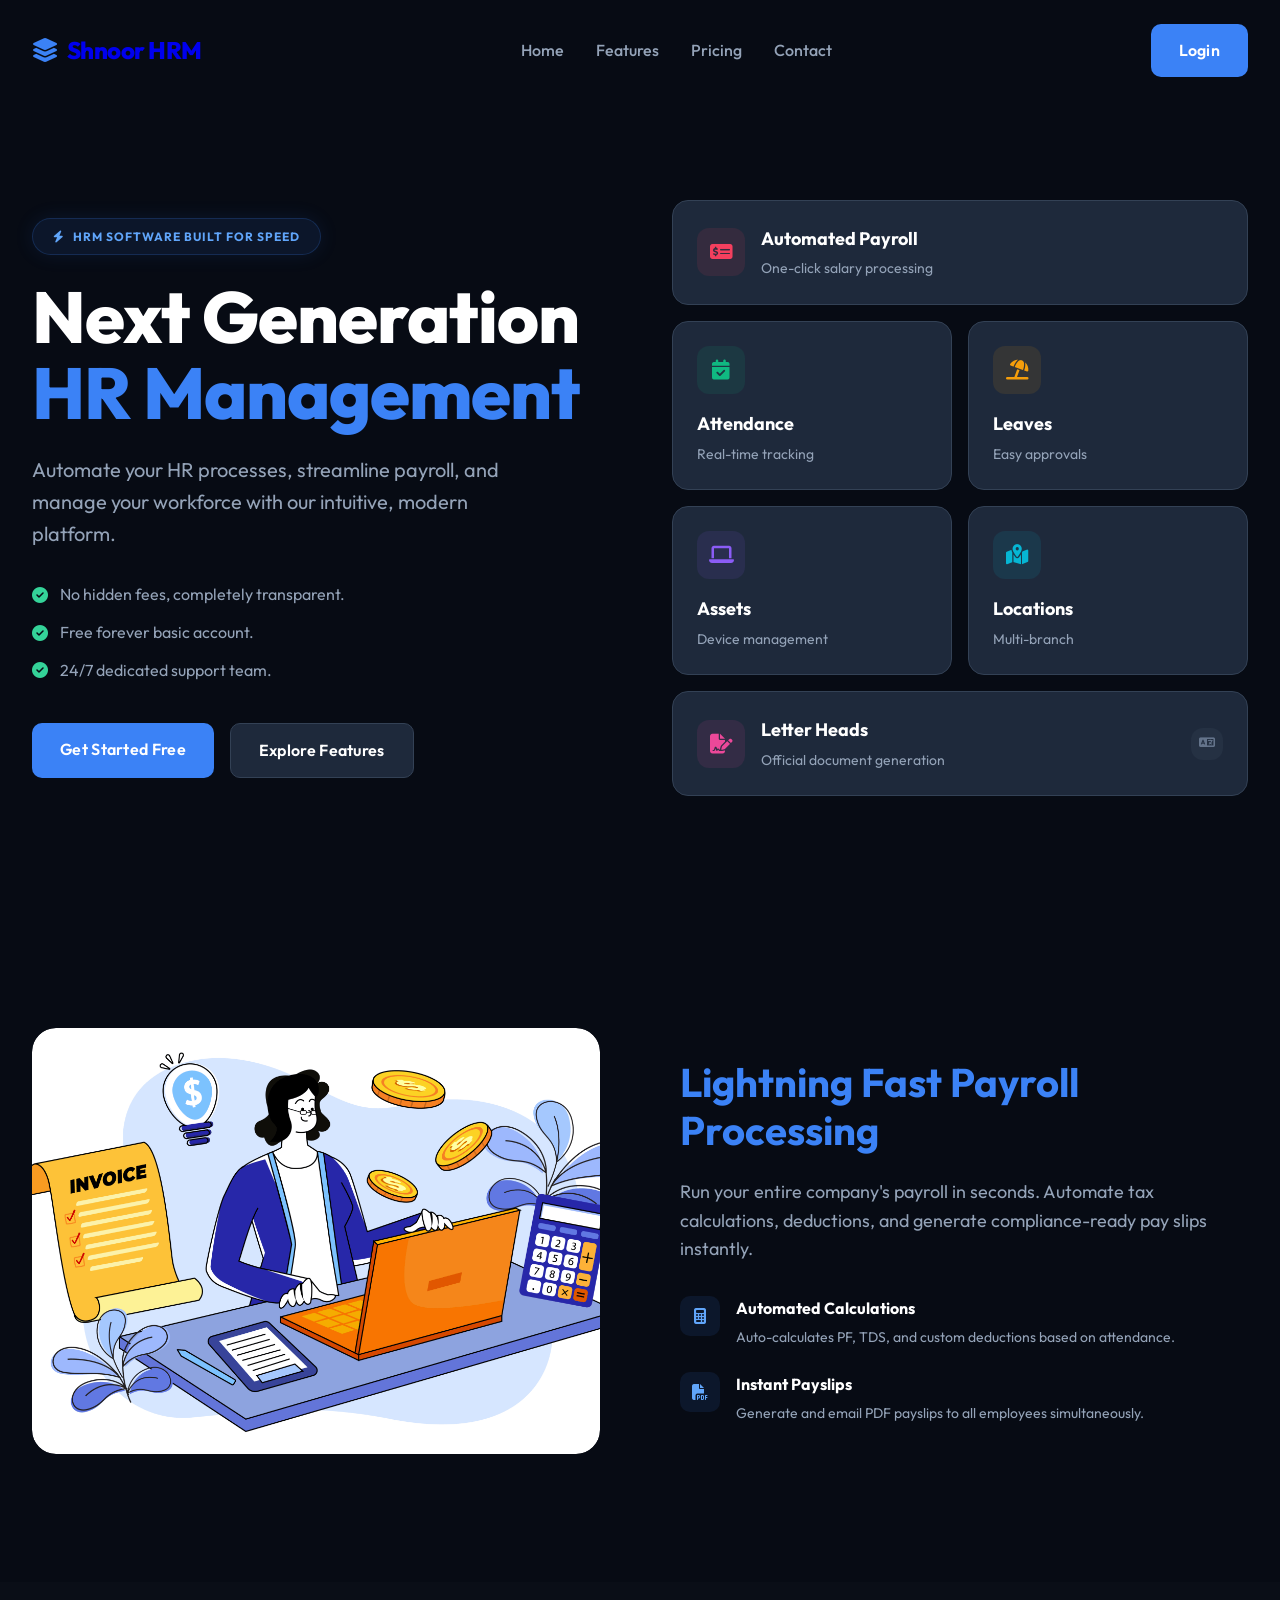
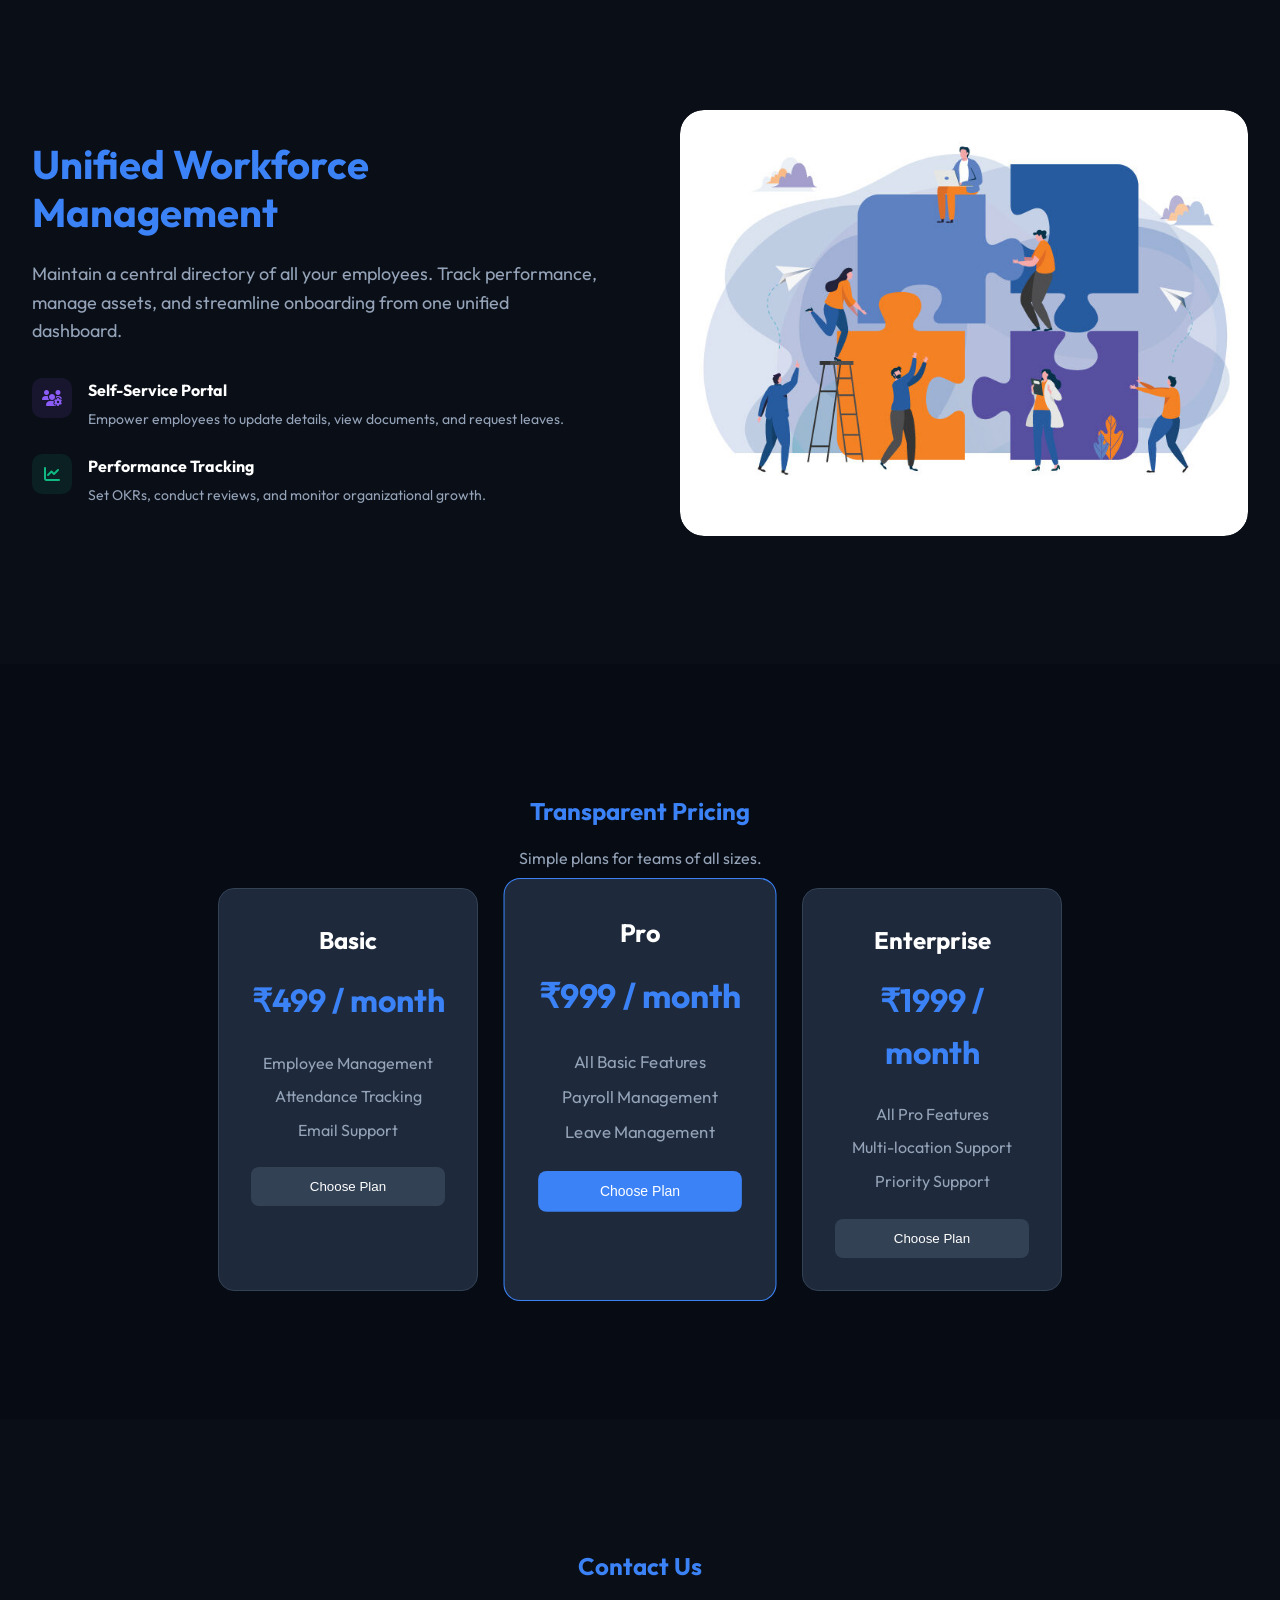
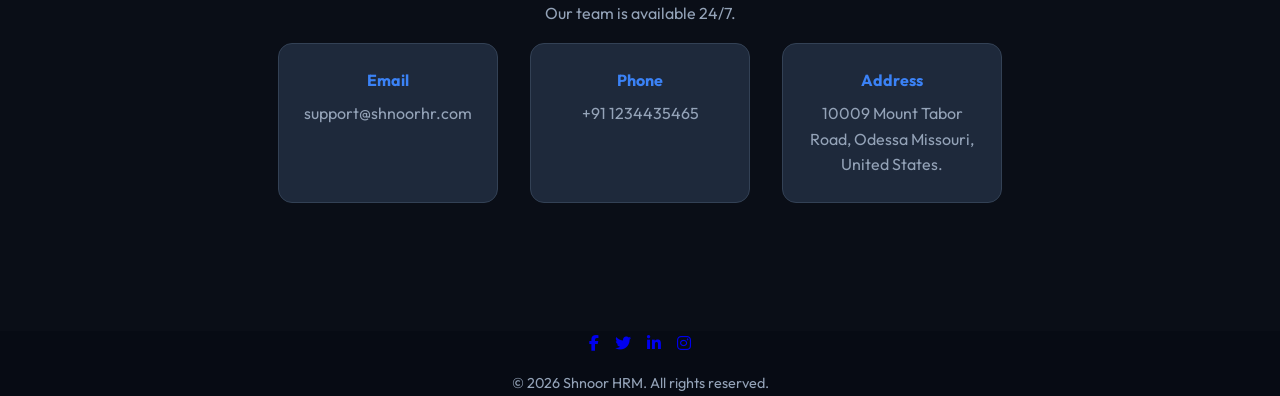
<file: frontend/index.html>
<!DOCTYPE html>
<html lang="en">
<head>
    <meta charset="UTF-8">
    <meta name="viewport" content="width=device-width, initial-scale=1.0">
    <title>Shnoor HRM | Next Generation HR Management</title>
    <link rel="stylesheet" href="styles.css">
    <!-- Icons -->
    <link rel="stylesheet" href="https://cdnjs.cloudflare.com/ajax/libs/font-awesome/6.4.0/css/all.min.css">
</head>
<body>
      
    <!-- Navigation Bar -->
    <nav class="navbar" id="navbar">
        <div class="container">
            <a href="#" class="logo">
                <i class="fa-solid fa-layer-group" style="color: var(--primary);"></i>
                Shnoor HRM
            </a>
            
            <div class="nav-links">
                <a href="#home">Home</a>
                <a href="#features">Features</a>
                <a href="#pricing">Pricing</a>
                <a href="#contact">Contact</a>
            </div>

            <div class="nav-actions">
                <a href="login.html" class="btn btn-primary">Login</a>
            </div>
        </div>
    </nav>

    <!-- Hero Section -->
    <section class="hero" id="home">
        <div class="container hero-grid">
            
            <!-- Hero Left: Content -->
            <div class="hero-content">
                <span class="badge"><i class="fa-solid fa-bolt" style="margin-right: 5px;"></i> HRM software built for speed</span>
                <h1 class="hero-title">Next Generation <br><span class="gradient-text">HR Management</span></h1>
                <p class="hero-desc">Automate your HR processes, streamline payroll, and manage your workforce with our intuitive, modern platform.</p>
                
                <ul class="hero-bullets">
                    <li><i class="fa-solid fa-circle-check"></i> No hidden fees, completely transparent.</li>
                    <li><i class="fa-solid fa-circle-check"></i> Free forever basic account.</li>
                    <li><i class="fa-solid fa-circle-check"></i> 24/7 dedicated support team.</li>
                </ul>

                <div style="display: flex; gap: 1rem;">
                    <a href="login.html" class="btn btn-primary">Get Started Free</a>
                    <a href="#features" class="btn btn-ghost glass-panel">Explore Features</a>
                </div>
            </div>

            <!-- Hero Right: -->
            <div class="features-grid" id="features">
                
                <div class="feature-card glass-panel large">
                    <div class="feature-icon" style="color: #f43f5e; background: rgba(244, 63, 94, 0.1);">
                        <i class="fa-solid fa-money-check-dollar"></i>
                    </div>
                    <div class="feature-info">
                        <h3>Automated Payroll</h3>
                        <p>One-click salary processing</p>
                    </div>
                </div>

                <div class="feature-card glass-panel">
                    <div class="feature-icon" style="color: #10b981; background: rgba(16, 185, 129, 0.1);">
                        <i class="fa-solid fa-calendar-check"></i>
                    </div>
                    <div class="feature-info">
                        <h3>Attendance</h3>
                        <p>Real-time tracking</p>
                    </div>
                </div>

                <div class="feature-card glass-panel">
                    <div class="feature-icon" style="color: #f59e0b; background: rgba(245, 158, 11, 0.1);">
                        <i class="fa-solid fa-umbrella-beach"></i>
                    </div>
                    <div class="feature-info">
                        <h3>Leaves</h3>
                        <p>Easy approvals</p>
                    </div>
                </div>

                <div class="feature-card glass-panel">
                    <div class="feature-icon" style="color: #8b5cf6; background: rgba(139, 92, 246, 0.1);">
                        <i class="fa-solid fa-laptop"></i>
                    </div>
                    <div class="feature-info">
                        <h3>Assets</h3>
                        <p>Device management</p>
                    </div>
                </div>

                <div class="feature-card glass-panel">
                    <div class="feature-icon" style="color: #06b6d4; background: rgba(6, 182, 212, 0.1);">
                        <i class="fa-solid fa-map-location-dot"></i>
                    </div>
                    <div class="feature-info">
                        <h3>Locations</h3>
                        <p>Multi-branch</p>
                    </div>
                </div>

                <div class="feature-card glass-panel large" style="justify-content: space-between;">
                    <div style="display: flex; gap: 1rem; align-items: center;">
                        <div class="feature-icon" style="color: #ec4899; background: rgba(236, 72, 153, 0.1);">
                            <i class="fa-solid fa-file-signature"></i>
                        </div>
                        <div class="feature-info">
                            <h3>Letter Heads</h3>
                            <p>Official document generation</p>
                        </div>
                    </div>
                    <div class="feature-icon" style="color: #64748b; background: rgba(100, 116, 139, 0.1); width: 32px; height: 32px; font-size: 0.8rem;">
                        <i class="fa-solid fa-language"></i>
                    </div>
                </div>

            </div>
        </div>
    </section>

    <!-- Payroll Section -->
    <section class="section" id="payroll">
        <div class="container section-grid">
            <!-- Image Left -->
            <div class="section-image shadow-pulse" style="border: none; background: none;">
                <img src="assets/images/payroll-new.png" class="payroll-img" alt="Payroll Demo" style="width: 100%; height: 100%; object-fit: cover; border-radius: 24px; box-shadow: 0 20px 40px rgba(0,0,0,0.3);">
            </div>
            
            <!-- Text Right -->
            <div class="section-content">
                <h2 class="gradient-text">Lightning Fast Payroll Processing</h2>
                <p>Run your entire company's payroll in seconds. Automate tax calculations, deductions, and generate compliance-ready pay slips instantly.</p>
                
                <div class="feature-list">
                    <div class="feature-item">
                        <div class="feature-item-icon"><i class="fa-solid fa-calculator"></i></div>
                        <div class="feature-item-text">
                            <h4>Automated Calculations</h4>
                            <p>Auto-calculates PF, TDS, and custom deductions based on attendance.</p>
                        </div>
                    </div>
                    <div class="feature-item">
                        <div class="feature-item-icon"><i class="fa-solid fa-file-pdf"></i></div>
                        <div class="feature-item-text">
                            <h4>Instant Payslips</h4>
                            <p>Generate and email PDF payslips to all employees simultaneously.</p>
                        </div>
                    </div>
                </div>
            </div>
        </div>
    </section>

    <!-- Employee Management Section -->
    <section class="section" style="background: rgba(255,255,255,0.01);">
        <div class="container section-grid reversed">
            <!-- Text Left -->
            <div class="section-content">
                <h2 class="gradient-text">Unified Workforce Management</h2>
                <p>Maintain a central directory of all your employees. Track performance, manage assets, and streamline onboarding from one unified dashboard.</p>
                
                <div class="feature-list">
                    <div class="feature-item">
                        <div class="feature-item-icon" style="color: #8b5cf6; background: rgba(139,92,246,0.1);"><i class="fa-solid fa-users-gear"></i></div>
                        <div class="feature-item-text">
                            <h4>Self-Service Portal</h4>
                            <p>Empower employees to update details, view documents, and request leaves.</p>
                        </div>
                    </div>
                    <div class="feature-item">
                        <div class="feature-item-icon" style="color: #10b981; background: rgba(16,185,129,0.1);"><i class="fa-solid fa-chart-line"></i></div>
                        <div class="feature-item-text">
                            <h4>Performance Tracking</h4>
                            <p>Set OKRs, conduct reviews, and monitor organizational growth.</p>
                        </div>
                    </div>
                </div>
            </div>
            
            <!-- Image Right -->
            <div class="section-image shadow-pulse" style="border: none; background: none;">
                <img src="assets/images/workforce-new.jpg" class="workforce-img" alt="Workforce Management" style="width: 100%; height: 100%; object-fit: cover; border-radius: 24px; box-shadow: 0 20px 40px rgba(0,0,0,0.3);">
            </div>
        </div>
    </section>

    <!-- Pricing Section (Stub) -->
    <section class="section" id="pricing" style="text-align: center;">
        <div class="container">
            <h1 class="gradient-text">Transparent Pricing</h1>
            <p style="color: var(--text-muted); margin-top: 1rem;">Simple plans for teams of all sizes.</p>
            <div class="pricing-container">

            <div class="pricing-card">
                <h3>Basic</h3>
                <p class="price">₹499 / month</p>
                <ul>
                    <li>Employee Management</li>
                    <li>Attendance Tracking</li>
                    <li>Email Support</li>
                </ul>
                <button>Choose Plan</button>
            </div>

            <div class="pricing-card highlight">
                <h3>Pro</h3>
                <p class="price">₹999 / month</p>
                <ul>
                    <li>All Basic Features</li>
                    <li>Payroll Management</li>
                    <li>Leave Management</li>
                </ul>
                <button>Choose Plan</button>
            </div>

            <div class="pricing-card">
                <h3>Enterprise</h3>
                <p class="price">₹1999 / month</p>
                <ul>
                    <li>All Pro Features</li>
                    <li>Multi-location Support</li>
                    <li>Priority Support</li>
                </ul>
                <button>Choose Plan</button>
        </div>
    </section>

    <!-- Contact Section (Stub) -->
    <section class="section" id="contact" style="text-align: center; background: rgba(255,255,255,0.01);">
        <div class="container">
            <h1 class="gradient-text">Contact Us</h1>
            <p style="color: var(--text-muted); margin-top: 1rem;">Our team is available 24/7.</p>
            <div class="contact-container">

            <div class="contact-item">
                <h4>Email</h4>
                <p>support@shnoorhr.com</p>
            </div>

            <div class="contact-item">
                <h4>Phone</h4>
                <p>+91 1234435465</p>
            </div>

            <div class="contact-item">
                <h4>Address</h4>
                <p>10009 Mount Tabor Road, Odessa Missouri, United States.</p>
            </div>
        </div>
    </section>

    <! -- Footer -->
    <footer class="footer">
        <div class="container" style="display: flex; flex-direction: column; align-items: center; gap: 1rem;">
            <div style="display: flex; gap: 1rem;">
                <a href="#" class="social-link"><i class="fa-brands fa-facebook-f"></i></a>
                <a href="#" class="social-link"><i class="fa-brands fa-twitter"></i></a>
                <a href="#" class="social-link"><i class="fa-brands fa-linkedin-in"></i></a>
                <a  href="#" class="social-link"><i class="fa-brands fa-instagram"></i></a>
            </div>
            <p style="color: var(--text-muted); font-size: 0.9rem;">&copy; 2026 Shnoor HRM. All rights reserved.</p>
        </div>
    </footer>

    <script src="script.js"></script>
</body>
</html>
</file>
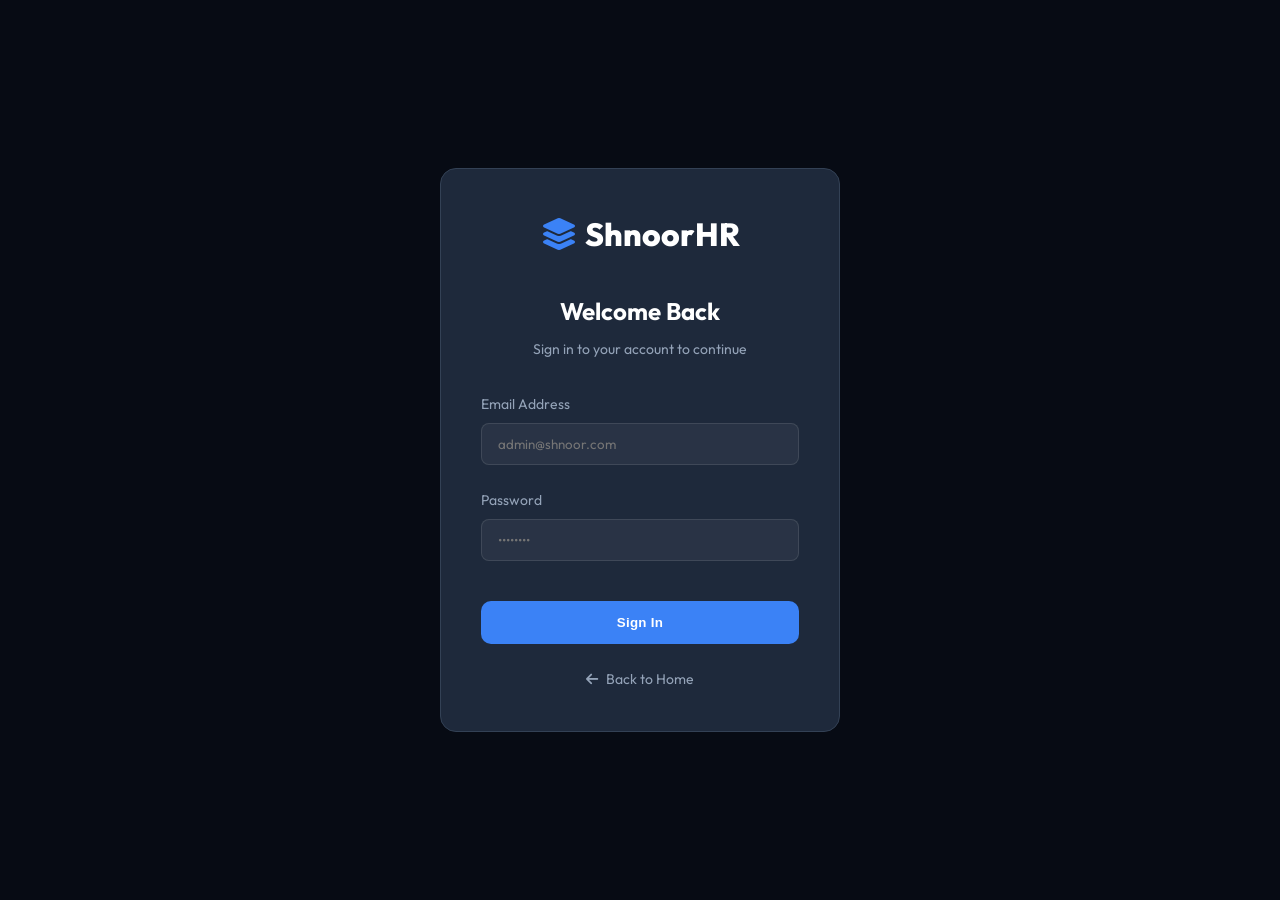
<file: frontend/login.html>
<!DOCTYPE html>
<html lang="en">
<head>
    <meta charset="UTF-8">
    <meta name="viewport" content="width=device-width, initial-scale=1.0">
    <title>Login | Shnoor HRM</title>
    <link rel="stylesheet" href="styles.css">
    <link rel="stylesheet" href="https://cdnjs.cloudflare.com/ajax/libs/font-awesome/6.4.0/css/all.min.css">
    <style>
        .login-wrapper {
            min-height: 100vh;
            display: flex;
            align-items: center;
            justify-content: center;
            padding: 2rem;
            position: relative;
        }

        .login-card {
            width: 100%;
            max-width: 400px;
            padding: 2.5rem;
            text-align: center;
        }

        .login-logo {
            font-size: 2rem;
            font-weight: 800;
            display: flex;
            align-items: center;
            justify-content: center;
            gap: 0.5rem;
            text-decoration: none;
            color: var(--text-main);
            margin-bottom: 2rem;
        }

        .form-group {
            margin-bottom: 1.5rem;
            text-align: left;
        }

        .form-group label {
            display: block;
            margin-bottom: 0.5rem;
            color: var(--text-muted);
            font-size: 0.875rem;
        }

        .form-control {
            width: 100%;
            padding: 0.75rem 1rem;
            background: rgba(255, 255, 255, 0.05);
            border: 1px solid rgba(255, 255, 255, 0.1);
            border-radius: 8px;
            color: var(--text-main);
            font-family: inherit;
            transition: all 0.3s ease;
        }

        .form-control:focus {
            outline: none;
            border-color: var(--primary);
            background: rgba(255, 255, 255, 0.1);
        }

        .login-btn {
            width: 100%;
            margin-top: 1rem;
        }
        
        .back-link {
            display: inline-block;
            margin-top: 1.5rem;
            color: var(--text-muted);
            text-decoration: none;
            font-size: 0.875rem;
            transition: color 0.3s ease;
        }
        
        .back-link:hover {
            color: var(--text-main);
        }
    </style>
</head>
<body>
    <div class="bg-glow-1"></div>
    <div class="bg-glow-2"></div>

    <div class="login-wrapper">
        <div class="glass-panel login-card">
            <a href="index.html" class="login-logo">
                <i class="fa-solid fa-layer-group" style="color: var(--primary);"></i>
                ShnoorHR
            </a>
            
            <h2 style="margin-bottom: 0.5rem;">Welcome Back</h2>
            <p style="color: var(--text-muted); margin-bottom: 2rem; font-size: 0.875rem;">Sign in to your account to continue</p>

            <form id="loginForm">
                <div class="form-group">
                    <label>Email Address</label>
                    <input type="email" id="email" class="form-control" placeholder="admin@shnoor.com" required>
                </div>
                <div class="form-group">
                    <label>Password</label>
                    <input type="password" id="password" class="form-control" placeholder="••••••••" required>
                </div>
                
                <button type="submit" class="btn btn-primary login-btn">Sign In</button>
            </form>
            
            <a href="index.html" class="back-link"><i class="fa-solid fa-arrow-left" style="margin-right: 5px;"></i> Back to Home</a>
        </div>
    </div>
    <script>
        document.getElementById('loginForm').addEventListener('submit', async (e) => {
            e.preventDefault();
            const email = document.getElementById('email').value;
            const pwd = document.getElementById('password').value;

            try {
                const response = await fetch('http://127.0.0.1:8000/api/auth/login/', {
                    method: 'POST',
                    headers: { 'Content-Type': 'application/json' },
                    body: JSON.stringify({ email: email, password: pwd })
                });

                const data = await response.json();

                if (response.ok) {
                    // Save info to localStorage
                    localStorage.setItem('token', data.token);
                    localStorage.setItem('role', data.role);
                    localStorage.setItem('email', data.email);
                    localStorage.setItem('name', data.name);
                    
                    // Redirect based on role
                    const t = new Date().getTime();
                    if (data.role === 'admin' || data.role === 'super_admin') {
                        window.location.href = `admin/admin.html?v=${t}`;
                    } else if (data.role === 'manager') {
                        window.location.href = `manager/manager.html?v=${t}`;
                    } else if (data.role === 'employee') {
                        window.location.href = `employee/employee.html?v=${t}`;
                    } else if (data.role === 'team_leader') {
                        window.location.href = `team_leader/team_leader.html?v=${t}`;
                    } else {
                        alert('Unknown role: ' + data.role);
                    }
                } else {
                    alert('Login failed: ' + (data.message || 'Invalid credentials'));
                }
            } catch (error) {
                console.error('Error during login:', error);
                alert('Connection error. Is the Django backend running?');
            }
        });
    </script>
</body>
</html>
</file>
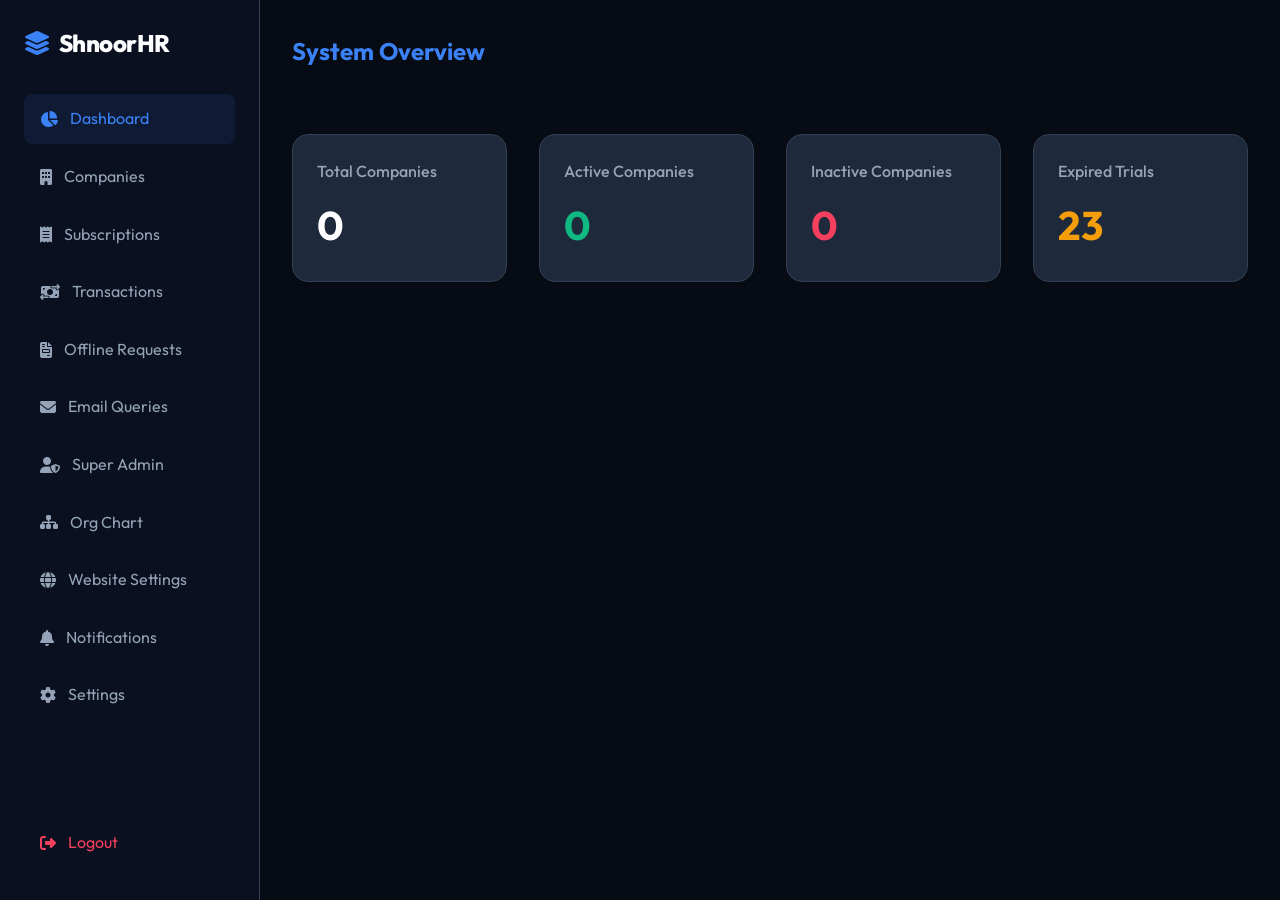
<file: frontend/admin/admin.html>
<!DOCTYPE html>
<html lang="en">
<head>
    <meta charset="UTF-8">
    <title>Admin Dashboard | ShnoorHR</title>
    <link rel="stylesheet" href="../styles.css">
    <link rel="stylesheet" href="admin.css">
    <link rel="stylesheet" href="https://cdnjs.cloudflare.com/ajax/libs/font-awesome/6.4.0/css/all.min.css">
</head>
<body class="admin-layout">
    <div class="bg-glow-1"></div>
    <div class="bg-glow-2"></div>

    <!-- Sidebar -->
    <aside class="sidebar">
        <a href="#" class="logo"><i class="fa-solid fa-layer-group" style="color:var(--primary);"></i> ShnoorHR</a>
        
        <div class="nav-item active" data-target="dashboard"><i class="fa-solid fa-chart-pie"></i> Dashboard</div>
        <div class="nav-item" data-target="companies"><i class="fa-solid fa-building"></i> Companies</div>
        <div class="nav-item" data-target="subscriptions"><i class="fa-solid fa-receipt"></i> Subscriptions</div>
        <div class="nav-item" data-target="transactions"><i class="fa-solid fa-money-bill-transfer"></i> Transactions</div>
        <div class="nav-item" data-target="offline"><i class="fa-solid fa-file-invoice"></i> Offline Requests</div>
        <div class="nav-item" data-target="emails"><i class="fa-solid fa-envelope"></i> Email Queries</div>
        <div class="nav-item" data-target="superadmin"><i class="fa-solid fa-user-shield"></i> Super Admin</div>
        <div class="nav-item" data-target="orgchart"><i class="fa-solid fa-sitemap"></i> Org Chart</div>
        <div class="nav-item" data-target="website"><i class="fa-solid fa-globe"></i> Website Settings</div>
        <div class="nav-item" data-target="notifications"><i class="fa-solid fa-bell"></i> Notifications</div>
        <div class="nav-item" data-target="settings"><i class="fa-solid fa-gear"></i> Settings</div>
        
        <div style="flex:1;"></div>
        <a href="../login.html" class="nav-item" style="color:#f43f5e;"><i class="fa-solid fa-right-from-bracket"></i> Logout</a>
    </aside>

    <!-- Main Content -->
    <main class="main-content">
        
        <!-- View: Dashboard Overview -->
        <section id="dashboard" class="view-section active">
            <h2 class="gradient-text" style="margin-bottom: 2rem;">System Overview</h2>
            
            <div class="dashboard-grid">
                <div class="glass-panel" style="padding: 1.5rem;">
                    <h4 style="color:var(--text-muted); font-weight:500;">Total Companies</h4>
                    <h1 id="dash-total" style="font-size:2.5rem; margin-top:0.5rem;">0</h1>
                </div>
                <div class="glass-panel" style="padding: 1.5rem;">
                    <h4 style="color:var(--text-muted); font-weight:500;">Active Companies</h4>
                    <h1 id="dash-active" style="font-size:2.5rem; color:#10b981; margin-top:0.5rem;">0</h1>
                </div>
                <div class="glass-panel" style="padding: 1.5rem;">
                    <h4 style="color:var(--text-muted); font-weight:500;">Inactive Companies</h4>
                    <h1 id="dash-inactive" style="font-size:2.5rem; color:#f43f5e; margin-top:0.5rem;">0</h1>
                </div>
                <div class="glass-panel" style="padding: 1.5rem;">
                    <h4 style="color:var(--text-muted); font-weight:500;">Expired Trials</h4>
                    <h1 style="font-size:2.5rem; color:#f59e0b; margin-top:0.5rem;">23</h1>
                </div>
            </div>
        </section>

        <!-- View: Companies -->
        <section id="companies" class="view-section">
            <h2 class="gradient-text" style="margin-bottom: 2rem;">Registered Companies</h2>
            
            <div class="glass-panel" style="margin-bottom: 2rem; padding: 1.5rem;">
                <h4 style="margin-bottom: 1rem;">Add New Company</h4>
                <form id="addCompanyForm" style="display: flex; gap: 1rem; align-items: flex-end;">
                    <div class="form-group" style="flex: 1; margin-bottom: 0;">
                        <label>Company Name</label>
                        <input type="text" id="newCompanyName" class="form-control" required style="width:100%; padding:0.75rem; border-radius:8px; border:1px solid var(--glass-border); background:var(--bg-navy); color:#fff;">
                    </div>
                    <div class="form-group" style="flex: 1; margin-bottom: 0;">
                        <label>Email Address</label>
                        <input type="email" id="newCompanyEmail" class="form-control" required style="width:100%; padding:0.75rem; border-radius:8px; border:1px solid var(--glass-border); background:var(--bg-navy); color:#fff;">
                    </div>
                    <button type="submit" class="btn btn-primary" style="padding: 0.75rem 1.5rem;">Add Company</button>
                </form>
            </div>

            <div class="table-container">
                <table>
                    <thead>
                        <tr>
                            <th>Company Name</th>
                            <th>Email Address</th>
                            <th>Total Users</th>
                            <th>Status</th>
                            <th>Actions</th>
                        </tr>
                    </thead>
                    <tbody id="companiesList">
                        <!-- Populated by JS -->
                    </tbody>
                </table>
            </div>
        </section>

        <!-- View: Subscriptions -->
        <section id="subscriptions" class="view-section">
            <h2 class="gradient-text" style="margin-bottom: 2rem;">Subscriptions</h2>
            <div class="table-container">
                <table>
                    <thead>
                        <tr>
                            <th>Company</th>
                            <th>Plan</th>
                            <th>Billing Cycle</th>
                            <th>Status</th>
                        </tr>
                    </thead>
                    <tbody>
                        <tr>
                            <td>TechFlow Inc.</td>
                            <td>Enterprise</td>
                            <td>Annually</td>
                            <td><span class="status active">Active</span></td>
                        </tr>
                        <tr>
                            <td>Startup Hub</td>
                            <td>Pro</td>
                            <td>Monthly</td>
                            <td><span class="status expired">Expired</span></td>
                        </tr>
                    </tbody>
                </table>
            </div>
        </section>

        <!-- View: Transactions -->
        <section id="transactions" class="view-section">
            <h2 class="gradient-text" style="margin-bottom: 2rem;">Recent Transactions</h2>
            <div class="table-container">
                <table>
                    <thead>
                        <tr>
                            <th>Transaction ID</th>
                            <th>Company</th>
                            <th>Amount</th>
                            <th>Date</th>
                            <th>Status</th>
                        </tr>
                    </thead>
                    <tbody>
                        <tr>
                            <td>TXN-98432</td>
                            <td>TechFlow Inc.</td>
                            <td>$1,999.00</td>
                            <td>Oct 24, 2026</td>
                            <td><span class="status active">Success</span></td>
                        </tr>
                        <tr>
                            <td>TXN-98431</td>
                            <td>Startup Hub</td>
                            <td>$99.00</td>
                            <td>Oct 23, 2026</td>
                            <td><span class="status inactive">Failed</span></td>
                        </tr>
                    </tbody>
                </table>
            </div>
        </section>
     <! -- View: Offline Requests -->
        <section id="offline" class="view-section">
            <h2 class="gradient-text" style="margin-bottom: 2rem;">Offline Payment Requests</h2>
            <div class="table-container">
                <table>
                    <thead>
                        <tr>
                            <th>Company</th>
                            <th>Amount</th>
                            <th>Requested On</th>
                            <th>Status</th>
                        </tr>
                    </thead>
                    <tbody>
                        <tr>
                            <td>Nexus Dynamics</td>
                            <td>$499.00</td>
                            <td>Oct 22, 2026</td>
                            <td><span class="status expired">Pending</span></td>
                        </tr>
                    </tbody>
                </table>
            </div>
        </section>
      
        <!-- Email queries -->
        <section id="emails" class="view-section">
            <h2 class="gradient-text" style="margin-bottom: 2rem;">Email Queries</h2>
            <div class="table-container">
                <table>
                    <thead>
                        <tr>
                            <th>From</th>
                            <th>Email</th>
                            <th>Subject</th>
                            <th>Date</th>
                            <th>Status</th>
                        </tr>
                    </thead>
                    <tbody>
                        <tr>
                            <td>Jane Doe</td>
                            <td>jane.doe@example.com</td>
                            <td>Payment Issue</td>
                            <td>Oct 21, 2026</td>
                            <td><span class="status active">Unread</span></td>
                        </tr>
                    </tbody>
                </table>
            </div>
        </section>
        <!-- View: Super Admin -->
        <section id="superadmin" class="view-section">
            <h2 class="gradient-text" style="margin-bottom: 2rem;">Super Admin Management</h2>
            <div class="table-container">
                <table>
                    <thead>
                        <tr>
                            <th>Name</th>
                            <th>Email</th>
                            <th>Role</th>
                            <th>Status</th>
                        </tr>
                    </thead>            
                    <tbody>
                        <tr>
                            <td>John Admin</td>
                            <td>john.admin@example.com</td>
                            <td>Super Admin</td>
                            <td><span class="status active">Active</span></td>
                        </tr>
                    </tbody>
                </table>
            </div>
        </section>
        <!-- View: Website Settings -->
        <section id="website" class="view-section">
            <h2 class="gradient-text" style="margin-bottom: 2rem;">Website Settings</h2>
            <div class="settings-container">
                <div class="setting-item">
                    <h4>Site Title</h4>
                    <input type="text" value="Shnoor HRM" disabled>
                </div>
                <div class="setting-item">
                    <h4>Primary Color</h4>
                    <input type="color" value="#3b82f6" disabled>
                </div>
                <div class="setting-item">
                    <h4>Secondary Color</h4>
                    <input type="color" value="#10b981" disabled>
                </div>
                <div class="setting-item">
                    <h4>Font Family</h4>
                    <select disabled>
                        <option value="sans-serif" selected>Sans Serif</option>
                        <option value="serif">Serif</option>
                        <option value="monospace">Monospace</option>
                    </select>
                </div>
            </div>
        </section>

        <!-- View: Settings -->
        <section id="settings" class="view-section">
            <h2 class="gradient-text" style="margin-bottom: 2rem;">Admin Settings</h2>
            <div class="glass-panel" style="padding: 2rem;">
                <div style="display: grid; grid-template-columns: 1fr 1fr; gap: 2rem;">
                    <div>
                        <h4 style="margin-bottom: 1rem;">Profile Settings</h4>
                        <div class="form-group">
                            <label>Admin Username</label>
                            <input type="text" class="form-control" value="admin" readonly style="width:100%; padding:0.75rem; border-radius:8px; border:1px solid var(--glass-border); background:var(--bg-navy); color:#fff; opacity: 0.7;">
                        </div>
                        <button class="btn btn-primary" style="margin-top: 1rem;">Save Changes</button>
                    </div>
                    <div>
                        <h4 style="margin-bottom: 1rem;">System Security</h4>
                        <div style="display: flex; justify-content: space-between; align-items: center; padding: 1rem; background: rgba(255,255,255,0.05); border-radius: 8px;">
                            <span>Two-Factor Authentication</span>
                            <span class="status inactive">Disabled</span>
                        </div>
                    </div>
                </div>
            </div>
        </section>  
        
        <!-- View: Org Chart -->
        <section id="orgchart" class="view-section">
            <h2 class="gradient-text" style="margin-bottom: 2rem;">Organization Chart</h2>
            
            <div class="glass-panel" style="margin-bottom: 2rem; padding: 1.5rem;">
                <h4 style="margin-bottom: 1rem;">Add Node to Org Chart</h4>
                <form id="addOrgNodeForm" style="display: grid; grid-template-columns: repeat(auto-fit, minmax(200px, 1fr)); gap: 1rem; align-items: flex-end;">
                    <div class="form-group">
                        <label>Name</label>
                        <input type="text" id="nodeName" class="form-control" required style="width:100%; padding:0.75rem; border-radius:8px; border:1px solid var(--glass-border); background:var(--bg-navy); color:#fff;">
                    </div>
                    <div class="form-group">
                        <label>Role</label>
                        <input type="text" id="nodeRole" class="form-control" required style="width:100%; padding:0.75rem; border-radius:8px; border:1px solid var(--glass-border); background:var(--bg-navy); color:#fff;">
                    </div>
                    <div class="form-group">
                        <label>Department</label>
                        <input type="text" id="nodeDept" class="form-control" required style="width:100%; padding:0.75rem; border-radius:8px; border:1px solid var(--glass-border); background:var(--bg-navy); color:#fff;">
                    </div>
                    <div class="form-group">
                        <label>Company</label>
                        <input type="text" id="nodeCompany" class="form-control" required style="width:100%; padding:0.75rem; border-radius:8px; border:1px solid var(--glass-border); background:var(--bg-navy); color:#fff;">
                    </div>
                    <div class="form-group">
                        <label>Employee Months</label>
                        <input type="number" id="nodeMonths" class="form-control" required style="width:100%; padding:0.75rem; border-radius:8px; border:1px solid var(--glass-border); background:var(--bg-navy); color:#fff;">
                    </div>
                    <div class="form-group">
                        <label>Work Mode</label>
                        <select id="nodeWorkMode" class="form-control" style="width:100%; padding:0.75rem; border-radius:8px; border:1px solid var(--glass-border); background:var(--bg-navy); color:#fff;">
                            <option value="onsite">Onsite</option>
                            <option value="hybrid">Hybrid</option>
                            <option value="remote" selected>Remote</option>
                        </select>
                    </div>
                    <div class="form-group">
                        <label>Reports To (Manager ID)</label>
                        <input type="number" id="nodeManager" class="form-control" style="width:100%; padding:0.75rem; border-radius:8px; border:1px solid var(--glass-border); background:var(--bg-navy); color:#fff;" placeholder="Leave empty for Top Level">
                    </div>
                    <button type="submit" class="btn btn-primary" style="padding: 0.75rem 1.5rem;">Add Node</button>
                </form>
            </div>

            <div class="org-chart-container">
                <div id="orgChartTree" class="tree">
                    <!-- Recursive Tree Structure will be injected here -->
                </div>
            </div>
        </section>
        
        <!-- View: Notifications -->
        <section id="notifications" class="view-section">
            <h2 class="gradient-text" style="margin-bottom: 2rem;">Announcements</h2>
            
            <div class="glass-panel" style="margin-bottom: 2rem; padding: 1.5rem;">
                <h4 style="margin-bottom: 1rem;">Send Announcement to Managers</h4>
                <form id="sendNotificationForm" style="display: flex; flex-direction: column; gap: 1rem;">
                    <div class="form-group" style="margin-bottom: 0;">
                        <label>Title</label>
                        <input type="text" id="notifTitle" class="form-control" required style="width:100%; padding:0.75rem; border-radius:8px; border:1px solid var(--glass-border); background:var(--bg-navy); color:#fff;" placeholder="Announcement Title">
                    </div>
                    <div class="form-group" style="margin-bottom: 0;">
                        <label>Message</label>
                        <textarea id="notifMessage" class="form-control" required style="width:100%; padding:0.75rem; border-radius:8px; border:1px solid var(--glass-border); background:var(--bg-navy); color:#fff; min-height: 100px;" placeholder="Type your message here..."></textarea>
                    </div>
                    <button type="submit" class="btn btn-primary" style="padding: 0.75rem 1.5rem; width: fit-content;">Send Announcement</button>
                </form>
            </div>

            <h4 style="margin-bottom: 1rem; color: var(--text-main);">Sent Announcements</h4>
            <div class="table-container">
                <table>
                    <thead>
                        <tr>
                            <th>Date</th>
                            <th>Title</th>
                            <th>Message</th>
                            <th>Target</th>
                        </tr>
                    </thead>
                    <tbody id="sentNotificationsList">
                        <!-- Populated by JS -->
                    </tbody>
                </table>
            </div>
        </section>

    </main>

    <script src="admin.js?v=3"></script>
</body>
</html>
</file>
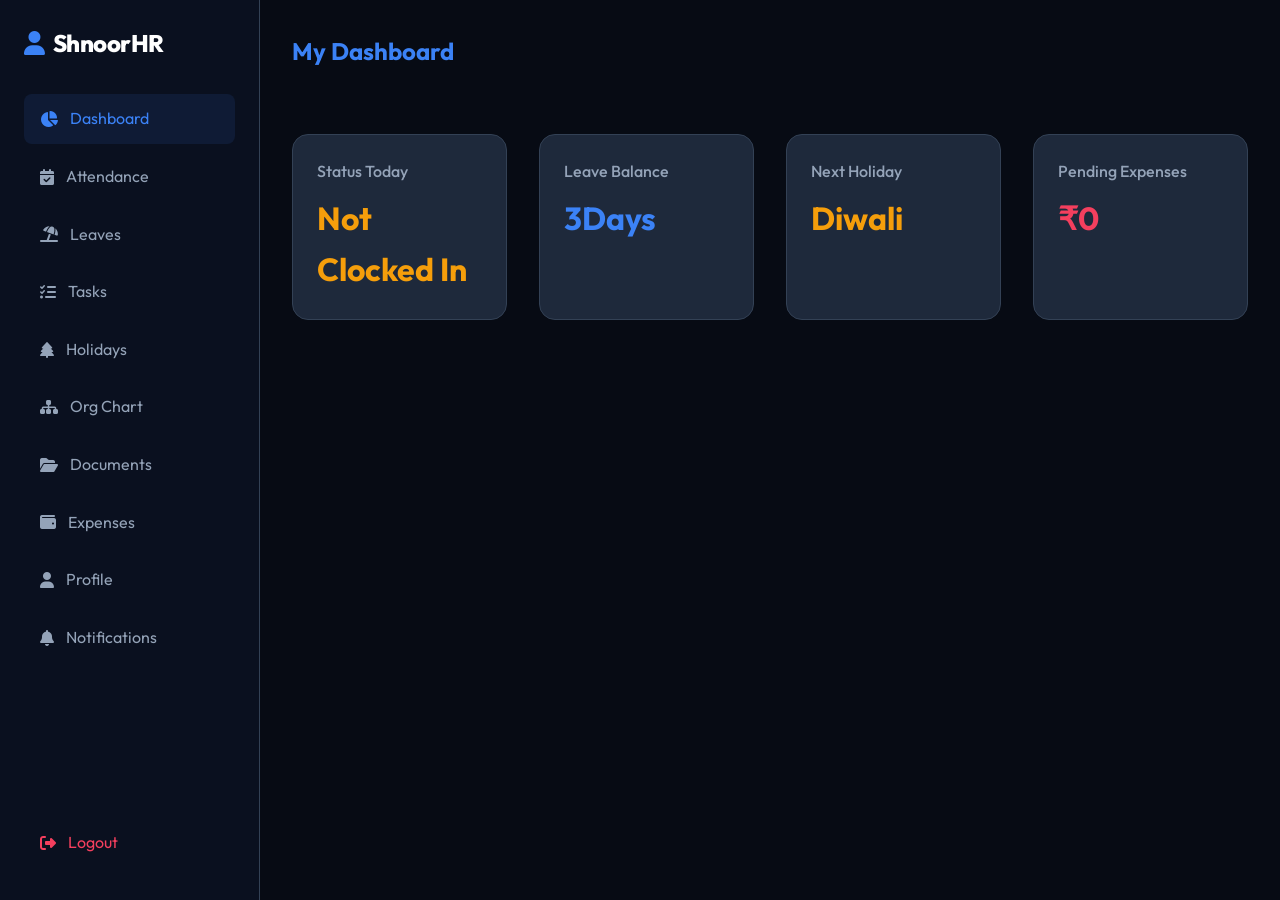
<file: frontend/employee/employee.html>
<!DOCTYPE html>
<html lang="en">

<head>
    <meta charset="UTF-8">
    <title>Employee Dashboard | ShnoorHR</title>
    <link rel="stylesheet" href="../styles.css?v=2">
    <link rel="stylesheet" href="employee.css?v=3">
    <link rel="stylesheet" href="https://cdnjs.cloudflare.com/ajax/libs/font-awesome/6.4.0/css/all.min.css">
</head>

<body class="admin-layout">
    <div class="bg-glow-1"></div>
    <div class="bg-glow-2"></div>

    <!-- Sidebar -->
    <aside class="sidebar">
        <a href="#" class="logo"><i class="fa-solid fa-user" style="color:var(--primary);"></i> ShnoorHR</a>

        <div class="nav-item active" data-target="dashboard"><i class="fa-solid fa-chart-pie"></i> Dashboard</div>
        <div class="nav-item" data-target="attendance"><i class="fa-solid fa-calendar-check"></i> Attendance</div>
        <div class="nav-item" data-target="leaves"><i class="fa-solid fa-umbrella-beach"></i> Leaves</div>
        <div class="nav-item" data-target="tasks"><i class="fa-solid fa-list-check"></i> Tasks</div>
        <div class="nav-item" data-target="holidays"><i class="fa-solid fa-tree"></i> Holidays</div>
        <div class="nav-item" data-target="orgchart"><i class="fa-solid fa-sitemap"></i> Org Chart</div>
        <div class="nav-item" data-target="documents"><i class="fa-solid fa-folder-open"></i> Documents</div>
        <div class="nav-item" data-target="expenses"><i class="fa-solid fa-wallet"></i> Expenses</div>
        <div class="nav-item" data-target="profile"><i class="fa-solid fa-user"></i> Profile</div>
        <div class="nav-item" data-target="notifications"><i class="fa-solid fa-bell"></i> Notifications</div>


        <div style="flex:1;"></div>
        <a href="../login.html" class="nav-item" style="color:#f43f5e;"><i class="fa-solid fa-right-from-bracket"></i>
            Logout</a>
    </aside>

    <!-- Main Content -->
    <main class="main-content">

        <!-- View: Dashboard Overview -->
        <section id="dashboard" class="view-section active">
            <h2 class="gradient-text" style="margin-bottom: 2rem;">My Dashboard</h2>

            <div class="dashboard-grid">
                <div class="glass-panel" style="padding: 1.5rem;">
                    <h4 style="color:var(--text-muted); font-weight:500;">Status Today</h4>
                    <h1 id="dash-status" style="font-size:2.0rem; margin-top:0.5rem; color:#10b981;">Present</h1>
                </div>
                <div class="glass-panel" style="padding: 1.5rem;">
                    <h4 style="color:var(--text-muted); font-weight:500;">Leave Balance</h4>
                    <h1 id="dash-leave-bal" style="font-size:2.0rem; color:var(--primary); margin-top:0.5rem;">3Days</h1>
                </div>
                <div class="glass-panel" style="padding: 1.5rem;">
                    <h4 style="color:var(--text-muted); font-weight:500;">Next Holiday</h4>
                    <h1 id="dash-next-hol" style="font-size:2.0rem; color:#f59e0b; margin-top:0.5rem;">Diwali</h1>
                </div>
                <div class="glass-panel" style="padding: 1.5rem;">
                    <h4 style="color:var(--text-muted); font-weight:500;">Pending Expenses</h4>
                    <h1 id="dash-expenses" style="font-size:2.0rem; color:#f43f5e; margin-top:0.5rem;">₹0</h1>
                </div>
            </div>
        </section>

        <!-- View: Attendance -->
        <section id="attendance" class="view-section">
            <div style="display: flex; justify-content: space-between; align-items: center; margin-bottom: 2rem;">
                <h2 class="gradient-text">My Attendance</h2>
                <div>
                    <button id="clock-in-btn" class="btn btn-primary" style="padding: 0.5rem 1rem;"><i class="fa-solid fa-clock"></i>
                        Clock In</button>
                    <button id="clock-out-btn" class="btn btn-ghost" style="padding: 0.5rem 1rem;">Clock Out</button>
                </div>
            </div>
            <div class="table-container">
                <table>
                    <thead>
                        <tr>
                            <th>Date</th>
                            <th>Check In</th>
                            <th>Check Out</th>
                            <th>Status</th>
                        </tr>
                    </thead>
                    <tbody id="attendanceList">
                        <!-- Populated dynamically -->
                    </tbody>
                </table>
            </div>
        </section>

        <!-- View: Leaves -->
        <section id="leaves" class="view-section">
            <div style="display: flex; justify-content: space-between; align-items: center; margin-bottom: 2rem;">
                <h2 class="gradient-text">My Leaves</h2>
                <button class="btn btn-primary" style="padding: 0.5rem 1rem;" onclick="document.getElementById('leave-form-container').style.display='block'">Apply Leave</button>
            </div>

            <div id="leave-form-container" class="glass-panel" style="display:none; margin-bottom: 2rem; padding: 1.5rem;">
                <h4 style="margin-bottom: 1rem;">Submit Leave Request</h4>
                <form id="applyLeaveForm" style="display: flex; gap: 1rem; align-items: flex-end; flex-wrap: wrap;">
                    <div class="form-group" style="flex: 1; min-width: 150px; margin-bottom: 0;">
                        <label>Leave Type</label>
                        <select id="leaveType" class="form-control" required style="width:100%; padding:0.75rem; border-radius:8px; border:1px solid var(--glass-border); background:var(--bg-navy); color:#fff;">
                            <option value="Sick">Sick</option>
                            <option value="Casual">Casual</option>
                            <option value="Vacation">Vacation</option>
                        </select>
                    </div>
                    <div class="form-group" style="flex: 1; min-width: 150px; margin-bottom: 0;">
                        <label>Start Date</label>
                        <input type="date" id="leaveStart" class="form-control" required style="width:100%; padding:0.75rem; border-radius:8px; border:1px solid var(--glass-border); background:var(--bg-navy); color:#fff;">
                    </div>
                    <div class="form-group" style="flex: 1; min-width: 150px; margin-bottom: 0;">
                        <label>End Date</label>
                        <input type="date" id="leaveEnd" class="form-control" required style="width:100%; padding:0.75rem; border-radius:8px; border:1px solid var(--glass-border); background:var(--bg-navy); color:#fff;">
                    </div>
                    <div class="form-group" style="flex: 2; min-width: 250px; margin-bottom: 0;">
                        <label>Reason</label>
                        <input type="text" id="leaveReason" class="form-control" required style="width:100%; padding:0.75rem; border-radius:8px; border:1px solid var(--glass-border); background:var(--bg-navy); color:#fff;" placeholder="Brief reason">
                    </div>
                    <button type="submit" class="btn btn-primary" style="padding: 0.75rem 1.5rem;">Submit</button>
                    <button type="button" class="btn btn-ghost" style="padding: 0.75rem 1.5rem;" onclick="document.getElementById('leave-form-container').style.display='none'">Cancel</button>
                </form>
            </div>

            <div class="dashboard-grid" style="margin-bottom: 2rem;">
                <div class="glass-panel" style="padding: 1.5rem; text-align: center;">
                    <h4 style="color:var(--text-muted);">Total Leaves</h4>
                    <h1 id="leave-bal-total" style="font-size:2rem; color:var(--primary);">0</h1>
                </div>
                <div class="glass-panel" style="padding: 1.5rem; text-align: center;">
                    <h4 style="color:var(--text-muted);">Approved</h4>
                    <h1 id="leave-bal-approved" style="font-size:2rem; color:#10b981;">0</h1>
                </div>
                <div class="glass-panel" style="padding: 1.5rem; text-align: center;">
                    <h4 style="color:var(--text-muted);">Pending</h4>
                    <h1 id="leave-bal-pending" style="font-size:2rem; color:#f59e0b;">0</h1>
                </div>
            </div>

            <div class="table-container" style="margin-bottom: 2rem;">
                <table>
                    <thead>
                        <tr>
                            <th>Type</th>
                            <th>Dates</th>
                            <th>Reason</th>
                            <th>Status</th>
                        </tr>
                    </thead>
                    <tbody id="leavesList">
                        <!-- Populated dynamically -->
                    </tbody>
                </table>
            </div>

            <div class="table-container">
                <table>
                    <thead>
                        <tr>
                            <th>Leave Type</th>
                            <th>Duration</th>
                            <th>Reason</th>
                            <th>Status</th>
                        </tr>
                    </thead>
                    <tbody>
                        <tr>
                            <td>Sick Leave</td>
                            <td>Oct 10 - Oct 11 (2 Days)</td>
                            <td>Viral Fever</td>
                            <td><span class="status active">Approved</span></td>
                        </tr>
                    </tbody>
                </table>
            </div>
        </section>

        <!-- View: Tasks -->
        <section id="tasks" class="view-section">
            <h2 class="gradient-text" style="margin-bottom: 2rem;">My Tasks</h2>
            <div class="table-container">
                <table>
                    <thead>
                        <tr>
                            <th>Task Name</th>
                            <th>Instructions</th>
                            <th>My Note</th>
                            <th>Deadline</th>
                            <th>Priority</th>
                            <th>Status</th>
                            <th>Action</th>
                        </tr>
                    </thead>
                    <tbody id="tasksList">
                        <!-- Populated dynamically -->
                    </tbody>
                </table>
            </div>
        </section>

        <!-- View: Holidays -->
        <section id="holidays" class="view-section">
            <h2 class="gradient-text" style="margin-bottom: 2rem;">Company Holidays</h2>

            <!-- Upcoming Holidays List -->
            <div class="table-container" style="margin-bottom: 2rem;">
                <table>
                    <thead>
                        <tr>
                            <th>Holiday Name</th>
                            <th>Date</th>
                        </tr>
                    </thead>
                    <tbody id="holidaysList">
                        <!-- Populated dynamically -->
                    </tbody>
                </table>
            </div>

            <!-- Calendar Grid -->
            <div class="glass-panel" style="padding: 1.5rem; margin-bottom: 2rem;">
                <div style="display: flex; justify-content: space-between; align-items: center; margin-bottom: 1.5rem;">
                    <h3 style="color: var(--text-main);">Year 2026 Calendar</h3>
                    <div style="display: flex; gap: 1rem; font-size: 0.8rem;">
                        <span style="display: flex; align-items: center; gap: 0.5rem;">
                            <div style="width:12px; height:12px; border-radius:3px; background:rgba(255,255,255,0.05);">
                            </div> Weekend
                        </span>
                        <span style="display: flex; align-items: center; gap: 0.5rem;">
                            <div style="width:12px; height:12px; border-radius:3px; background:rgba(16,185,129,0.2);">
                            </div> Holiday
                        </span>
                        <span style="display: flex; align-items: center; gap: 0.5rem;">
                            <div style="width:12px; height:12px; border-radius:3px; background:rgba(245,158,11,0.2);">
                            </div> Leave
                        </span>
                    </div>
                </div>

                <table style="width: 100%; border-collapse: collapse;">
                    <tbody>
                        <!-- January -->
                        <tr onclick="this.nextElementSibling.style.display = this.nextElementSibling.style.display === 'none' ? 'table-row' : 'none'"
                            style="cursor: pointer; border-bottom: 1px solid rgba(255,255,255,0.05);">
                            <td style="padding: 1rem; font-weight: 600; color: var(--text-main);">January 2026</td>
                            <td style="text-align: right; padding: 1rem; color: var(--text-muted);"><i
                                    class="fa-solid fa-chevron-down"></i></td>
                        </tr>
                        <tr style="display: none;">
                            <td colspan="2" style="padding: 1.5rem 0;">
                                <div
                                    style="display: grid; grid-template-columns: repeat(7, 1fr); gap: 0.5rem; text-align: center;">
                                    <div style="font-weight: 600; color: var(--text-muted); padding-bottom: 0.5rem;">Sun
                                    </div>
                                    <div style="font-weight: 600; color: var(--text-muted); padding-bottom: 0.5rem;">Mon
                                    </div>
                                    <div style="font-weight: 600; color: var(--text-muted); padding-bottom: 0.5rem;">Tue
                                    </div>
                                    <div style="font-weight: 600; color: var(--text-muted); padding-bottom: 0.5rem;">Wed
                                    </div>
                                    <div style="font-weight: 600; color: var(--text-muted); padding-bottom: 0.5rem;">Thu
                                    </div>
                                    <div style="font-weight: 600; color: var(--text-muted); padding-bottom: 0.5rem;">Fri
                                    </div>
                                    <div style="font-weight: 600; color: var(--text-muted); padding-bottom: 0.5rem;">Sat
                                    </div>
                                    <div></div>
                                    <div></div>
                                    <div></div>
                                    <div style="padding: 1rem 0; border-radius: 8px; background: rgba(16,185,129,0.2); color: #10b981; font-weight:bold;"
                                        title="New Year">1</div>
                                    <div
                                        style="padding: 1rem 0; border-radius: 8px; background: rgba(255,255,255,0.02); ">
                                        2</div>
                                    <div
                                        style="padding: 1rem 0; border-radius: 8px; background: rgba(255,255,255,0.02); ">
                                        3</div>
                                    <div style="padding: 1rem 0; border-radius: 8px; background: rgba(255,255,255,0.05); color: var(--text-muted);"
                                        title="Weekend">4</div>
                                    <div style="padding: 1rem 0; border-radius: 8px; background: rgba(255,255,255,0.05); color: var(--text-muted);"
                                        title="Weekend">5</div>
                                    <div
                                        style="padding: 1rem 0; border-radius: 8px; background: rgba(255,255,255,0.02); ">
                                        6</div>
                                    <div
                                        style="padding: 1rem 0; border-radius: 8px; background: rgba(255,255,255,0.02); ">
                                        7</div>
                                    <div
                                        style="padding: 1rem 0; border-radius: 8px; background: rgba(255,255,255,0.02); ">
                                        8</div>
                                    <div
                                        style="padding: 1rem 0; border-radius: 8px; background: rgba(255,255,255,0.02); ">
                                        9</div>
                                    <div
                                        style="padding: 1rem 0; border-radius: 8px; background: rgba(255,255,255,0.02); ">
                                        10</div>
                                    <div style="padding: 1rem 0; border-radius: 8px; background: rgba(255,255,255,0.05); color: var(--text-muted);"
                                        title="Weekend">11</div>
                                    <div style="padding: 1rem 0; border-radius: 8px; background: rgba(255,255,255,0.05); color: var(--text-muted);"
                                        title="Weekend">12</div>
                                    <div
                                        style="padding: 1rem 0; border-radius: 8px; background: rgba(255,255,255,0.02); ">
                                        13</div>
                                    <div
                                        style="padding: 1rem 0; border-radius: 8px; background: rgba(255,255,255,0.02); ">
                                        14</div>
                                    <div
                                        style="padding: 1rem 0; border-radius: 8px; background: rgba(255,255,255,0.02); ">
                                        15</div>
                                    <div
                                        style="padding: 1rem 0; border-radius: 8px; background: rgba(255,255,255,0.02); ">
                                        16</div>
                                    <div
                                        style="padding: 1rem 0; border-radius: 8px; background: rgba(255,255,255,0.02); ">
                                        17</div>
                                    <div style="padding: 1rem 0; border-radius: 8px; background: rgba(255,255,255,0.05); color: var(--text-muted);"
                                        title="Weekend">18</div>
                                    <div style="padding: 1rem 0; border-radius: 8px; background: rgba(255,255,255,0.05); color: var(--text-muted);"
                                        title="Weekend">19</div>
                                    <div
                                        style="padding: 1rem 0; border-radius: 8px; background: rgba(255,255,255,0.02); ">
                                        20</div>
                                    <div
                                        style="padding: 1rem 0; border-radius: 8px; background: rgba(255,255,255,0.02); ">
                                        21</div>
                                    <div
                                        style="padding: 1rem 0; border-radius: 8px; background: rgba(255,255,255,0.02); ">
                                        22</div>
                                    <div
                                        style="padding: 1rem 0; border-radius: 8px; background: rgba(255,255,255,0.02); ">
                                        23</div>
                                    <div
                                        style="padding: 1rem 0; border-radius: 8px; background: rgba(255,255,255,0.02); ">
                                        24</div>
                                    <div style="padding: 1rem 0; border-radius: 8px; background: rgba(255,255,255,0.05); color: var(--text-muted);"
                                        title="Weekend">25</div>
                                    <div style="padding: 1rem 0; border-radius: 8px; background: rgba(255,255,255,0.05); color: var(--text-muted);"
                                        title="Weekend">26</div>
                                    <div
                                        style="padding: 1rem 0; border-radius: 8px; background: rgba(255,255,255,0.02); ">
                                        27</div>
                                    <div
                                        style="padding: 1rem 0; border-radius: 8px; background: rgba(255,255,255,0.02); ">
                                        28</div>
                                </div>
                            </td>
                        </tr>
                        <!-- February -->
                        <tr onclick="this.nextElementSibling.style.display = this.nextElementSibling.style.display === 'none' ? 'table-row' : 'none'"
                            style="cursor: pointer; border-bottom: 1px solid rgba(255,255,255,0.05);">
                            <td style="padding: 1rem; font-weight: 600; color: var(--text-main);">February 2026</td>
                            <td style="text-align: right; padding: 1rem; color: var(--text-muted);"><i
                                    class="fa-solid fa-chevron-down"></i></td>
                        </tr>
                        <tr style="display: none;">
                            <td colspan="2" style="padding: 1.5rem 0;">
                                <div
                                    style="display: grid; grid-template-columns: repeat(7, 1fr); gap: 0.5rem; text-align: center;">
                                    <div style="font-weight: 600; color: var(--text-muted); padding-bottom: 0.5rem;">Sun
                                    </div>
                                    <div style="font-weight: 600; color: var(--text-muted); padding-bottom: 0.5rem;">Mon
                                    </div>
                                    <div style="font-weight: 600; color: var(--text-muted); padding-bottom: 0.5rem;">Tue
                                    </div>
                                    <div style="font-weight: 600; color: var(--text-muted); padding-bottom: 0.5rem;">Wed
                                    </div>
                                    <div style="font-weight: 600; color: var(--text-muted); padding-bottom: 0.5rem;">Thu
                                    </div>
                                    <div style="font-weight: 600; color: var(--text-muted); padding-bottom: 0.5rem;">Fri
                                    </div>
                                    <div style="font-weight: 600; color: var(--text-muted); padding-bottom: 0.5rem;">Sat
                                    </div>
                                    <div></div>
                                    <div></div>
                                    <div></div>
                                    <div></div>
                                    <div
                                        style="padding: 1rem 0; border-radius: 8px; background: rgba(255,255,255,0.02); ">
                                        1</div>
                                    <div
                                        style="padding: 1rem 0; border-radius: 8px; background: rgba(255,255,255,0.02); ">
                                        2</div>
                                    <div style="padding: 1rem 0; border-radius: 8px; background: rgba(255,255,255,0.05); color: var(--text-muted);"
                                        title="Weekend">3</div>
                                    <div style="padding: 1rem 0; border-radius: 8px; background: rgba(255,255,255,0.05); color: var(--text-muted);"
                                        title="Weekend">4</div>
                                    <div
                                        style="padding: 1rem 0; border-radius: 8px; background: rgba(255,255,255,0.02); ">
                                        5</div>
                                    <div
                                        style="padding: 1rem 0; border-radius: 8px; background: rgba(255,255,255,0.02); ">
                                        6</div>
                                    <div
                                        style="padding: 1rem 0; border-radius: 8px; background: rgba(255,255,255,0.02); ">
                                        7</div>
                                    <div
                                        style="padding: 1rem 0; border-radius: 8px; background: rgba(255,255,255,0.02); ">
                                        8</div>
                                    <div
                                        style="padding: 1rem 0; border-radius: 8px; background: rgba(255,255,255,0.02); ">
                                        9</div>
                                    <div style="padding: 1rem 0; border-radius: 8px; background: rgba(255,255,255,0.05); color: var(--text-muted);"
                                        title="Weekend">10</div>
                                    <div style="padding: 1rem 0; border-radius: 8px; background: rgba(255,255,255,0.05); color: var(--text-muted);"
                                        title="Weekend">11</div>
                                    <div
                                        style="padding: 1rem 0; border-radius: 8px; background: rgba(255,255,255,0.02); ">
                                        12</div>
                                    <div
                                        style="padding: 1rem 0; border-radius: 8px; background: rgba(255,255,255,0.02); ">
                                        13</div>
                                    <div
                                        style="padding: 1rem 0; border-radius: 8px; background: rgba(255,255,255,0.02); ">
                                        14</div>
                                    <div
                                        style="padding: 1rem 0; border-radius: 8px; background: rgba(255,255,255,0.02); ">
                                        15</div>
                                    <div
                                        style="padding: 1rem 0; border-radius: 8px; background: rgba(255,255,255,0.02); ">
                                        16</div>
                                    <div style="padding: 1rem 0; border-radius: 8px; background: rgba(255,255,255,0.05); color: var(--text-muted);"
                                        title="Weekend">17</div>
                                    <div style="padding: 1rem 0; border-radius: 8px; background: rgba(255,255,255,0.05); color: var(--text-muted);"
                                        title="Weekend">18</div>
                                    <div
                                        style="padding: 1rem 0; border-radius: 8px; background: rgba(255,255,255,0.02); ">
                                        19</div>
                                    <div
                                        style="padding: 1rem 0; border-radius: 8px; background: rgba(255,255,255,0.02); ">
                                        20</div>
                                    <div
                                        style="padding: 1rem 0; border-radius: 8px; background: rgba(255,255,255,0.02); ">
                                        21</div>
                                    <div
                                        style="padding: 1rem 0; border-radius: 8px; background: rgba(255,255,255,0.02); ">
                                        22</div>
                                    <div
                                        style="padding: 1rem 0; border-radius: 8px; background: rgba(255,255,255,0.02); ">
                                        23</div>
                                    <div style="padding: 1rem 0; border-radius: 8px; background: rgba(255,255,255,0.05); color: var(--text-muted);"
                                        title="Weekend">24</div>
                                    <div style="padding: 1rem 0; border-radius: 8px; background: rgba(255,255,255,0.05); color: var(--text-muted);"
                                        title="Weekend">25</div>
                                    <div
                                        style="padding: 1rem 0; border-radius: 8px; background: rgba(255,255,255,0.02); ">
                                        26</div>
                                    <div
                                        style="padding: 1rem 0; border-radius: 8px; background: rgba(255,255,255,0.02); ">
                                        27</div>
                                    <div
                                        style="padding: 1rem 0; border-radius: 8px; background: rgba(255,255,255,0.02); ">
                                        28</div>
                                    <div
                                        style="padding: 1rem 0; border-radius: 8px; background: rgba(255,255,255,0.02); ">
                                        29</div>
                                    <div
                                        style="padding: 1rem 0; border-radius: 8px; background: rgba(255,255,255,0.02); ">
                                        30</div>
                                </div>
                            </td>
                        </tr>
                        <!-- March -->
                        <tr onclick="this.nextElementSibling.style.display = this.nextElementSibling.style.display === 'none' ? 'table-row' : 'none'"
                            style="cursor: pointer; border-bottom: 1px solid rgba(255,255,255,0.05);">
                            <td style="padding: 1rem; font-weight: 600; color: var(--text-main);">March 2026</td>
                            <td style="text-align: right; padding: 1rem; color: var(--text-muted);"><i
                                    class="fa-solid fa-chevron-down"></i></td>
                        </tr>
                        <tr style="display: none;">
                            <td colspan="2" style="padding: 1.5rem 0;">
                                <div
                                    style="display: grid; grid-template-columns: repeat(7, 1fr); gap: 0.5rem; text-align: center;">
                                    <div style="font-weight: 600; color: var(--text-muted); padding-bottom: 0.5rem;">Sun
                                    </div>
                                    <div style="font-weight: 600; color: var(--text-muted); padding-bottom: 0.5rem;">Mon
                                    </div>
                                    <div style="font-weight: 600; color: var(--text-muted); padding-bottom: 0.5rem;">Tue
                                    </div>
                                    <div style="font-weight: 600; color: var(--text-muted); padding-bottom: 0.5rem;">Wed
                                    </div>
                                    <div style="font-weight: 600; color: var(--text-muted); padding-bottom: 0.5rem;">Thu
                                    </div>
                                    <div style="font-weight: 600; color: var(--text-muted); padding-bottom: 0.5rem;">Fri
                                    </div>
                                    <div style="font-weight: 600; color: var(--text-muted); padding-bottom: 0.5rem;">Sat
                                    </div>
                                    <div></div>
                                    <div></div>
                                    <div></div>
                                    <div></div>
                                    <div></div>
                                    <div
                                        style="padding: 1rem 0; border-radius: 8px; background: rgba(255,255,255,0.02); ">
                                        1</div>
                                    <div style="padding: 1rem 0; border-radius: 8px; background: rgba(255,255,255,0.05); color: var(--text-muted);"
                                        title="Weekend">2</div>
                                    <div style="padding: 1rem 0; border-radius: 8px; background: rgba(255,255,255,0.05); color: var(--text-muted);"
                                        title="Weekend">3</div>
                                    <div
                                        style="padding: 1rem 0; border-radius: 8px; background: rgba(255,255,255,0.02); ">
                                        4</div>
                                    <div
                                        style="padding: 1rem 0; border-radius: 8px; background: rgba(255,255,255,0.02); ">
                                        5</div>
                                    <div
                                        style="padding: 1rem 0; border-radius: 8px; background: rgba(255,255,255,0.02); ">
                                        6</div>
                                    <div
                                        style="padding: 1rem 0; border-radius: 8px; background: rgba(255,255,255,0.02); ">
                                        7</div>
                                    <div
                                        style="padding: 1rem 0; border-radius: 8px; background: rgba(255,255,255,0.02); ">
                                        8</div>
                                    <div style="padding: 1rem 0; border-radius: 8px; background: rgba(255,255,255,0.05); color: var(--text-muted);"
                                        title="Weekend">9</div>
                                    <div style="padding: 1rem 0; border-radius: 8px; background: rgba(255,255,255,0.05); color: var(--text-muted);"
                                        title="Weekend">10</div>
                                    <div
                                        style="padding: 1rem 0; border-radius: 8px; background: rgba(255,255,255,0.02); ">
                                        11</div>
                                    <div
                                        style="padding: 1rem 0; border-radius: 8px; background: rgba(255,255,255,0.02); ">
                                        12</div>
                                    <div
                                        style="padding: 1rem 0; border-radius: 8px; background: rgba(255,255,255,0.02); ">
                                        13</div>
                                    <div
                                        style="padding: 1rem 0; border-radius: 8px; background: rgba(255,255,255,0.02); ">
                                        14</div>
                                    <div
                                        style="padding: 1rem 0; border-radius: 8px; background: rgba(255,255,255,0.02); ">
                                        15</div>
                                    <div style="padding: 1rem 0; border-radius: 8px; background: rgba(255,255,255,0.05); color: var(--text-muted);"
                                        title="Weekend">16</div>
                                    <div style="padding: 1rem 0; border-radius: 8px; background: rgba(255,255,255,0.05); color: var(--text-muted);"
                                        title="Weekend">17</div>
                                    <div
                                        style="padding: 1rem 0; border-radius: 8px; background: rgba(255,255,255,0.02); ">
                                        18</div>
                                    <div
                                        style="padding: 1rem 0; border-radius: 8px; background: rgba(255,255,255,0.02); ">
                                        19</div>
                                    <div
                                        style="padding: 1rem 0; border-radius: 8px; background: rgba(255,255,255,0.02); ">
                                        20</div>
                                    <div
                                        style="padding: 1rem 0; border-radius: 8px; background: rgba(255,255,255,0.02); ">
                                        21</div>
                                    <div
                                        style="padding: 1rem 0; border-radius: 8px; background: rgba(255,255,255,0.02); ">
                                        22</div>
                                    <div style="padding: 1rem 0; border-radius: 8px; background: rgba(255,255,255,0.05); color: var(--text-muted);"
                                        title="Weekend">23</div>
                                    <div style="padding: 1rem 0; border-radius: 8px; background: rgba(255,255,255,0.05); color: var(--text-muted);"
                                        title="Weekend">24</div>
                                    <div
                                        style="padding: 1rem 0; border-radius: 8px; background: rgba(255,255,255,0.02); ">
                                        25</div>
                                    <div
                                        style="padding: 1rem 0; border-radius: 8px; background: rgba(255,255,255,0.02); ">
                                        26</div>
                                    <div
                                        style="padding: 1rem 0; border-radius: 8px; background: rgba(255,255,255,0.02); ">
                                        27</div>
                                    <div
                                        style="padding: 1rem 0; border-radius: 8px; background: rgba(255,255,255,0.02); ">
                                        28</div>
                                </div>
                            </td>
                        </tr>
                        <!-- April -->
                        <tr onclick="this.nextElementSibling.style.display = this.nextElementSibling.style.display === 'none' ? 'table-row' : 'none'"
                            style="cursor: pointer; border-bottom: 1px solid rgba(255,255,255,0.05);">
                            <td style="padding: 1rem; font-weight: 600; color: var(--text-main);">April 2026</td>
                            <td style="text-align: right; padding: 1rem; color: var(--text-muted);"><i
                                    class="fa-solid fa-chevron-down"></i></td>
                        </tr>
                        <tr style="display: none;">
                            <td colspan="2" style="padding: 1.5rem 0;">
                                <div
                                    style="display: grid; grid-template-columns: repeat(7, 1fr); gap: 0.5rem; text-align: center;">
                                    <div style="font-weight: 600; color: var(--text-muted); padding-bottom: 0.5rem;">Sun
                                    </div>
                                    <div style="font-weight: 600; color: var(--text-muted); padding-bottom: 0.5rem;">Mon
                                    </div>
                                    <div style="font-weight: 600; color: var(--text-muted); padding-bottom: 0.5rem;">Tue
                                    </div>
                                    <div style="font-weight: 600; color: var(--text-muted); padding-bottom: 0.5rem;">Wed
                                    </div>
                                    <div style="font-weight: 600; color: var(--text-muted); padding-bottom: 0.5rem;">Thu
                                    </div>
                                    <div style="font-weight: 600; color: var(--text-muted); padding-bottom: 0.5rem;">Fri
                                    </div>
                                    <div style="font-weight: 600; color: var(--text-muted); padding-bottom: 0.5rem;">Sat
                                    </div>
                                    <div></div>
                                    <div></div>
                                    <div></div>
                                    <div></div>
                                    <div></div>
                                    <div></div>
                                    <div style="padding: 1rem 0; border-radius: 8px; background: rgba(255,255,255,0.05); color: var(--text-muted);"
                                        title="Weekend">1</div>
                                    <div style="padding: 1rem 0; border-radius: 8px; background: rgba(255,255,255,0.05); color: var(--text-muted);"
                                        title="Weekend">2</div>
                                    <div
                                        style="padding: 1rem 0; border-radius: 8px; background: rgba(255,255,255,0.02); ">
                                        3</div>
                                    <div
                                        style="padding: 1rem 0; border-radius: 8px; background: rgba(255,255,255,0.02); ">
                                        4</div>
                                    <div
                                        style="padding: 1rem 0; border-radius: 8px; background: rgba(255,255,255,0.02); ">
                                        5</div>
                                    <div
                                        style="padding: 1rem 0; border-radius: 8px; background: rgba(255,255,255,0.02); ">
                                        6</div>
                                    <div
                                        style="padding: 1rem 0; border-radius: 8px; background: rgba(255,255,255,0.02); ">
                                        7</div>
                                    <div style="padding: 1rem 0; border-radius: 8px; background: rgba(255,255,255,0.05); color: var(--text-muted);"
                                        title="Weekend">8</div>
                                    <div style="padding: 1rem 0; border-radius: 8px; background: rgba(255,255,255,0.05); color: var(--text-muted);"
                                        title="Weekend">9</div>
                                    <div
                                        style="padding: 1rem 0; border-radius: 8px; background: rgba(255,255,255,0.02); ">
                                        10</div>
                                    <div
                                        style="padding: 1rem 0; border-radius: 8px; background: rgba(255,255,255,0.02); ">
                                        11</div>
                                    <div
                                        style="padding: 1rem 0; border-radius: 8px; background: rgba(255,255,255,0.02); ">
                                        12</div>
                                    <div
                                        style="padding: 1rem 0; border-radius: 8px; background: rgba(255,255,255,0.02); ">
                                        13</div>
                                    <div
                                        style="padding: 1rem 0; border-radius: 8px; background: rgba(255,255,255,0.02); ">
                                        14</div>
                                    <div style="padding: 1rem 0; border-radius: 8px; background: rgba(255,255,255,0.05); color: var(--text-muted);"
                                        title="Weekend">15</div>
                                    <div style="padding: 1rem 0; border-radius: 8px; background: rgba(255,255,255,0.05); color: var(--text-muted);"
                                        title="Weekend">16</div>
                                    <div
                                        style="padding: 1rem 0; border-radius: 8px; background: rgba(255,255,255,0.02); ">
                                        17</div>
                                    <div
                                        style="padding: 1rem 0; border-radius: 8px; background: rgba(255,255,255,0.02); ">
                                        18</div>
                                    <div
                                        style="padding: 1rem 0; border-radius: 8px; background: rgba(255,255,255,0.02); ">
                                        19</div>
                                    <div
                                        style="padding: 1rem 0; border-radius: 8px; background: rgba(255,255,255,0.02); ">
                                        20</div>
                                    <div
                                        style="padding: 1rem 0; border-radius: 8px; background: rgba(255,255,255,0.02); ">
                                        21</div>
                                    <div style="padding: 1rem 0; border-radius: 8px; background: rgba(255,255,255,0.05); color: var(--text-muted);"
                                        title="Weekend">22</div>
                                    <div style="padding: 1rem 0; border-radius: 8px; background: rgba(255,255,255,0.05); color: var(--text-muted);"
                                        title="Weekend">23</div>
                                    <div
                                        style="padding: 1rem 0; border-radius: 8px; background: rgba(255,255,255,0.02); ">
                                        24</div>
                                    <div
                                        style="padding: 1rem 0; border-radius: 8px; background: rgba(255,255,255,0.02); ">
                                        25</div>
                                    <div
                                        style="padding: 1rem 0; border-radius: 8px; background: rgba(255,255,255,0.02); ">
                                        26</div>
                                    <div
                                        style="padding: 1rem 0; border-radius: 8px; background: rgba(255,255,255,0.02); ">
                                        27</div>
                                    <div
                                        style="padding: 1rem 0; border-radius: 8px; background: rgba(255,255,255,0.02); ">
                                        28</div>
                                    <div style="padding: 1rem 0; border-radius: 8px; background: rgba(255,255,255,0.05); color: var(--text-muted);"
                                        title="Weekend">29</div>
                                    <div style="padding: 1rem 0; border-radius: 8px; background: rgba(255,255,255,0.05); color: var(--text-muted);"
                                        title="Weekend">30</div>
                                </div>
                            </td>
                        </tr>
                        <!-- May -->
                        <tr onclick="this.nextElementSibling.style.display = this.nextElementSibling.style.display === 'none' ? 'table-row' : 'none'"
                            style="cursor: pointer; border-bottom: 1px solid rgba(255,255,255,0.05);">
                            <td style="padding: 1rem; font-weight: 600; color: var(--text-main);">May 2026</td>
                            <td style="text-align: right; padding: 1rem; color: var(--text-muted);"><i
                                    class="fa-solid fa-chevron-down"></i></td>
                        </tr>
                        <tr style="display: none;">
                            <td colspan="2" style="padding: 1.5rem 0;">
                                <div
                                    style="display: grid; grid-template-columns: repeat(7, 1fr); gap: 0.5rem; text-align: center;">
                                    <div style="font-weight: 600; color: var(--text-muted); padding-bottom: 0.5rem;">Sun
                                    </div>
                                    <div style="font-weight: 600; color: var(--text-muted); padding-bottom: 0.5rem;">Mon
                                    </div>
                                    <div style="font-weight: 600; color: var(--text-muted); padding-bottom: 0.5rem;">Tue
                                    </div>
                                    <div style="font-weight: 600; color: var(--text-muted); padding-bottom: 0.5rem;">Wed
                                    </div>
                                    <div style="font-weight: 600; color: var(--text-muted); padding-bottom: 0.5rem;">Thu
                                    </div>
                                    <div style="font-weight: 600; color: var(--text-muted); padding-bottom: 0.5rem;">Fri
                                    </div>
                                    <div style="font-weight: 600; color: var(--text-muted); padding-bottom: 0.5rem;">Sat
                                    </div>
                                    <div style="padding: 1rem 0; border-radius: 8px; background: rgba(255,255,255,0.05); color: var(--text-muted);"
                                        title="Weekend">1</div>
                                    <div
                                        style="padding: 1rem 0; border-radius: 8px; background: rgba(255,255,255,0.02); ">
                                        2</div>
                                    <div
                                        style="padding: 1rem 0; border-radius: 8px; background: rgba(255,255,255,0.02); ">
                                        3</div>
                                    <div
                                        style="padding: 1rem 0; border-radius: 8px; background: rgba(255,255,255,0.02); ">
                                        4</div>
                                    <div
                                        style="padding: 1rem 0; border-radius: 8px; background: rgba(255,255,255,0.02); ">
                                        5</div>
                                    <div
                                        style="padding: 1rem 0; border-radius: 8px; background: rgba(255,255,255,0.02); ">
                                        6</div>
                                    <div style="padding: 1rem 0; border-radius: 8px; background: rgba(255,255,255,0.05); color: var(--text-muted);"
                                        title="Weekend">7</div>
                                    <div style="padding: 1rem 0; border-radius: 8px; background: rgba(255,255,255,0.05); color: var(--text-muted);"
                                        title="Weekend">8</div>
                                    <div
                                        style="padding: 1rem 0; border-radius: 8px; background: rgba(255,255,255,0.02); ">
                                        9</div>
                                    <div
                                        style="padding: 1rem 0; border-radius: 8px; background: rgba(255,255,255,0.02); ">
                                        10</div>
                                    <div
                                        style="padding: 1rem 0; border-radius: 8px; background: rgba(255,255,255,0.02); ">
                                        11</div>
                                    <div
                                        style="padding: 1rem 0; border-radius: 8px; background: rgba(255,255,255,0.02); ">
                                        12</div>
                                    <div
                                        style="padding: 1rem 0; border-radius: 8px; background: rgba(255,255,255,0.02); ">
                                        13</div>
                                    <div style="padding: 1rem 0; border-radius: 8px; background: rgba(255,255,255,0.05); color: var(--text-muted);"
                                        title="Weekend">14</div>
                                    <div style="padding: 1rem 0; border-radius: 8px; background: rgba(255,255,255,0.05); color: var(--text-muted);"
                                        title="Weekend">15</div>
                                    <div
                                        style="padding: 1rem 0; border-radius: 8px; background: rgba(255,255,255,0.02); ">
                                        16</div>
                                    <div
                                        style="padding: 1rem 0; border-radius: 8px; background: rgba(255,255,255,0.02); ">
                                        17</div>
                                    <div
                                        style="padding: 1rem 0; border-radius: 8px; background: rgba(255,255,255,0.02); ">
                                        18</div>
                                    <div
                                        style="padding: 1rem 0; border-radius: 8px; background: rgba(255,255,255,0.02); ">
                                        19</div>
                                    <div
                                        style="padding: 1rem 0; border-radius: 8px; background: rgba(255,255,255,0.02); ">
                                        20</div>
                                    <div style="padding: 1rem 0; border-radius: 8px; background: rgba(255,255,255,0.05); color: var(--text-muted);"
                                        title="Weekend">21</div>
                                    <div style="padding: 1rem 0; border-radius: 8px; background: rgba(255,255,255,0.05); color: var(--text-muted);"
                                        title="Weekend">22</div>
                                    <div
                                        style="padding: 1rem 0; border-radius: 8px; background: rgba(255,255,255,0.02); ">
                                        23</div>
                                    <div
                                        style="padding: 1rem 0; border-radius: 8px; background: rgba(255,255,255,0.02); ">
                                        24</div>
                                    <div
                                        style="padding: 1rem 0; border-radius: 8px; background: rgba(255,255,255,0.02); ">
                                        25</div>
                                    <div
                                        style="padding: 1rem 0; border-radius: 8px; background: rgba(255,255,255,0.02); ">
                                        26</div>
                                    <div
                                        style="padding: 1rem 0; border-radius: 8px; background: rgba(255,255,255,0.02); ">
                                        27</div>
                                    <div style="padding: 1rem 0; border-radius: 8px; background: rgba(255,255,255,0.05); color: var(--text-muted);"
                                        title="Weekend">28</div>
                                </div>
                            </td>
                        </tr>
                        <!-- June -->
                        <tr onclick="this.nextElementSibling.style.display = this.nextElementSibling.style.display === 'none' ? 'table-row' : 'none'"
                            style="cursor: pointer; border-bottom: 1px solid rgba(255,255,255,0.05);">
                            <td style="padding: 1rem; font-weight: 600; color: var(--text-main);">June 2026</td>
                            <td style="text-align: right; padding: 1rem; color: var(--text-muted);"><i
                                    class="fa-solid fa-chevron-down"></i></td>
                        </tr>
                        <tr style="display: none;">
                            <td colspan="2" style="padding: 1.5rem 0;">
                                <div
                                    style="display: grid; grid-template-columns: repeat(7, 1fr); gap: 0.5rem; text-align: center;">
                                    <div style="font-weight: 600; color: var(--text-muted); padding-bottom: 0.5rem;">Sun
                                    </div>
                                    <div style="font-weight: 600; color: var(--text-muted); padding-bottom: 0.5rem;">Mon
                                    </div>
                                    <div style="font-weight: 600; color: var(--text-muted); padding-bottom: 0.5rem;">Tue
                                    </div>
                                    <div style="font-weight: 600; color: var(--text-muted); padding-bottom: 0.5rem;">Wed
                                    </div>
                                    <div style="font-weight: 600; color: var(--text-muted); padding-bottom: 0.5rem;">Thu
                                    </div>
                                    <div style="font-weight: 600; color: var(--text-muted); padding-bottom: 0.5rem;">Fri
                                    </div>
                                    <div style="font-weight: 600; color: var(--text-muted); padding-bottom: 0.5rem;">Sat
                                    </div>
                                    <div></div>
                                    <div
                                        style="padding: 1rem 0; border-radius: 8px; background: rgba(255,255,255,0.02); ">
                                        1</div>
                                    <div
                                        style="padding: 1rem 0; border-radius: 8px; background: rgba(255,255,255,0.02); ">
                                        2</div>
                                    <div
                                        style="padding: 1rem 0; border-radius: 8px; background: rgba(255,255,255,0.02); ">
                                        3</div>
                                    <div
                                        style="padding: 1rem 0; border-radius: 8px; background: rgba(255,255,255,0.02); ">
                                        4</div>
                                    <div
                                        style="padding: 1rem 0; border-radius: 8px; background: rgba(255,255,255,0.02); ">
                                        5</div>
                                    <div style="padding: 1rem 0; border-radius: 8px; background: rgba(255,255,255,0.05); color: var(--text-muted);"
                                        title="Weekend">6</div>
                                    <div style="padding: 1rem 0; border-radius: 8px; background: rgba(255,255,255,0.05); color: var(--text-muted);"
                                        title="Weekend">7</div>
                                    <div
                                        style="padding: 1rem 0; border-radius: 8px; background: rgba(255,255,255,0.02); ">
                                        8</div>
                                    <div
                                        style="padding: 1rem 0; border-radius: 8px; background: rgba(255,255,255,0.02); ">
                                        9</div>
                                    <div
                                        style="padding: 1rem 0; border-radius: 8px; background: rgba(255,255,255,0.02); ">
                                        10</div>
                                    <div
                                        style="padding: 1rem 0; border-radius: 8px; background: rgba(255,255,255,0.02); ">
                                        11</div>
                                    <div
                                        style="padding: 1rem 0; border-radius: 8px; background: rgba(255,255,255,0.02); ">
                                        12</div>
                                    <div style="padding: 1rem 0; border-radius: 8px; background: rgba(255,255,255,0.05); color: var(--text-muted);"
                                        title="Weekend">13</div>
                                    <div style="padding: 1rem 0; border-radius: 8px; background: rgba(255,255,255,0.05); color: var(--text-muted);"
                                        title="Weekend">14</div>
                                    <div
                                        style="padding: 1rem 0; border-radius: 8px; background: rgba(255,255,255,0.02); ">
                                        15</div>
                                    <div
                                        style="padding: 1rem 0; border-radius: 8px; background: rgba(255,255,255,0.02); ">
                                        16</div>
                                    <div
                                        style="padding: 1rem 0; border-radius: 8px; background: rgba(255,255,255,0.02); ">
                                        17</div>
                                    <div
                                        style="padding: 1rem 0; border-radius: 8px; background: rgba(255,255,255,0.02); ">
                                        18</div>
                                    <div
                                        style="padding: 1rem 0; border-radius: 8px; background: rgba(255,255,255,0.02); ">
                                        19</div>
                                    <div style="padding: 1rem 0; border-radius: 8px; background: rgba(255,255,255,0.05); color: var(--text-muted);"
                                        title="Weekend">20</div>
                                    <div style="padding: 1rem 0; border-radius: 8px; background: rgba(255,255,255,0.05); color: var(--text-muted);"
                                        title="Weekend">21</div>
                                    <div
                                        style="padding: 1rem 0; border-radius: 8px; background: rgba(255,255,255,0.02); ">
                                        22</div>
                                    <div
                                        style="padding: 1rem 0; border-radius: 8px; background: rgba(255,255,255,0.02); ">
                                        23</div>
                                    <div
                                        style="padding: 1rem 0; border-radius: 8px; background: rgba(255,255,255,0.02); ">
                                        24</div>
                                    <div
                                        style="padding: 1rem 0; border-radius: 8px; background: rgba(255,255,255,0.02); ">
                                        25</div>
                                    <div
                                        style="padding: 1rem 0; border-radius: 8px; background: rgba(255,255,255,0.02); ">
                                        26</div>
                                    <div style="padding: 1rem 0; border-radius: 8px; background: rgba(255,255,255,0.05); color: var(--text-muted);"
                                        title="Weekend">27</div>
                                    <div style="padding: 1rem 0; border-radius: 8px; background: rgba(255,255,255,0.05); color: var(--text-muted);"
                                        title="Weekend">28</div>
                                    <div
                                        style="padding: 1rem 0; border-radius: 8px; background: rgba(255,255,255,0.02); ">
                                        29</div>
                                    <div
                                        style="padding: 1rem 0; border-radius: 8px; background: rgba(255,255,255,0.02); ">
                                        30</div>
                                </div>
                            </td>
                        </tr>
                        <!-- July -->
                        <tr onclick="this.nextElementSibling.style.display = this.nextElementSibling.style.display === 'none' ? 'table-row' : 'none'"
                            style="cursor: pointer; border-bottom: 1px solid rgba(255,255,255,0.05);">
                            <td style="padding: 1rem; font-weight: 600; color: var(--text-main);">July 2026</td>
                            <td style="text-align: right; padding: 1rem; color: var(--text-muted);"><i
                                    class="fa-solid fa-chevron-down"></i></td>
                        </tr>
                        <tr style="display: none;">
                            <td colspan="2" style="padding: 1.5rem 0;">
                                <div
                                    style="display: grid; grid-template-columns: repeat(7, 1fr); gap: 0.5rem; text-align: center;">
                                    <div style="font-weight: 600; color: var(--text-muted); padding-bottom: 0.5rem;">Sun
                                    </div>
                                    <div style="font-weight: 600; color: var(--text-muted); padding-bottom: 0.5rem;">Mon
                                    </div>
                                    <div style="font-weight: 600; color: var(--text-muted); padding-bottom: 0.5rem;">Tue
                                    </div>
                                    <div style="font-weight: 600; color: var(--text-muted); padding-bottom: 0.5rem;">Wed
                                    </div>
                                    <div style="font-weight: 600; color: var(--text-muted); padding-bottom: 0.5rem;">Thu
                                    </div>
                                    <div style="font-weight: 600; color: var(--text-muted); padding-bottom: 0.5rem;">Fri
                                    </div>
                                    <div style="font-weight: 600; color: var(--text-muted); padding-bottom: 0.5rem;">Sat
                                    </div>
                                    <div></div>
                                    <div></div>
                                    <div
                                        style="padding: 1rem 0; border-radius: 8px; background: rgba(255,255,255,0.02); ">
                                        1</div>
                                    <div
                                        style="padding: 1rem 0; border-radius: 8px; background: rgba(255,255,255,0.02); ">
                                        2</div>
                                    <div
                                        style="padding: 1rem 0; border-radius: 8px; background: rgba(255,255,255,0.02); ">
                                        3</div>
                                    <div
                                        style="padding: 1rem 0; border-radius: 8px; background: rgba(255,255,255,0.02); ">
                                        4</div>
                                    <div style="padding: 1rem 0; border-radius: 8px; background: rgba(255,255,255,0.05); color: var(--text-muted);"
                                        title="Weekend">5</div>
                                    <div style="padding: 1rem 0; border-radius: 8px; background: rgba(255,255,255,0.05); color: var(--text-muted);"
                                        title="Weekend">6</div>
                                    <div
                                        style="padding: 1rem 0; border-radius: 8px; background: rgba(255,255,255,0.02); ">
                                        7</div>
                                    <div
                                        style="padding: 1rem 0; border-radius: 8px; background: rgba(255,255,255,0.02); ">
                                        8</div>
                                    <div
                                        style="padding: 1rem 0; border-radius: 8px; background: rgba(255,255,255,0.02); ">
                                        9</div>
                                    <div
                                        style="padding: 1rem 0; border-radius: 8px; background: rgba(255,255,255,0.02); ">
                                        10</div>
                                    <div
                                        style="padding: 1rem 0; border-radius: 8px; background: rgba(255,255,255,0.02); ">
                                        11</div>
                                    <div style="padding: 1rem 0; border-radius: 8px; background: rgba(255,255,255,0.05); color: var(--text-muted);"
                                        title="Weekend">12</div>
                                    <div style="padding: 1rem 0; border-radius: 8px; background: rgba(255,255,255,0.05); color: var(--text-muted);"
                                        title="Weekend">13</div>
                                    <div
                                        style="padding: 1rem 0; border-radius: 8px; background: rgba(255,255,255,0.02); ">
                                        14</div>
                                    <div
                                        style="padding: 1rem 0; border-radius: 8px; background: rgba(255,255,255,0.02); ">
                                        15</div>
                                    <div
                                        style="padding: 1rem 0; border-radius: 8px; background: rgba(255,255,255,0.02); ">
                                        16</div>
                                    <div
                                        style="padding: 1rem 0; border-radius: 8px; background: rgba(255,255,255,0.02); ">
                                        17</div>
                                    <div
                                        style="padding: 1rem 0; border-radius: 8px; background: rgba(255,255,255,0.02); ">
                                        18</div>
                                    <div style="padding: 1rem 0; border-radius: 8px; background: rgba(255,255,255,0.05); color: var(--text-muted);"
                                        title="Weekend">19</div>
                                    <div style="padding: 1rem 0; border-radius: 8px; background: rgba(255,255,255,0.05); color: var(--text-muted);"
                                        title="Weekend">20</div>
                                    <div
                                        style="padding: 1rem 0; border-radius: 8px; background: rgba(255,255,255,0.02); ">
                                        21</div>
                                    <div
                                        style="padding: 1rem 0; border-radius: 8px; background: rgba(255,255,255,0.02); ">
                                        22</div>
                                    <div
                                        style="padding: 1rem 0; border-radius: 8px; background: rgba(255,255,255,0.02); ">
                                        23</div>
                                    <div
                                        style="padding: 1rem 0; border-radius: 8px; background: rgba(255,255,255,0.02); ">
                                        24</div>
                                    <div
                                        style="padding: 1rem 0; border-radius: 8px; background: rgba(255,255,255,0.02); ">
                                        25</div>
                                    <div style="padding: 1rem 0; border-radius: 8px; background: rgba(255,255,255,0.05); color: var(--text-muted);"
                                        title="Weekend">26</div>
                                    <div style="padding: 1rem 0; border-radius: 8px; background: rgba(255,255,255,0.05); color: var(--text-muted);"
                                        title="Weekend">27</div>
                                    <div
                                        style="padding: 1rem 0; border-radius: 8px; background: rgba(255,255,255,0.02); ">
                                        28</div>
                                </div>
                            </td>
                        </tr>
                        <!-- August -->
                        <tr onclick="this.nextElementSibling.style.display = this.nextElementSibling.style.display === 'none' ? 'table-row' : 'none'"
                            style="cursor: pointer; border-bottom: 1px solid rgba(255,255,255,0.05);">
                            <td style="padding: 1rem; font-weight: 600; color: var(--text-main);">August 2026</td>
                            <td style="text-align: right; padding: 1rem; color: var(--text-muted);"><i
                                    class="fa-solid fa-chevron-down"></i></td>
                        </tr>
                        <tr style="display: none;">
                            <td colspan="2" style="padding: 1.5rem 0;">
                                <div
                                    style="display: grid; grid-template-columns: repeat(7, 1fr); gap: 0.5rem; text-align: center;">
                                    <div style="font-weight: 600; color: var(--text-muted); padding-bottom: 0.5rem;">Sun
                                    </div>
                                    <div style="font-weight: 600; color: var(--text-muted); padding-bottom: 0.5rem;">Mon
                                    </div>
                                    <div style="font-weight: 600; color: var(--text-muted); padding-bottom: 0.5rem;">Tue
                                    </div>
                                    <div style="font-weight: 600; color: var(--text-muted); padding-bottom: 0.5rem;">Wed
                                    </div>
                                    <div style="font-weight: 600; color: var(--text-muted); padding-bottom: 0.5rem;">Thu
                                    </div>
                                    <div style="font-weight: 600; color: var(--text-muted); padding-bottom: 0.5rem;">Fri
                                    </div>
                                    <div style="font-weight: 600; color: var(--text-muted); padding-bottom: 0.5rem;">Sat
                                    </div>
                                    <div></div>
                                    <div></div>
                                    <div></div>
                                    <div
                                        style="padding: 1rem 0; border-radius: 8px; background: rgba(255,255,255,0.02); ">
                                        1</div>
                                    <div
                                        style="padding: 1rem 0; border-radius: 8px; background: rgba(255,255,255,0.02); ">
                                        2</div>
                                    <div
                                        style="padding: 1rem 0; border-radius: 8px; background: rgba(255,255,255,0.02); ">
                                        3</div>
                                    <div style="padding: 1rem 0; border-radius: 8px; background: rgba(255,255,255,0.05); color: var(--text-muted);"
                                        title="Weekend">4</div>
                                    <div style="padding: 1rem 0; border-radius: 8px; background: rgba(255,255,255,0.05); color: var(--text-muted);"
                                        title="Weekend">5</div>
                                    <div
                                        style="padding: 1rem 0; border-radius: 8px; background: rgba(255,255,255,0.02); ">
                                        6</div>
                                    <div
                                        style="padding: 1rem 0; border-radius: 8px; background: rgba(255,255,255,0.02); ">
                                        7</div>
                                    <div
                                        style="padding: 1rem 0; border-radius: 8px; background: rgba(255,255,255,0.02); ">
                                        8</div>
                                    <div
                                        style="padding: 1rem 0; border-radius: 8px; background: rgba(255,255,255,0.02); ">
                                        9</div>
                                    <div
                                        style="padding: 1rem 0; border-radius: 8px; background: rgba(255,255,255,0.02); ">
                                        10</div>
                                    <div style="padding: 1rem 0; border-radius: 8px; background: rgba(255,255,255,0.05); color: var(--text-muted);"
                                        title="Weekend">11</div>
                                    <div style="padding: 1rem 0; border-radius: 8px; background: rgba(255,255,255,0.05); color: var(--text-muted);"
                                        title="Weekend">12</div>
                                    <div
                                        style="padding: 1rem 0; border-radius: 8px; background: rgba(255,255,255,0.02); ">
                                        13</div>
                                    <div
                                        style="padding: 1rem 0; border-radius: 8px; background: rgba(255,255,255,0.02); ">
                                        14</div>
                                    <div
                                        style="padding: 1rem 0; border-radius: 8px; background: rgba(255,255,255,0.02); ">
                                        15</div>
                                    <div
                                        style="padding: 1rem 0; border-radius: 8px; background: rgba(255,255,255,0.02); ">
                                        16</div>
                                    <div
                                        style="padding: 1rem 0; border-radius: 8px; background: rgba(255,255,255,0.02); ">
                                        17</div>
                                    <div style="padding: 1rem 0; border-radius: 8px; background: rgba(255,255,255,0.05); color: var(--text-muted);"
                                        title="Weekend">18</div>
                                    <div style="padding: 1rem 0; border-radius: 8px; background: rgba(255,255,255,0.05); color: var(--text-muted);"
                                        title="Weekend">19</div>
                                    <div
                                        style="padding: 1rem 0; border-radius: 8px; background: rgba(255,255,255,0.02); ">
                                        20</div>
                                    <div
                                        style="padding: 1rem 0; border-radius: 8px; background: rgba(255,255,255,0.02); ">
                                        21</div>
                                    <div
                                        style="padding: 1rem 0; border-radius: 8px; background: rgba(255,255,255,0.02); ">
                                        22</div>
                                    <div
                                        style="padding: 1rem 0; border-radius: 8px; background: rgba(255,255,255,0.02); ">
                                        23</div>
                                    <div
                                        style="padding: 1rem 0; border-radius: 8px; background: rgba(255,255,255,0.02); ">
                                        24</div>
                                    <div style="padding: 1rem 0; border-radius: 8px; background: rgba(255,255,255,0.05); color: var(--text-muted);"
                                        title="Weekend">25</div>
                                    <div style="padding: 1rem 0; border-radius: 8px; background: rgba(255,255,255,0.05); color: var(--text-muted);"
                                        title="Weekend">26</div>
                                    <div
                                        style="padding: 1rem 0; border-radius: 8px; background: rgba(255,255,255,0.02); ">
                                        27</div>
                                    <div
                                        style="padding: 1rem 0; border-radius: 8px; background: rgba(255,255,255,0.02); ">
                                        28</div>
                                    <div
                                        style="padding: 1rem 0; border-radius: 8px; background: rgba(255,255,255,0.02); ">
                                        29</div>
                                    <div
                                        style="padding: 1rem 0; border-radius: 8px; background: rgba(255,255,255,0.02); ">
                                        30</div>
                                </div>
                            </td>
                        </tr>
                        <!-- September -->
                        <tr onclick="this.nextElementSibling.style.display = this.nextElementSibling.style.display === 'none' ? 'table-row' : 'none'"
                            style="cursor: pointer; border-bottom: 1px solid rgba(255,255,255,0.05);">
                            <td style="padding: 1rem; font-weight: 600; color: var(--text-main);">September 2026</td>
                            <td style="text-align: right; padding: 1rem; color: var(--text-muted);"><i
                                    class="fa-solid fa-chevron-down"></i></td>
                        </tr>
                        <tr style="display: none;">
                            <td colspan="2" style="padding: 1.5rem 0;">
                                <div
                                    style="display: grid; grid-template-columns: repeat(7, 1fr); gap: 0.5rem; text-align: center;">
                                    <div style="font-weight: 600; color: var(--text-muted); padding-bottom: 0.5rem;">Sun
                                    </div>
                                    <div style="font-weight: 600; color: var(--text-muted); padding-bottom: 0.5rem;">Mon
                                    </div>
                                    <div style="font-weight: 600; color: var(--text-muted); padding-bottom: 0.5rem;">Tue
                                    </div>
                                    <div style="font-weight: 600; color: var(--text-muted); padding-bottom: 0.5rem;">Wed
                                    </div>
                                    <div style="font-weight: 600; color: var(--text-muted); padding-bottom: 0.5rem;">Thu
                                    </div>
                                    <div style="font-weight: 600; color: var(--text-muted); padding-bottom: 0.5rem;">Fri
                                    </div>
                                    <div style="font-weight: 600; color: var(--text-muted); padding-bottom: 0.5rem;">Sat
                                    </div>
                                    <div></div>
                                    <div></div>
                                    <div></div>
                                    <div></div>
                                    <div
                                        style="padding: 1rem 0; border-radius: 8px; background: rgba(255,255,255,0.02); ">
                                        1</div>
                                    <div
                                        style="padding: 1rem 0; border-radius: 8px; background: rgba(255,255,255,0.02); ">
                                        2</div>
                                    <div style="padding: 1rem 0; border-radius: 8px; background: rgba(255,255,255,0.05); color: var(--text-muted);"
                                        title="Weekend">3</div>
                                    <div style="padding: 1rem 0; border-radius: 8px; background: rgba(255,255,255,0.05); color: var(--text-muted);"
                                        title="Weekend">4</div>
                                    <div
                                        style="padding: 1rem 0; border-radius: 8px; background: rgba(255,255,255,0.02); ">
                                        5</div>
                                    <div
                                        style="padding: 1rem 0; border-radius: 8px; background: rgba(255,255,255,0.02); ">
                                        6</div>
                                    <div
                                        style="padding: 1rem 0; border-radius: 8px; background: rgba(255,255,255,0.02); ">
                                        7</div>
                                    <div
                                        style="padding: 1rem 0; border-radius: 8px; background: rgba(255,255,255,0.02); ">
                                        8</div>
                                    <div
                                        style="padding: 1rem 0; border-radius: 8px; background: rgba(255,255,255,0.02); ">
                                        9</div>
                                    <div style="padding: 1rem 0; border-radius: 8px; background: rgba(255,255,255,0.05); color: var(--text-muted);"
                                        title="Weekend">10</div>
                                    <div style="padding: 1rem 0; border-radius: 8px; background: rgba(255,255,255,0.05); color: var(--text-muted);"
                                        title="Weekend">11</div>
                                    <div
                                        style="padding: 1rem 0; border-radius: 8px; background: rgba(255,255,255,0.02); ">
                                        12</div>
                                    <div
                                        style="padding: 1rem 0; border-radius: 8px; background: rgba(255,255,255,0.02); ">
                                        13</div>
                                    <div
                                        style="padding: 1rem 0; border-radius: 8px; background: rgba(255,255,255,0.02); ">
                                        14</div>
                                    <div
                                        style="padding: 1rem 0; border-radius: 8px; background: rgba(255,255,255,0.02); ">
                                        15</div>
                                    <div
                                        style="padding: 1rem 0; border-radius: 8px; background: rgba(255,255,255,0.02); ">
                                        16</div>
                                    <div style="padding: 1rem 0; border-radius: 8px; background: rgba(255,255,255,0.05); color: var(--text-muted);"
                                        title="Weekend">17</div>
                                    <div style="padding: 1rem 0; border-radius: 8px; background: rgba(255,255,255,0.05); color: var(--text-muted);"
                                        title="Weekend">18</div>
                                    <div
                                        style="padding: 1rem 0; border-radius: 8px; background: rgba(255,255,255,0.02); ">
                                        19</div>
                                    <div
                                        style="padding: 1rem 0; border-radius: 8px; background: rgba(255,255,255,0.02); ">
                                        20</div>
                                    <div
                                        style="padding: 1rem 0; border-radius: 8px; background: rgba(255,255,255,0.02); ">
                                        21</div>
                                    <div
                                        style="padding: 1rem 0; border-radius: 8px; background: rgba(255,255,255,0.02); ">
                                        22</div>
                                    <div
                                        style="padding: 1rem 0; border-radius: 8px; background: rgba(255,255,255,0.02); ">
                                        23</div>
                                    <div style="padding: 1rem 0; border-radius: 8px; background: rgba(255,255,255,0.05); color: var(--text-muted);"
                                        title="Weekend">24</div>
                                    <div style="padding: 1rem 0; border-radius: 8px; background: rgba(255,255,255,0.05); color: var(--text-muted);"
                                        title="Weekend">25</div>
                                    <div
                                        style="padding: 1rem 0; border-radius: 8px; background: rgba(255,255,255,0.02); ">
                                        26</div>
                                    <div
                                        style="padding: 1rem 0; border-radius: 8px; background: rgba(255,255,255,0.02); ">
                                        27</div>
                                    <div
                                        style="padding: 1rem 0; border-radius: 8px; background: rgba(255,255,255,0.02); ">
                                        28</div>
                                </div>
                            </td>
                        </tr>
                        <!-- October -->
                        <tr onclick="this.nextElementSibling.style.display = this.nextElementSibling.style.display === 'none' ? 'table-row' : 'none'"
                            style="cursor: pointer; border-bottom: 1px solid rgba(255,255,255,0.05);">
                            <td style="padding: 1rem; font-weight: 600; color: var(--text-main);">October 2026</td>
                            <td style="text-align: right; padding: 1rem; color: var(--text-muted);"><i
                                    class="fa-solid fa-chevron-down"></i></td>
                        </tr>
                        <tr style="display: none;">
                            <td colspan="2" style="padding: 1.5rem 0;">
                                <div
                                    style="display: grid; grid-template-columns: repeat(7, 1fr); gap: 0.5rem; text-align: center;">
                                    <div style="font-weight: 600; color: var(--text-muted); padding-bottom: 0.5rem;">Sun
                                    </div>
                                    <div style="font-weight: 600; color: var(--text-muted); padding-bottom: 0.5rem;">Mon
                                    </div>
                                    <div style="font-weight: 600; color: var(--text-muted); padding-bottom: 0.5rem;">Tue
                                    </div>
                                    <div style="font-weight: 600; color: var(--text-muted); padding-bottom: 0.5rem;">Wed
                                    </div>
                                    <div style="font-weight: 600; color: var(--text-muted); padding-bottom: 0.5rem;">Thu
                                    </div>
                                    <div style="font-weight: 600; color: var(--text-muted); padding-bottom: 0.5rem;">Fri
                                    </div>
                                    <div style="font-weight: 600; color: var(--text-muted); padding-bottom: 0.5rem;">Sat
                                    </div>
                                    <div></div>
                                    <div></div>
                                    <div></div>
                                    <div></div>
                                    <div></div>
                                    <div
                                        style="padding: 1rem 0; border-radius: 8px; background: rgba(255,255,255,0.02); ">
                                        1</div>
                                    <div style="padding: 1rem 0; border-radius: 8px; background: rgba(255,255,255,0.05); color: var(--text-muted);"
                                        title="Weekend">2</div>
                                    <div style="padding: 1rem 0; border-radius: 8px; background: rgba(255,255,255,0.05); color: var(--text-muted);"
                                        title="Weekend">3</div>
                                    <div
                                        style="padding: 1rem 0; border-radius: 8px; background: rgba(255,255,255,0.02); ">
                                        4</div>
                                    <div
                                        style="padding: 1rem 0; border-radius: 8px; background: rgba(255,255,255,0.02); ">
                                        5</div>
                                    <div
                                        style="padding: 1rem 0; border-radius: 8px; background: rgba(255,255,255,0.02); ">
                                        6</div>
                                    <div
                                        style="padding: 1rem 0; border-radius: 8px; background: rgba(255,255,255,0.02); ">
                                        7</div>
                                    <div
                                        style="padding: 1rem 0; border-radius: 8px; background: rgba(255,255,255,0.02); ">
                                        8</div>
                                    <div style="padding: 1rem 0; border-radius: 8px; background: rgba(255,255,255,0.05); color: var(--text-muted);"
                                        title="Weekend">9</div>
                                    <div style="padding: 1rem 0; border-radius: 8px; background: rgba(245,158,11,0.2); color: #f59e0b; font-weight:bold;"
                                        title="Leave">10</div>
                                    <div
                                        style="padding: 1rem 0; border-radius: 8px; background: rgba(255,255,255,0.02); ">
                                        11</div>
                                    <div style="padding: 1rem 0; border-radius: 8px; background: rgba(16,185,129,0.2); color: #10b981; font-weight:bold;"
                                        title="Holiday">12</div>
                                    <div
                                        style="padding: 1rem 0; border-radius: 8px; background: rgba(255,255,255,0.02); ">
                                        13</div>
                                    <div
                                        style="padding: 1rem 0; border-radius: 8px; background: rgba(255,255,255,0.02); ">
                                        14</div>
                                    <div
                                        style="padding: 1rem 0; border-radius: 8px; background: rgba(255,255,255,0.02); ">
                                        15</div>
                                    <div style="padding: 1rem 0; border-radius: 8px; background: rgba(255,255,255,0.05); color: var(--text-muted);"
                                        title="Weekend">16</div>
                                    <div style="padding: 1rem 0; border-radius: 8px; background: rgba(255,255,255,0.05); color: var(--text-muted);"
                                        title="Weekend">17</div>
                                    <div
                                        style="padding: 1rem 0; border-radius: 8px; background: rgba(255,255,255,0.02); ">
                                        18</div>
                                    <div
                                        style="padding: 1rem 0; border-radius: 8px; background: rgba(255,255,255,0.02); ">
                                        19</div>
                                    <div
                                        style="padding: 1rem 0; border-radius: 8px; background: rgba(255,255,255,0.02); ">
                                        20</div>
                                    <div
                                        style="padding: 1rem 0; border-radius: 8px; background: rgba(255,255,255,0.02); ">
                                        21</div>
                                    <div
                                        style="padding: 1rem 0; border-radius: 8px; background: rgba(255,255,255,0.02); ">
                                        22</div>
                                    <div style="padding: 1rem 0; border-radius: 8px; background: rgba(245,158,11,0.2); color: #f59e0b; font-weight:bold;"
                                        title="Leave">23</div>
                                    <div style="padding: 1rem 0; border-radius: 8px; background: rgba(245,158,11,0.2); color: #f59e0b; font-weight:bold;"
                                        title="Leave">24</div>
                                    <div
                                        style="padding: 1rem 0; border-radius: 8px; background: rgba(255,255,255,0.02); ">
                                        25</div>
                                    <div
                                        style="padding: 1rem 0; border-radius: 8px; background: rgba(255,255,255,0.02); ">
                                        26</div>
                                    <div
                                        style="padding: 1rem 0; border-radius: 8px; background: rgba(255,255,255,0.02); ">
                                        27</div>
                                    <div
                                        style="padding: 1rem 0; border-radius: 8px; background: rgba(255,255,255,0.02); ">
                                        28</div>
                                    <div
                                        style="padding: 1rem 0; border-radius: 8px; background: rgba(255,255,255,0.02); ">
                                        29</div>
                                    <div style="padding: 1rem 0; border-radius: 8px; background: rgba(255,255,255,0.05); color: var(--text-muted);"
                                        title="Weekend">30</div>
                                </div>
                            </td>
                        </tr>
                        <!-- November -->
                        <tr onclick="this.nextElementSibling.style.display = this.nextElementSibling.style.display === 'none' ? 'table-row' : 'none'"
                            style="cursor: pointer; border-bottom: 1px solid rgba(255,255,255,0.05);">
                            <td style="padding: 1rem; font-weight: 600; color: var(--text-main);">November 2026</td>
                            <td style="text-align: right; padding: 1rem; color: var(--text-muted);"><i
                                    class="fa-solid fa-chevron-down"></i></td>
                        </tr>
                        <tr style="display: none;">
                            <td colspan="2" style="padding: 1.5rem 0;">
                                <div
                                    style="display: grid; grid-template-columns: repeat(7, 1fr); gap: 0.5rem; text-align: center;">
                                    <div style="font-weight: 600; color: var(--text-muted); padding-bottom: 0.5rem;">Sun
                                    </div>
                                    <div style="font-weight: 600; color: var(--text-muted); padding-bottom: 0.5rem;">Mon
                                    </div>
                                    <div style="font-weight: 600; color: var(--text-muted); padding-bottom: 0.5rem;">Tue
                                    </div>
                                    <div style="font-weight: 600; color: var(--text-muted); padding-bottom: 0.5rem;">Wed
                                    </div>
                                    <div style="font-weight: 600; color: var(--text-muted); padding-bottom: 0.5rem;">Thu
                                    </div>
                                    <div style="font-weight: 600; color: var(--text-muted); padding-bottom: 0.5rem;">Fri
                                    </div>
                                    <div style="font-weight: 600; color: var(--text-muted); padding-bottom: 0.5rem;">Sat
                                    </div>
                                    <div></div>
                                    <div></div>
                                    <div></div>
                                    <div></div>
                                    <div></div>
                                    <div></div>
                                    <div style="padding: 1rem 0; border-radius: 8px; background: rgba(255,255,255,0.05); color: var(--text-muted);"
                                        title="Weekend">1</div>
                                    <div style="padding: 1rem 0; border-radius: 8px; background: rgba(255,255,255,0.05); color: var(--text-muted);"
                                        title="Weekend">2</div>
                                    <div
                                        style="padding: 1rem 0; border-radius: 8px; background: rgba(255,255,255,0.02); ">
                                        3</div>
                                    <div
                                        style="padding: 1rem 0; border-radius: 8px; background: rgba(255,255,255,0.02); ">
                                        4</div>
                                    <div
                                        style="padding: 1rem 0; border-radius: 8px; background: rgba(255,255,255,0.02); ">
                                        5</div>
                                    <div
                                        style="padding: 1rem 0; border-radius: 8px; background: rgba(255,255,255,0.02); ">
                                        6</div>
                                    <div
                                        style="padding: 1rem 0; border-radius: 8px; background: rgba(255,255,255,0.02); ">
                                        7</div>
                                    <div style="padding: 1rem 0; border-radius: 8px; background: rgba(255,255,255,0.05); color: var(--text-muted);"
                                        title="Weekend">8</div>
                                    <div style="padding: 1rem 0; border-radius: 8px; background: rgba(255,255,255,0.05); color: var(--text-muted);"
                                        title="Weekend">9</div>
                                    <div
                                        style="padding: 1rem 0; border-radius: 8px; background: rgba(255,255,255,0.02); ">
                                        10</div>
                                    <div
                                        style="padding: 1rem 0; border-radius: 8px; background: rgba(255,255,255,0.02); ">
                                        11</div>
                                    <div
                                        style="padding: 1rem 0; border-radius: 8px; background: rgba(255,255,255,0.02); ">
                                        12</div>
                                    <div
                                        style="padding: 1rem 0; border-radius: 8px; background: rgba(255,255,255,0.02); ">
                                        13</div>
                                    <div
                                        style="padding: 1rem 0; border-radius: 8px; background: rgba(255,255,255,0.02); ">
                                        14</div>
                                    <div style="padding: 1rem 0; border-radius: 8px; background: rgba(255,255,255,0.05); color: var(--text-muted);"
                                        title="Weekend">15</div>
                                    <div style="padding: 1rem 0; border-radius: 8px; background: rgba(255,255,255,0.05); color: var(--text-muted);"
                                        title="Weekend">16</div>
                                    <div
                                        style="padding: 1rem 0; border-radius: 8px; background: rgba(255,255,255,0.02); ">
                                        17</div>
                                    <div
                                        style="padding: 1rem 0; border-radius: 8px; background: rgba(255,255,255,0.02); ">
                                        18</div>
                                    <div
                                        style="padding: 1rem 0; border-radius: 8px; background: rgba(255,255,255,0.02); ">
                                        19</div>
                                    <div
                                        style="padding: 1rem 0; border-radius: 8px; background: rgba(255,255,255,0.02); ">
                                        20</div>
                                    <div
                                        style="padding: 1rem 0; border-radius: 8px; background: rgba(255,255,255,0.02); ">
                                        21</div>
                                    <div style="padding: 1rem 0; border-radius: 8px; background: rgba(255,255,255,0.05); color: var(--text-muted);"
                                        title="Weekend">22</div>
                                    <div style="padding: 1rem 0; border-radius: 8px; background: rgba(255,255,255,0.05); color: var(--text-muted);"
                                        title="Weekend">23</div>
                                    <div
                                        style="padding: 1rem 0; border-radius: 8px; background: rgba(255,255,255,0.02); ">
                                        24</div>
                                    <div
                                        style="padding: 1rem 0; border-radius: 8px; background: rgba(255,255,255,0.02); ">
                                        25</div>
                                    <div
                                        style="padding: 1rem 0; border-radius: 8px; background: rgba(255,255,255,0.02); ">
                                        26</div>
                                    <div
                                        style="padding: 1rem 0; border-radius: 8px; background: rgba(255,255,255,0.02); ">
                                        27</div>
                                    <div
                                        style="padding: 1rem 0; border-radius: 8px; background: rgba(255,255,255,0.02); ">
                                        28</div>
                                </div>
                            </td>
                        </tr>
                        <!-- December -->
                        <tr onclick="this.nextElementSibling.style.display = this.nextElementSibling.style.display === 'none' ? 'table-row' : 'none'"
                            style="cursor: pointer; border-bottom: 1px solid rgba(255,255,255,0.05);">
                            <td style="padding: 1rem; font-weight: 600; color: var(--text-main);">December 2026</td>
                            <td style="text-align: right; padding: 1rem; color: var(--text-muted);"><i
                                    class="fa-solid fa-chevron-down"></i></td>
                        </tr>
                        <tr style="display: none;">
                            <td colspan="2" style="padding: 1.5rem 0;">
                                <div
                                    style="display: grid; grid-template-columns: repeat(7, 1fr); gap: 0.5rem; text-align: center;">
                                    <div style="font-weight: 600; color: var(--text-muted); padding-bottom: 0.5rem;">Sun
                                    </div>
                                    <div style="font-weight: 600; color: var(--text-muted); padding-bottom: 0.5rem;">Mon
                                    </div>
                                    <div style="font-weight: 600; color: var(--text-muted); padding-bottom: 0.5rem;">Tue
                                    </div>
                                    <div style="font-weight: 600; color: var(--text-muted); padding-bottom: 0.5rem;">Wed
                                    </div>
                                    <div style="font-weight: 600; color: var(--text-muted); padding-bottom: 0.5rem;">Thu
                                    </div>
                                    <div style="font-weight: 600; color: var(--text-muted); padding-bottom: 0.5rem;">Fri
                                    </div>
                                    <div style="font-weight: 600; color: var(--text-muted); padding-bottom: 0.5rem;">Sat
                                    </div>
                                    <div style="padding: 1rem 0; border-radius: 8px; background: rgba(255,255,255,0.05); color: var(--text-muted);"
                                        title="Weekend">1</div>
                                    <div
                                        style="padding: 1rem 0; border-radius: 8px; background: rgba(255,255,255,0.02); ">
                                        2</div>
                                    <div
                                        style="padding: 1rem 0; border-radius: 8px; background: rgba(255,255,255,0.02); ">
                                        3</div>
                                    <div
                                        style="padding: 1rem 0; border-radius: 8px; background: rgba(255,255,255,0.02); ">
                                        4</div>
                                    <div
                                        style="padding: 1rem 0; border-radius: 8px; background: rgba(255,255,255,0.02); ">
                                        5</div>
                                    <div
                                        style="padding: 1rem 0; border-radius: 8px; background: rgba(255,255,255,0.02); ">
                                        6</div>
                                    <div style="padding: 1rem 0; border-radius: 8px; background: rgba(255,255,255,0.05); color: var(--text-muted);"
                                        title="Weekend">7</div>
                                    <div style="padding: 1rem 0; border-radius: 8px; background: rgba(255,255,255,0.05); color: var(--text-muted);"
                                        title="Weekend">8</div>
                                    <div
                                        style="padding: 1rem 0; border-radius: 8px; background: rgba(255,255,255,0.02); ">
                                        9</div>
                                    <div
                                        style="padding: 1rem 0; border-radius: 8px; background: rgba(255,255,255,0.02); ">
                                        10</div>
                                    <div
                                        style="padding: 1rem 0; border-radius: 8px; background: rgba(255,255,255,0.02); ">
                                        11</div>
                                    <div
                                        style="padding: 1rem 0; border-radius: 8px; background: rgba(255,255,255,0.02); ">
                                        12</div>
                                    <div
                                        style="padding: 1rem 0; border-radius: 8px; background: rgba(255,255,255,0.02); ">
                                        13</div>
                                    <div style="padding: 1rem 0; border-radius: 8px; background: rgba(255,255,255,0.05); color: var(--text-muted);"
                                        title="Weekend">14</div>
                                    <div style="padding: 1rem 0; border-radius: 8px; background: rgba(255,255,255,0.05); color: var(--text-muted);"
                                        title="Weekend">15</div>
                                    <div
                                        style="padding: 1rem 0; border-radius: 8px; background: rgba(255,255,255,0.02); ">
                                        16</div>
                                    <div
                                        style="padding: 1rem 0; border-radius: 8px; background: rgba(255,255,255,0.02); ">
                                        17</div>
                                    <div
                                        style="padding: 1rem 0; border-radius: 8px; background: rgba(255,255,255,0.02); ">
                                        18</div>
                                    <div
                                        style="padding: 1rem 0; border-radius: 8px; background: rgba(255,255,255,0.02); ">
                                        19</div>
                                    <div
                                        style="padding: 1rem 0; border-radius: 8px; background: rgba(255,255,255,0.02); ">
                                        20</div>
                                    <div style="padding: 1rem 0; border-radius: 8px; background: rgba(255,255,255,0.05); color: var(--text-muted);"
                                        title="Weekend">21</div>
                                    <div style="padding: 1rem 0; border-radius: 8px; background: rgba(255,255,255,0.05); color: var(--text-muted);"
                                        title="Weekend">22</div>
                                    <div
                                        style="padding: 1rem 0; border-radius: 8px; background: rgba(255,255,255,0.02); ">
                                        23</div>
                                    <div
                                        style="padding: 1rem 0; border-radius: 8px; background: rgba(255,255,255,0.02); ">
                                        24</div>
                                    <div
                                        style="padding: 1rem 0; border-radius: 8px; background: rgba(255,255,255,0.02); ">
                                        25</div>
                                    <div
                                        style="padding: 1rem 0; border-radius: 8px; background: rgba(255,255,255,0.02); ">
                                        26</div>
                                    <div
                                        style="padding: 1rem 0; border-radius: 8px; background: rgba(255,255,255,0.02); ">
                                        27</div>
                                    <div style="padding: 1rem 0; border-radius: 8px; background: rgba(255,255,255,0.05); color: var(--text-muted);"
                                        title="Weekend">28</div>
                                    <div style="padding: 1rem 0; border-radius: 8px; background: rgba(255,255,255,0.05); color: var(--text-muted);"
                                        title="Weekend">29</div>
                                    <div
                                        style="padding: 1rem 0; border-radius: 8px; background: rgba(255,255,255,0.02); ">
                                        30</div>
                                </div>
                            </td>
                        </tr>
                    </tbody>
                </table>
            </div>

            <div class="table-container">
                <table>
                    <thead>
                        <tr>
                            <th>Date</th>
                            <th>Holiday Name</th>
                            <th>Type</th>
                        </tr>
                    </thead>
                    <tbody>
                        <tr>
                            <td>Nov 12, 2026</td>
                            <td>Diwali</td>
                            <td>National Holiday</td>
                        </tr>
                        <tr>
                            <td>Dec 25, 2026</td>
                            <td>Christmas Day</td>
                            <td>National Holiday</td>
                        </tr>
                    </tbody>
                </table>
            </div>
        </section>


        <section id="documents" class="view-section">
            <h2>Company Documents</h2>

            <div class="table-container">
                <table>
                    <thead>
                        <tr>
                            <th>Title</th>
                            <th>Date</th>
                            <th>Action</th>
                        </tr>
                    </thead>
                    <tbody id="documents-list"></tbody>
                </table>
            </div>
        </section>

        <!-- View: Expenses -->
        <section id="expenses" class="view-section">
            <div style="display: flex; justify-content: space-between; align-items: center; margin-bottom: 2rem;">
                <h2 class="gradient-text">My Expenses</h2>
                <button class="btn btn-primary" style="padding: 0.5rem 1rem;" onclick="openAddExpenseModal()"><i class="fa-solid fa-plus"></i> Claim Expense</button>
            </div>

            <!-- Top Summary Cards -->
            <div class="dashboard-grid" style="margin-bottom: 2rem; display: grid; grid-template-columns: repeat(auto-fit, minmax(180px, 1fr)); gap: 1.5rem;">
                <div class="glass-panel" style="padding: 1.25rem; text-align: center;">
                    <p style="color:var(--text-muted); font-size: 0.85rem; text-transform: uppercase; font-weight: 600;">Total Applied</p>
                    <h2 id="exp-total-applied" style="font-size:1.75rem; color:#fff; margin-top:0.5rem;">₹0.00</h2>
                </div>
                <div class="glass-panel" style="padding: 1.25rem; text-align: center;">
                    <p style="color:#10b981; font-size: 0.85rem; text-transform: uppercase; font-weight: 600;">Total Approved</p>
                    <h2 id="exp-total-approved" style="font-size:1.75rem; color:#10b981; margin-top:0.5rem;">₹0.00</h2>
                </div>
                <div class="glass-panel" style="padding: 1.25rem; text-align: center;">
                    <p style="color:#f43f5e; font-size: 0.85rem; text-transform: uppercase; font-weight: 600;">Total Rejected</p>
                    <h2 id="exp-total-rejected" style="font-size:1.75rem; color:#f43f5e; margin-top:0.5rem;">₹0.00</h2>
                </div>
                <div class="glass-panel" style="padding: 1.25rem; text-align: center;">
                    <p style="color:#f59e0b; font-size: 0.85rem; text-transform: uppercase; font-weight: 600;">Total Pending</p>
                    <h2 id="exp-total-pending" style="font-size:1.75rem; color:#f59e0b; margin-top:0.5rem;">₹0.00</h2>
                </div>
                <div class="glass-panel" style="padding: 1.25rem; text-align: center;">
                    <p style="color:var(--primary); font-size: 0.85rem; text-transform: uppercase; font-weight: 600;">Available Balance</p>
                    <h2 id="exp-avail-balance" style="font-size:1.75rem; color:var(--primary); margin-top:0.5rem;">₹50,000.00</h2>
                </div>
            </div>

            <!-- Search and Filter Panel -->
            <div class="glass-panel" style="padding: 1.5rem; margin-bottom: 2rem;">
                <div style="display: flex; gap: 1rem; align-items: flex-end; flex-wrap: wrap;">
                    <div style="flex: 2; min-width: 200px;">
                        <label style="display:block; margin-bottom:0.5rem; font-size:0.85rem; color:var(--text-muted);">Search title/description</label>
                        <div style="position:relative;">
                            <input type="text" id="expenseSearch" class="form-control" placeholder="Search claims..." oninput="filterExpenses()" style="width:100%; padding:0.75rem 0.75rem 0.75rem 2.2rem; border-radius:8px; border:1px solid var(--glass-border); background:var(--bg-navy); color:#fff;">
                            <i class="fa-solid fa-search" style="position:absolute; left:10px; top:50%; transform:translateY(-50%); color:var(--text-muted);"></i>
                        </div>
                    </div>
                    <div style="flex: 1; min-width: 120px;">
                        <label style="display:block; margin-bottom:0.5rem; font-size:0.85rem; color:var(--text-muted);">Status</label>
                        <select id="filterStatus" class="form-control" onchange="filterExpenses()" style="width:100%; padding:0.75rem; border-radius:8px; border:1px solid var(--glass-border); background:var(--bg-navy); color:#fff;">
                            <option value="ALL">All Statuses</option>
                            <option value="PENDING">Pending</option>
                            <option value="APPROVED">Approved</option>
                            <option value="REJECTED">Rejected</option>
                            <option value="DRAFT">Draft</option>
                        </select>
                    </div>
                    <div style="flex: 1; min-width: 120px;">
                        <label style="display:block; margin-bottom:0.5rem; font-size:0.85rem; color:var(--text-muted);">Payment</label>
                        <select id="filterPayment" class="form-control" onchange="filterExpenses()" style="width:100%; padding:0.75rem; border-radius:8px; border:1px solid var(--glass-border); background:var(--bg-navy); color:#fff;">
                            <option value="ALL">All Payments</option>
                            <option value="PAID">Paid</option>
                            <option value="UNPAID">Unpaid</option>
                        </select>
                    </div>
                    <div style="flex: 1.2; min-width: 140px;">
                        <label style="display:block; margin-bottom:0.5rem; font-size:0.85rem; color:var(--text-muted);">Start Date</label>
                        <input type="date" id="filterStartDate" class="form-control" onchange="filterExpenses()" style="width:100%; padding:0.75rem; border-radius:8px; border:1px solid var(--glass-border); background:var(--bg-navy); color:#fff;">
                    </div>
                    <div style="flex: 1.2; min-width: 140px;">
                        <label style="display:block; margin-bottom:0.5rem; font-size:0.85rem; color:var(--text-muted);">End Date</label>
                        <input type="date" id="filterEndDate" class="form-control" onchange="filterExpenses()" style="width:100%; padding:0.75rem; border-radius:8px; border:1px solid var(--glass-border); background:var(--bg-navy); color:#fff;">
                    </div>
                    <div>
                        <button class="btn btn-ghost" onclick="clearExpenseFilters()" style="padding: 0.75rem 1.2rem; height: 44px;"><i class="fa-solid fa-rotate-left"></i> Reset</button>
                    </div>
                </div>
            </div>

            <!-- Table Section -->
            <div class="table-container">
                <table>
                    <thead>
                        <tr>
                            <th>Date</th>
                            <th>Title</th>
                            <th>Category</th>
                            <th>Amount</th>
                            <th>Status</th>
                            <th>Payment</th>
                            <th>Remarks</th>
                            <th>Receipt</th>
                        </tr>
                    </thead>
                    <tbody id="expensesList">
                        <!-- Populated dynamically -->
                    </tbody>
                </table>
            </div>

            <!-- Custom Modal: Add Expense Claim -->
            <div id="add-expense-modal" class="modal-overlay" style="display: none; position: fixed; top: 0; left: 0; width: 100%; height: 100%; background: rgba(0,0,0,0.6); backdrop-filter: blur(5px); z-index: 1000; align-items: center; justify-content: center;">
                <div class="glass-panel" style="width: 100%; max-width: 600px; padding: 2rem; position: relative;">
                    <div style="display: flex; justify-content: space-between; align-items: center; margin-bottom: 1.5rem;">
                        <h3 class="gradient-text"><i class="fa-solid fa-receipt"></i> Submit Expense Claim</h3>
                        <button onclick="closeAddExpenseModal()" style="background: none; border: none; color: #fff; font-size: 1.5rem; cursor: pointer;"><i class="fa-solid fa-times"></i></button>
                    </div>
                    <form id="applyExpenseForm" onsubmit="submitExpenseClaim(event)">
                        <div style="display: grid; grid-template-columns: 1fr 1fr; gap: 1rem; margin-bottom: 1.25rem;">
                            <div class="form-group">
                                <label style="display:block; margin-bottom:0.5rem; font-size:0.85rem;">Title/Merchant</label>
                                <input type="text" id="expenseTitle" class="form-control" placeholder="e.g., Uber Ride" required style="width:100%; padding:0.75rem; border-radius:8px; border:1px solid var(--glass-border); background:var(--bg-navy); color:#fff;">
                            </div>
                            <div class="form-group">
                                <label style="display:block; margin-bottom:0.5rem; font-size:0.85rem;">Category</label>
                                <select id="expenseCategory" class="form-control" required style="width:100%; padding:0.75rem; border-radius:8px; border:1px solid var(--glass-border); background:var(--bg-navy); color:#fff;">
                                    <option value="Travel">Travel</option>
                                    <option value="Meals">Meals</option>
                                    <option value="Supplies">Supplies</option>
                                    <option value="Software">Software</option>
                                    <option value="Other">Other</option>
                                </select>
                            </div>
                        </div>
                        <div style="display: grid; grid-template-columns: 1fr 1fr; gap: 1rem; margin-bottom: 1.25rem;">
                            <div class="form-group">
                                <label style="display:block; margin-bottom:0.5rem; font-size:0.85rem;">Amount (₹)</label>
                                <input type="number" step="0.01" id="expenseAmount" class="form-control" placeholder="0.00" required style="width:100%; padding:0.75rem; border-radius:8px; border:1px solid var(--glass-border); background:var(--bg-navy); color:#fff;">
                            </div>
                            <div class="form-group">
                                <label style="display:block; margin-bottom:0.5rem; font-size:0.85rem;">Receipt File (Bill)</label>
                                <input type="file" id="expenseReceipt" class="form-control" style="width:100%; padding:0.5rem; border-radius:8px; border:1px solid var(--glass-border); background:var(--bg-navy); color:#fff;">
                            </div>
                        </div>
                        <div class="form-group" style="margin-bottom: 1.5rem;">
                            <label style="display:block; margin-bottom:0.5rem; font-size:0.85rem;">Description / Remarks</label>
                            <textarea id="expenseDesc" class="form-control" placeholder="Provide extra details..." rows="3" style="width:100%; padding:0.75rem; border-radius:8px; border:1px solid var(--glass-border); background:var(--bg-navy); color:#fff; resize: vertical;"></textarea>
                        </div>
                        <div style="display: flex; justify-content: flex-end; gap: 1rem;">
                            <button type="button" class="btn btn-ghost" onclick="closeAddExpenseModal()">Cancel</button>
                            <button type="button" class="btn btn-ghost" onclick="submitExpenseClaim(event, true)" style="border-color: var(--text-muted); color: var(--text-muted);"><i class="fa-solid fa-floppy-disk"></i> Save Draft</button>
                            <button type="submit" class="btn btn-primary"><i class="fa-solid fa-paper-plane"></i> Submit Claim</button>
                        </div>
                    </form>
                </div>
            </div>
        </section>

        <!-- View: Profile -->
        <section id="profile" class="view-section">
            <div style="display: flex; justify-content: space-between; align-items: center; margin-bottom: 2rem;">
                <h2 class="gradient-text">Employee Profile</h2>
                <div>
                    <button class="btn btn-ghost" id="edit-profile-btn" onclick="enableEdit()"><i
                            class="fa-solid fa-pen-to-square"></i> Edit Profile</button>
                    <button class="btn btn-primary" id="save-profile-btn" onclick="saveProfile()"
                        style="display: none;"><i class="fa-solid fa-save"></i> Save Changes</button>
                </div>
            </div>

            <!-- Profile Summary Header -->
            <div class="glass-panel" style="padding: 2rem; display: flex; gap: 3rem; margin-bottom: 2rem;">
                <div style="text-align: center;">
                    <div
                        style="width: 120px; height: 120px; border-radius: 50%; background: var(--glass-border); display: flex; align-items: center; justify-content: center; font-size: 4rem; color: var(--text-muted); margin: 0 auto 1rem;">
                        <i class="fa-solid fa-user"></i>
                    </div>
                    <h3 id="emp_name">-</h3>
                    <p style="color:var(--text-muted);" id="emp_designation">-</p>
                </div>
                <div style="flex: 1;">
                    <div style="display: grid; grid-template-columns: 1fr 1fr; gap: 2rem;">
                        <div>
                            <p style="color:var(--text-muted); font-size:0.875rem;">Email</p>
                            <p id="emp_email">-</p>
                        </div>
                        <div>
                            <p style="color:var(--text-muted); font-size:0.875rem;">Phone</p>
                            <p id="emp_phone">-</p>
                        </div>
                        <div>
                            <p style="color:var(--text-muted); font-size:0.875rem;">Department</p>
                            <p id="emp_department">-</p>
                        </div>
                        <div>
                            <p style="color:var(--text-muted); font-size:0.875rem;">Date of Joining</p>
                            <p id="emp_joining">-</p>
                        </div>
                    </div>
                </div>
            </div>

            <div style="display: grid; grid-template-columns: 2fr 1fr; gap: 2rem;">
                <!-- Personal Info -->
                <div class="glass-panel" style="grid-row: span 2;">
                    <h4 style="margin-bottom: 1.5rem;"><i class="fa-solid fa-user"></i> Detailed Information</h4>
                    <div style="display: grid; grid-template-columns: 1fr 1fr; gap: 1rem;">
                        <div class="form-group">
                            <label>First Name</label>
                            <input type="text" id="prof-fname" class="profile-input" readonly
                                style="width:100%; padding:0.75rem; border-radius:8px; border:1px solid var(--glass-border); background:var(--bg-navy); color:#fff;">
                        </div>
                        <div class="form-group">
                            <label>Last Name</label>
                            <input type="text" id="prof-lname" class="profile-input" readonly
                                style="width:100%; padding:0.75rem; border-radius:8px; border:1px solid var(--glass-border); background:var(--bg-navy); color:#fff;">
                        </div>
                        <div class="form-group">
                            <label>Email Address</label>
                            <input type="email" id="prof-email" class="profile-input" readonly
                                style="width:100%; padding:0.75rem; border-radius:8px; border:1px solid var(--glass-border); background:var(--bg-navy); color:var(--text-muted);">
                        </div>
                        <div class="form-group">
                            <label>Phone Number</label>
                            <input type="text" id="prof-phone" class="profile-input" readonly
                                style="width:100%; padding:0.75rem; border-radius:8px; border:1px solid var(--glass-border); background:var(--bg-navy); color:#fff;">
                        </div>
                        <div class="form-group">
                            <label>Gender</label>
                            <select id="prof-gender" class="profile-input" disabled
                                style="width:100%; padding:0.75rem; border-radius:8px; border:1px solid var(--glass-border); background:var(--bg-navy); color:#fff;">
                                <option value="">Select...</option>
                                <option value="Male">Male</option>
                                <option value="Female">Female</option>
                                <option value="Other">Other</option>
                            </select>
                        </div>
                        <div class="form-group">
                            <label>Date of Birth</label>
                            <input type="date" id="prof-dob" class="profile-input" readonly
                                style="width:100%; padding:0.75rem; border-radius:8px; border:1px solid var(--glass-border); background:var(--bg-navy); color:#fff;">
                        </div>
                        <div class="form-group" style="grid-column: span 2;">
                            <label>Address</label>
                            <textarea id="prof-address" class="profile-input" readonly
                                style="width:100%; padding:0.75rem; border-radius:8px; border:1px solid var(--glass-border); background:var(--bg-navy); color:#fff;"></textarea>
                        </div>
                        
                        <!-- Added Fields -->
                        <div class="form-group">
                            <label>Aadhaar Number</label>
                            <input type="text" id="prof-aadhaar" class="profile-input" readonly
                                style="width:100%; padding:0.75rem; border-radius:8px; border:1px solid var(--glass-border); background:var(--bg-navy); color:#fff;">
                        </div>
                        <div class="form-group">
                            <label>PAN Number</label>
                            <input type="text" id="prof-pan" class="profile-input" readonly
                                style="width:100%; padding:0.75rem; border-radius:8px; border:1px solid var(--glass-border); background:var(--bg-navy); color:#fff;">
                        </div>
                        <div class="form-group">
                            <label>Marital Status</label>
                            <select id="prof-marital" class="profile-input" disabled
                                style="width:100%; padding:0.75rem; border-radius:8px; border:1px solid var(--glass-border); background:var(--bg-navy); color:#fff;">
                                <option value="">Select...</option>
                                <option value="Single">Single</option>
                                <option value="Married">Married</option>
                                <option value="Divorced">Divorced</option>
                                <option value="Widowed">Widowed</option>
                            </select>
                        </div>
                        <div class="form-group">
                            <label>Nationality</label>
                            <input type="text" id="prof-nationality" class="profile-input" readonly
                                style="width:100%; padding:0.75rem; border-radius:8px; border:1px solid var(--glass-border); background:var(--bg-navy); color:#fff;">
                        </div>
                        <div class="form-group">
                            <label>Blood Group</label>
                            <input type="text" id="prof-blood" class="profile-input" readonly
                                style="width:100%; padding:0.75rem; border-radius:8px; border:1px solid var(--glass-border); background:var(--bg-navy); color:#fff;">
                        </div>
                        <div class="form-group">
                            <label>Permanent Address</label>
                            <textarea id="prof-perm-address" class="profile-input" readonly
                                style="width:100%; padding:0.75rem; border-radius:8px; border:1px solid var(--glass-border); background:var(--bg-navy); color:#fff;"></textarea>
                        </div>
                        
                        <div style="grid-column: span 2; margin-top: 1rem;">
                            <h5 style="color:var(--primary); margin-bottom: 0.5rem;">Emergency Contact</h5>
                        </div>
                        <div class="form-group">
                            <label>Contact Name</label>
                            <input type="text" id="prof-emg-name" class="profile-input" readonly
                                style="width:100%; padding:0.75rem; border-radius:8px; border:1px solid var(--glass-border); background:var(--bg-navy); color:#fff;">
                        </div>
                        <div class="form-group">
                            <label>Contact Phone</label>
                            <input type="text" id="prof-emg-phone" class="profile-input" readonly
                                style="width:100%; padding:0.75rem; border-radius:8px; border:1px solid var(--glass-border); background:var(--bg-navy); color:#fff;">
                        </div>
                        <div class="form-group">
                            <label>Relation</label>
                            <input type="text" id="prof-emg-relation" class="profile-input" readonly
                                style="width:100%; padding:0.75rem; border-radius:8px; border:1px solid var(--glass-border); background:var(--bg-navy); color:#fff;">
                        </div>
                    </div>
                </div>

                <!-- Professional Info -->
                <div class="glass-panel">
                    <h4 style="margin-bottom: 1.5rem;"><i class="fa-solid fa-briefcase"></i> Professional Details</h4>
                    <div class="form-group" style="margin-bottom: 1rem;">
                        <label>Designation</label>
                        <input type="text" id="prof-designation" class="profile-input" readonly
                            style="width:100%; padding:0.75rem; border-radius:8px; border:1px solid var(--glass-border); background:var(--bg-navy); color:#fff;">
                    </div>
                    <div class="form-group" style="margin-bottom: 1rem;">
                        <label>Department</label>
                        <input type="text" id="prof-department" class="profile-input" readonly
                            style="width:100%; padding:0.75rem; border-radius:8px; border:1px solid var(--glass-border); background:var(--bg-navy); color:#fff;">
                    </div>
                    <div class="form-group" style="margin-bottom: 1rem;">
                        <label>Employee ID</label>
                        <input type="text" id="prof-empid" class="profile-input" readonly
                            style="width:100%; padding:0.75rem; border-radius:8px; border:1px solid var(--glass-border); background:var(--bg-navy); color:#fff;">
                    </div>
                    <div class="form-group">
                        <label>Joining Date</label>
                        <input type="date" id="prof-joining" class="profile-input" readonly
                            style="width:100%; padding:0.75rem; border-radius:8px; border:1px solid var(--glass-border); background:var(--bg-navy); color:#fff;">
                    </div>
                </div>

                <!-- Bank Info -->
                <div class="glass-panel">
                    <h4 style="margin-bottom: 1.5rem;"><i class="fa-solid fa-building-columns"></i> Bank Details</h4>
                    <div class="form-group" style="margin-bottom: 1rem;">
                        <label>Bank Name</label>
                        <input type="text" id="prof-bank" class="profile-input" readonly
                            style="width:100%; padding:0.75rem; border-radius:8px; border:1px solid var(--glass-border); background:var(--bg-navy); color:#fff;">
                    </div>
                    <div class="form-group" style="margin-bottom: 1rem;">
                        <label>Account Number</label>
                        <input type="text" id="prof-acc" class="profile-input" readonly
                            style="width:100%; padding:0.75rem; border-radius:8px; border:1px solid var(--glass-border); background:var(--bg-navy); color:#fff;">
                    </div>
                    <div class="form-group" style="margin-bottom: 1rem;">
                        <label>IFSC Code</label>
                        <input type="text" id="prof-ifsc" class="profile-input" readonly
                            style="width:100%; padding:0.75rem; border-radius:8px; border:1px solid var(--glass-border); background:var(--bg-navy); color:#fff;">
                    </div>
                    <div class="form-group">
                        <label>Branch</label>
                        <input type="text" id="prof-branch" class="profile-input" readonly
                            style="width:100%; padding:0.75rem; border-radius:8px; border:1px solid var(--glass-border); background:var(--bg-navy); color:#fff;">
                    </div>
                </div>
            </div>
        </section>
        <!-- View: Org Chart -->
        <section id="orgchart" class="view-section">
            <h2 class="gradient-text" style="margin-bottom: 2rem;">Organization Chart</h2>
            <div class="org-chart-container">
                <div id="orgChartTree" class="tree">
                    <!-- Recursive Tree Structure will be injected here -->
                </div>
            </div>
        </section>

        <!-- View: Notifications -->
        <section id="notifications" class="view-section">
            <h2 class="gradient-text" style="margin-bottom: 2rem;">Company Announcements</h2>
            
            <div class="glass-panel" style="padding: 1.5rem;">
                <h4 style="margin-bottom: 1rem; color: var(--primary);"><i class="fa-solid fa-bullhorn"></i> From Management</h4>
                <div class="table-container">
                    <table>
                        <thead>
                            <tr>
                                <th>Date</th>
                                <th>Title</th>
                                <th>Message</th>
                                <th>Sender</th>
                            </tr>
                        </thead>
                        <tbody id="receivedNotificationsList">
                            <!-- Populated by JS -->
                        </tbody>
                    </table>
                </div>
            </div>
        </section>

    </main>

    <script src="employee.js?v=7"></script>
</body>
</html>
</file>
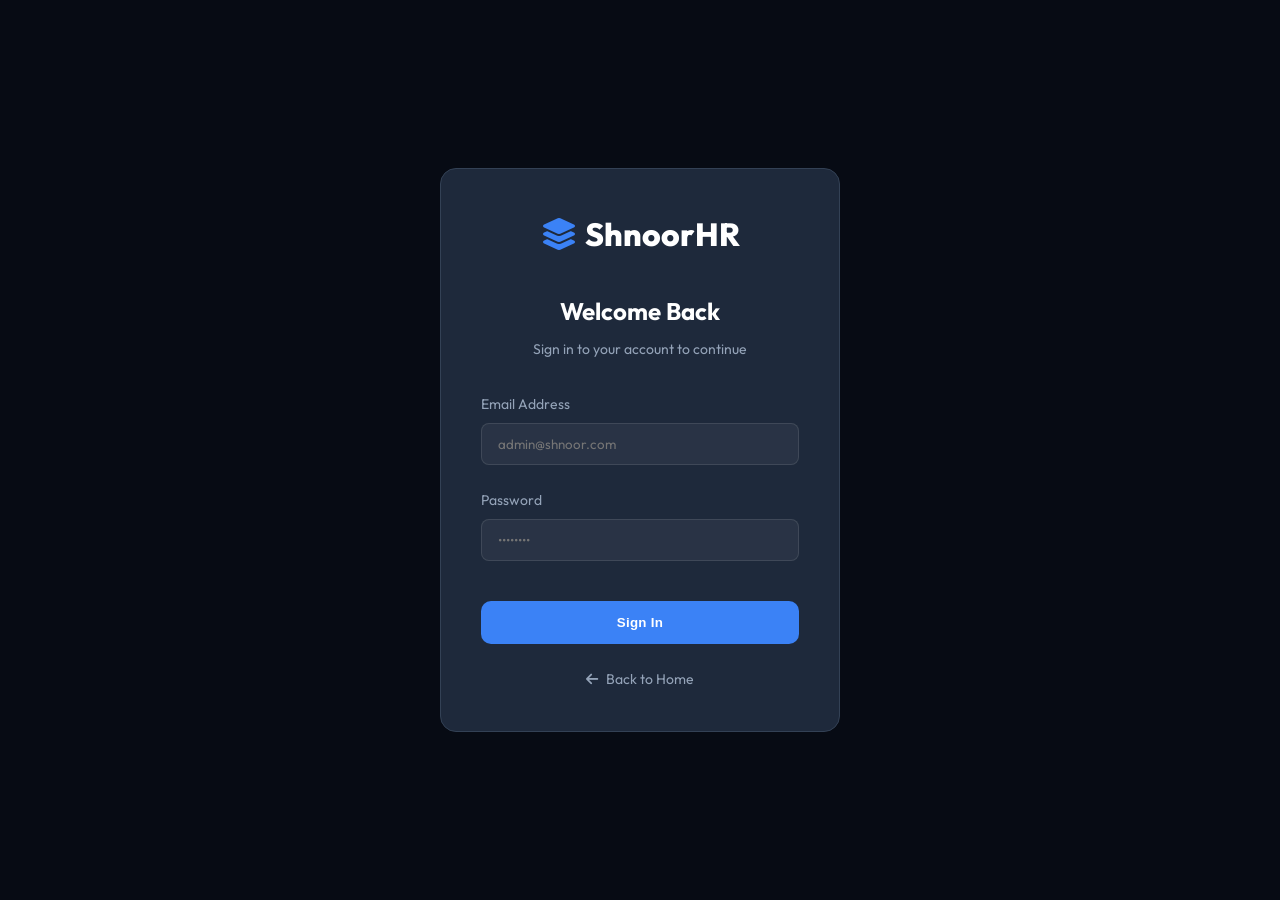
<file: frontend/manager/manager.html>
<!DOCTYPE html>
<html lang="en">

<head>
    <meta charset="UTF-8">
    <title>Manager Dashboard | ShnoorHR</title>
    <link rel="stylesheet" href="../styles.css">
    <link rel="stylesheet" href="manager.css">
    <link rel="stylesheet" href="https://cdnjs.cloudflare.com/ajax/libs/font-awesome/6.4.0/css/all.min.css">
</head>

<body class="admin-layout mode-manager">
    <div class="bg-glow-1"></div>
    <div class="bg-glow-2"></div>

    <!-- Sidebar -->
    <aside class="sidebar">
        <a href="#" class="logo"><i class="fa-solid fa-user-tie" style="color:var(--primary);"></i> ShnoorHR</a>

        <div class="nav-item active" data-target="dashboard"><i class="fa-solid fa-chart-pie"></i> Dashboard</div>
        <div class="nav-item manager-only" data-target="employees"><i class="fa-solid fa-users"></i> Employees</div>
        <div class="nav-item manager-only" data-target="manage-profiles-section"><i class="fa-solid fa-id-card"></i> Manage Profiles</div>
        <div class="nav-item" data-target="attendance"><i class="fa-solid fa-calendar-check"></i> Attendance</div>
        <div class="nav-item" data-target="leaves"><i class="fa-solid fa-umbrella-beach"></i> Leaves</div>
        <div class="nav-item manager-only" data-target="tasks"><i class="fa-solid fa-list-check"></i> Tasks</div>
        <div class="nav-item self-only" data-target="documents"><i class="fa-solid fa-folder-open"></i> Documents</div>
        <div class="nav-item self-only" data-target="profile"><i class="fa-solid fa-user"></i> Profile</div>
        <div class="nav-item manager-only" data-target="payroll"><i class="fa-solid fa-file-invoice-dollar"></i> Payroll
        </div>
        <div class="nav-item manager-only" data-target="expenses"><i class="fa-solid fa-wallet"></i> Expenses</div>
        <div class="nav-item" data-target="orgchart"><i class="fa-solid fa-sitemap"></i> Org Chart</div>
        <div class="nav-item" data-target="notifications"><i class="fa-solid fa-bell"></i> Notifications</div>


        <div style="flex:1;"></div>
        <a href="../login.html" class="nav-item" style="color:#f43f5e;"><i class="fa-solid fa-right-from-bracket"></i>
            Logout</a>
    </aside>

    <!-- Main Content -->
    <main class="main-content">

        <!-- Mode Toggle -->
        <div
            style="display: flex; gap: 1rem; margin-bottom: 2rem; background: rgba(255,255,255,0.05); padding: 0.5rem; border-radius: 12px; width: fit-content;">
            <button class="btn btn-ghost mode-toggle-btn" data-mode="self" style="padding: 0.5rem 1.5rem;">Self</button>
            <button class="btn btn-primary mode-toggle-btn active" data-mode="manager"
                style="padding: 0.5rem 1.5rem;">Manager</button>
        </div>

        <!-- View: Dashboard -->
        <section id="dashboard" class="view-section active">
            <!-- Manager Dashboard -->
            <div id="managerView" class="manager-only">
                <h2 class="gradient-text" style="margin-bottom: 2rem;">Team Dashboard</h2>
                <div class="dashboard-grid">
                    <div class="glass-panel" style="padding: 1.5rem;">
                        <h4 style="color:var(--text-muted); font-weight:500;">Total Team Members</h4>
                        <h1 id="dash-team-total" style="font-size:2.5rem; margin-top:0.5rem;">0</h1>
                    </div>
                    <div class="glass-panel" style="padding: 1.5rem;">
                        <h4 style="color:var(--text-muted); font-weight:500;">Present Today</h4>
                        <h1 id="dash-team-present" style="font-size:2.5rem; color:#10b981; margin-top:0.5rem;">0</h1>
                    </div>
                    <div class="glass-panel" style="padding: 1.5rem;">
                        <h4 style="color:var(--text-muted); font-weight:500;">On Leave</h4>
                        <h1 id="dash-team-leave" style="font-size:2.5rem; color:#f59e0b; margin-top:0.5rem;">0</h1>
                    </div>
                </div>
                <!-- Simple CSS Charts -->
                <div class="dual-panel" style="margin-top: 2rem;">
                    <div class="glass-panel" style="padding: 1.5rem;">
                        <h4 style="margin-bottom: 1rem;">Employees by Role</h4>
                        <div style="display: flex; height: 20px; border-radius: 10px; overflow: hidden;">
                            <div style="width: 50%; background: #3b82f6;" title="Developers (50%)"></div>
                            <div style="width: 30%; background: #10b981;" title="Designers (30%)"></div>
                            <div style="width: 20%; background: #f59e0b;" title="Managers (20%)"></div>
                        </div>
                        <div
                            style="display: flex; gap: 1rem; margin-top: 1rem; font-size: 0.8rem; color: var(--text-muted);">
                            <span><i class="fa-solid fa-circle" style="color:#3b82f6;"></i> Devs</span>
                            <span><i class="fa-solid fa-circle" style="color:#10b981;"></i> Designers</span>
                            <span><i class="fa-solid fa-circle" style="color:#f59e0b;"></i> Managers</span>
                        </div>
                    </div>
                    <div class="glass-panel" style="padding: 1.5rem;">
                        <h4 style="margin-bottom: 1rem;">Weekly Attendance</h4>
                        <div style="display: flex; align-items: flex-end; gap: 10px; height: 100px;">
                            <div style="flex: 1; background: #3b82f6; height: 90%; border-radius: 4px 4px 0 0;"></div>
                            <div style="flex: 1; background: #3b82f6; height: 95%; border-radius: 4px 4px 0 0;"></div>
                            <div style="flex: 1; background: #3b82f6; height: 85%; border-radius: 4px 4px 0 0;"></div>
                            <div style="flex: 1; background: #3b82f6; height: 100%; border-radius: 4px 4px 0 0;"></div>
                            <div style="flex: 1; background: #3b82f6; height: 80%; border-radius: 4px 4px 0 0;"></div>
                        </div>
                        <div
                            style="display: flex; justify-content: space-between; margin-top: 0.5rem; font-size: 0.8rem; color: var(--text-muted);">
                            <span>M</span><span>T</span><span>W</span><span>T</span><span>F</span>
                        </div>
                    </div>
                </div>
            </div>

            <!-- Self Dashboard -->
            <div id="selfView" class="self-only" style="display: none;">
                <h2 class="gradient-text" style="margin-bottom: 2rem;">Personal Dashboard</h2>

                <!-- Manager Profile -->
                <div class="glass-panel"
                    style="padding: 1.5rem; margin-bottom: 2rem; display: flex; align-items: center; gap: 2rem;">
                    <div
                        style="width: 80px; height: 80px; border-radius: 50%; background: var(--glass-border); display: flex; align-items: center; justify-content: center; font-size: 2.5rem; color: var(--text-muted);">
                        <i class="fa-solid fa-user"></i>
                    </div>
                    <div>
                        <h3 id="self-dash-name" style="margin-bottom: 0.25rem;">-</h3>
                        <p style="color:var(--text-muted); font-size: 0.9rem;"><span id="self-dash-role">-</span></p>
                        <p id="self-dash-email" style="color:var(--text-muted); font-size: 0.9rem;">-</p>
                    </div>
                </div>

                <!-- Performance Section -->
                <h4 style="margin-bottom: 1rem;">My Performance</h4>
                <div class="dual-panel">
                    <div class="glass-panel" style="padding: 1.5rem;">
                        <h4 style="color:var(--text-muted); font-weight:500;">Task Completion</h4>
                        <div style="display: flex; align-items: flex-end; gap: 10px; height: 80px; margin-top: 1rem;">
                            <div style="flex: 1; background: #10b981; height: 80%; border-radius: 4px 4px 0 0;"
                                title="Week 1"></div>
                            <div style="flex: 1; background: #10b981; height: 90%; border-radius: 4px 4px 0 0;"
                                title="Week 2"></div>
                            <div style="flex: 1; background: #10b981; height: 100%; border-radius: 4px 4px 0 0;"
                                title="Week 3"></div>
                            <div style="flex: 1; background: #10b981; height: 85%; border-radius: 4px 4px 0 0;"
                                title="Week 4"></div>
                        </div>
                    </div>
                    <div class="glass-panel" style="padding: 1.5rem;">
                        <div style="display: flex; justify-content: space-between; margin-bottom: 1rem;">
                            <h4 style="color:var(--text-muted); font-weight:500;">Monthly Stats</h4>
                        </div>
                        <div style="display: flex; flex-direction: column; gap: 0.5rem;">
                            <div style="display: flex; justify-content: space-between;"><span>Attendance Rate</span>
                                <span style="color:#10b981; font-weight:600;">98%</span></div>
                            <div style="display: flex; justify-content: space-between;"><span>Tasks Done</span> <span
                                    style="color:var(--primary); font-weight:600;">45/48</span></div>
                            <div style="display: flex; justify-content: space-between;"><span>Avg Response</span> <span
                                    style="color:#f59e0b; font-weight:600;">1.2 hrs</span></div>
                        </div>
                    </div>
                </div>
            </div>
        </section>

        <!-- View: Employees (Manager Only) -->
        <section id="employees" class="view-section manager-only">
            <h2 class="gradient-text" style="margin-bottom: 2rem;">My Team</h2>
            <div class="table-container">
                <table>
                    <thead>
                        <tr>
                            <th>Employee</th>
                            <th>Email</th>
                            <th>Role</th>
                            <th>Status</th>
                        </tr>
                    </thead>
                    <tbody id="employeesList">
                        <!-- Populated by JS -->
                    </tbody>
                </table>
            </div>
        </section>

        <!-- View: Attendance -->
        <section id="attendance" class="view-section">
            <div class="manager-only">
                <h2 class="gradient-text" style="margin-bottom: 2rem;">Team Attendance</h2>
                <div class="table-container">
                    <table>
                        <thead>
                            <tr>
                                <th>Employee</th>
                                <th>Date</th>
                                <th>Clock In</th>
                                <th>Clock Out</th>
                                <th>Status</th>
                            </tr>
                        </thead>
                        <tbody id="teamAttendanceList">
                            <!-- Populated by JS -->
                        </tbody>
                    </table>
                </div>
            </div>

            <div class="self-only" style="display: none;">
                <div style="display: flex; justify-content: space-between; align-items: center; margin-bottom: 2rem;">
                    <h2 class="gradient-text">My Attendance Logs</h2>
                    <div>
                        <button id="clock-in-btn" class="btn btn-primary" style="padding: 0.5rem 1rem;"><i
                                class="fa-solid fa-clock"></i> Clock In</button>
                        <button id="clock-out-btn" class="btn btn-ghost" style="padding: 0.5rem 1rem;">Clock
                            Out</button>
                    </div>
                </div>
                <div class="table-container">
                    <table>
                        <thead>
                            <tr>
                                <th>Date</th>
                                <th>Clock In</th>
                                <th>Clock Out</th>
                                <th>Status</th>
                            </tr>
                        </thead>
                        <tbody id="selfAttendanceList">
                            <!-- Populated by JS -->
                        </tbody>
                    </table>
                </div>
            </div>
        </section>

        <!-- View: Leaves -->
        <section id="leaves" class="view-section">
            <h2 class="gradient-text manager-only" style="margin-bottom: 2rem;">Team Leave Requests</h2>
            <h2 class="gradient-text self-only" style="margin-bottom: 2rem; display: none;">My Leave Requests</h2>

            <!-- Calendar Grid -->
            <div class="glass-panel self-only" style="padding: 1.5rem; margin-bottom: 2rem; display: none;">
                <div style="display: flex; justify-content: space-between; align-items: center; margin-bottom: 1.5rem;">
                    <h3 style="color: var(--text-main);">Year 2026 Calendar</h3>
                    <div style="display: flex; gap: 1rem; font-size: 0.8rem;">
                        <span style="display: flex; align-items: center; gap: 0.5rem;">
                            <div style="width:12px; height:12px; border-radius:3px; background:rgba(255,255,255,0.05);">
                            </div> Weekend
                        </span>
                        <span style="display: flex; align-items: center; gap: 0.5rem;">
                            <div style="width:12px; height:12px; border-radius:3px; background:rgba(16,185,129,0.2);">
                            </div> Holiday
                        </span>
                        <span style="display: flex; align-items: center; gap: 0.5rem;">
                            <div style="width:12px; height:12px; border-radius:3px; background:rgba(245,158,11,0.2);">
                            </div> Leave
                        </span>
                    </div>
                </div>

                <table style="width: 100%; border-collapse: collapse;">
                    <tbody>
                        <!-- January -->
                        <tr onclick="this.nextElementSibling.style.display = this.nextElementSibling.style.display === 'none' ? 'table-row' : 'none'"
                            style="cursor: pointer; border-bottom: 1px solid rgba(255,255,255,0.05);">
                            <td style="padding: 1rem; font-weight: 600; color: var(--text-main);">January 2026</td>
                            <td style="text-align: right; padding: 1rem; color: var(--text-muted);"><i
                                    class="fa-solid fa-chevron-down"></i></td>
                        </tr>
                        <tr style="display: none;">
                            <td colspan="2" style="padding: 1.5rem 0;">
                                <div
                                    style="display: grid; grid-template-columns: repeat(7, 1fr); gap: 0.5rem; text-align: center;">
                                    <div style="font-weight: 600; color: var(--text-muted); padding-bottom: 0.5rem;">Sun
                                    </div>
                                    <div style="font-weight: 600; color: var(--text-muted); padding-bottom: 0.5rem;">Mon
                                    </div>
                                    <div style="font-weight: 600; color: var(--text-muted); padding-bottom: 0.5rem;">Tue
                                    </div>
                                    <div style="font-weight: 600; color: var(--text-muted); padding-bottom: 0.5rem;">Wed
                                    </div>
                                    <div style="font-weight: 600; color: var(--text-muted); padding-bottom: 0.5rem;">Thu
                                    </div>
                                    <div style="font-weight: 600; color: var(--text-muted); padding-bottom: 0.5rem;">Fri
                                    </div>
                                    <div style="font-weight: 600; color: var(--text-muted); padding-bottom: 0.5rem;">Sat
                                    </div>
                                    <div></div>
                                    <div></div>
                                    <div></div>
                                    <div style="padding: 1rem 0; border-radius: 8px; background: rgba(16,185,129,0.2); color: #10b981; font-weight:bold;"
                                        title="New Year">1</div>
                                    <div
                                        style="padding: 1rem 0; border-radius: 8px; background: rgba(255,255,255,0.02); ">
                                        2</div>
                                    <div
                                        style="padding: 1rem 0; border-radius: 8px; background: rgba(255,255,255,0.02); ">
                                        3</div>
                                    <div style="padding: 1rem 0; border-radius: 8px; background: rgba(255,255,255,0.05); color: var(--text-muted);"
                                        title="Weekend">4</div>
                                    <div style="padding: 1rem 0; border-radius: 8px; background: rgba(255,255,255,0.05); color: var(--text-muted);"
                                        title="Weekend">5</div>
                                    <div
                                        style="padding: 1rem 0; border-radius: 8px; background: rgba(255,255,255,0.02); ">
                                        6</div>
                                    <div
                                        style="padding: 1rem 0; border-radius: 8px; background: rgba(255,255,255,0.02); ">
                                        7</div>
                                    <div
                                        style="padding: 1rem 0; border-radius: 8px; background: rgba(255,255,255,0.02); ">
                                        8</div>
                                    <div
                                        style="padding: 1rem 0; border-radius: 8px; background: rgba(255,255,255,0.02); ">
                                        9</div>
                                    <div
                                        style="padding: 1rem 0; border-radius: 8px; background: rgba(255,255,255,0.02); ">
                                        10</div>
                                    <div style="padding: 1rem 0; border-radius: 8px; background: rgba(255,255,255,0.05); color: var(--text-muted);"
                                        title="Weekend">11</div>
                                    <div style="padding: 1rem 0; border-radius: 8px; background: rgba(255,255,255,0.05); color: var(--text-muted);"
                                        title="Weekend">12</div>
                                    <div
                                        style="padding: 1rem 0; border-radius: 8px; background: rgba(255,255,255,0.02); ">
                                        13</div>
                                    <div
                                        style="padding: 1rem 0; border-radius: 8px; background: rgba(255,255,255,0.02); ">
                                        14</div>
                                    <div
                                        style="padding: 1rem 0; border-radius: 8px; background: rgba(255,255,255,0.02); ">
                                        15</div>
                                    <div
                                        style="padding: 1rem 0; border-radius: 8px; background: rgba(255,255,255,0.02); ">
                                        16</div>
                                    <div
                                        style="padding: 1rem 0; border-radius: 8px; background: rgba(255,255,255,0.02); ">
                                        17</div>
                                    <div style="padding: 1rem 0; border-radius: 8px; background: rgba(255,255,255,0.05); color: var(--text-muted);"
                                        title="Weekend">18</div>
                                    <div style="padding: 1rem 0; border-radius: 8px; background: rgba(255,255,255,0.05); color: var(--text-muted);"
                                        title="Weekend">19</div>
                                    <div
                                        style="padding: 1rem 0; border-radius: 8px; background: rgba(255,255,255,0.02); ">
                                        20</div>
                                    <div
                                        style="padding: 1rem 0; border-radius: 8px; background: rgba(255,255,255,0.02); ">
                                        21</div>
                                    <div
                                        style="padding: 1rem 0; border-radius: 8px; background: rgba(255,255,255,0.02); ">
                                        22</div>
                                    <div
                                        style="padding: 1rem 0; border-radius: 8px; background: rgba(255,255,255,0.02); ">
                                        23</div>
                                    <div
                                        style="padding: 1rem 0; border-radius: 8px; background: rgba(255,255,255,0.02); ">
                                        24</div>
                                    <div style="padding: 1rem 0; border-radius: 8px; background: rgba(255,255,255,0.05); color: var(--text-muted);"
                                        title="Weekend">25</div>
                                    <div style="padding: 1rem 0; border-radius: 8px; background: rgba(255,255,255,0.05); color: var(--text-muted);"
                                        title="Weekend">26</div>
                                    <div
                                        style="padding: 1rem 0; border-radius: 8px; background: rgba(255,255,255,0.02); ">
                                        27</div>
                                    <div
                                        style="padding: 1rem 0; border-radius: 8px; background: rgba(255,255,255,0.02); ">
                                        28</div>
                                </div>
                            </td>
                        </tr>
                        <!-- February -->
                        <tr onclick="this.nextElementSibling.style.display = this.nextElementSibling.style.display === 'none' ? 'table-row' : 'none'"
                            style="cursor: pointer; border-bottom: 1px solid rgba(255,255,255,0.05);">
                            <td style="padding: 1rem; font-weight: 600; color: var(--text-main);">February 2026</td>
                            <td style="text-align: right; padding: 1rem; color: var(--text-muted);"><i
                                    class="fa-solid fa-chevron-down"></i></td>
                        </tr>
                        <tr style="display: none;">
                            <td colspan="2" style="padding: 1.5rem 0;">
                                <div
                                    style="display: grid; grid-template-columns: repeat(7, 1fr); gap: 0.5rem; text-align: center;">
                                    <div style="font-weight: 600; color: var(--text-muted); padding-bottom: 0.5rem;">Sun
                                    </div>
                                    <div style="font-weight: 600; color: var(--text-muted); padding-bottom: 0.5rem;">Mon
                                    </div>
                                    <div style="font-weight: 600; color: var(--text-muted); padding-bottom: 0.5rem;">Tue
                                    </div>
                                    <div style="font-weight: 600; color: var(--text-muted); padding-bottom: 0.5rem;">Wed
                                    </div>
                                    <div style="font-weight: 600; color: var(--text-muted); padding-bottom: 0.5rem;">Thu
                                    </div>
                                    <div style="font-weight: 600; color: var(--text-muted); padding-bottom: 0.5rem;">Fri
                                    </div>
                                    <div style="font-weight: 600; color: var(--text-muted); padding-bottom: 0.5rem;">Sat
                                    </div>
                                    <div></div>
                                    <div></div>
                                    <div></div>
                                    <div></div>
                                    <div
                                        style="padding: 1rem 0; border-radius: 8px; background: rgba(255,255,255,0.02); ">
                                        1</div>
                                    <div
                                        style="padding: 1rem 0; border-radius: 8px; background: rgba(255,255,255,0.02); ">
                                        2</div>
                                    <div style="padding: 1rem 0; border-radius: 8px; background: rgba(255,255,255,0.05); color: var(--text-muted);"
                                        title="Weekend">3</div>
                                    <div style="padding: 1rem 0; border-radius: 8px; background: rgba(255,255,255,0.05); color: var(--text-muted);"
                                        title="Weekend">4</div>
                                    <div
                                        style="padding: 1rem 0; border-radius: 8px; background: rgba(255,255,255,0.02); ">
                                        5</div>
                                    <div
                                        style="padding: 1rem 0; border-radius: 8px; background: rgba(255,255,255,0.02); ">
                                        6</div>
                                    <div
                                        style="padding: 1rem 0; border-radius: 8px; background: rgba(255,255,255,0.02); ">
                                        7</div>
                                    <div
                                        style="padding: 1rem 0; border-radius: 8px; background: rgba(255,255,255,0.02); ">
                                        8</div>
                                    <div
                                        style="padding: 1rem 0; border-radius: 8px; background: rgba(255,255,255,0.02); ">
                                        9</div>
                                    <div style="padding: 1rem 0; border-radius: 8px; background: rgba(255,255,255,0.05); color: var(--text-muted);"
                                        title="Weekend">10</div>
                                    <div style="padding: 1rem 0; border-radius: 8px; background: rgba(255,255,255,0.05); color: var(--text-muted);"
                                        title="Weekend">11</div>
                                    <div
                                        style="padding: 1rem 0; border-radius: 8px; background: rgba(255,255,255,0.02); ">
                                        12</div>
                                    <div
                                        style="padding: 1rem 0; border-radius: 8px; background: rgba(255,255,255,0.02); ">
                                        13</div>
                                    <div
                                        style="padding: 1rem 0; border-radius: 8px; background: rgba(255,255,255,0.02); ">
                                        14</div>
                                    <div
                                        style="padding: 1rem 0; border-radius: 8px; background: rgba(255,255,255,0.02); ">
                                        15</div>
                                    <div
                                        style="padding: 1rem 0; border-radius: 8px; background: rgba(255,255,255,0.02); ">
                                        16</div>
                                    <div style="padding: 1rem 0; border-radius: 8px; background: rgba(255,255,255,0.05); color: var(--text-muted);"
                                        title="Weekend">17</div>
                                    <div style="padding: 1rem 0; border-radius: 8px; background: rgba(255,255,255,0.05); color: var(--text-muted);"
                                        title="Weekend">18</div>
                                    <div
                                        style="padding: 1rem 0; border-radius: 8px; background: rgba(255,255,255,0.02); ">
                                        19</div>
                                    <div
                                        style="padding: 1rem 0; border-radius: 8px; background: rgba(255,255,255,0.02); ">
                                        20</div>
                                    <div
                                        style="padding: 1rem 0; border-radius: 8px; background: rgba(255,255,255,0.02); ">
                                        21</div>
                                    <div
                                        style="padding: 1rem 0; border-radius: 8px; background: rgba(255,255,255,0.02); ">
                                        22</div>
                                    <div
                                        style="padding: 1rem 0; border-radius: 8px; background: rgba(255,255,255,0.02); ">
                                        23</div>
                                    <div style="padding: 1rem 0; border-radius: 8px; background: rgba(255,255,255,0.05); color: var(--text-muted);"
                                        title="Weekend">24</div>
                                    <div style="padding: 1rem 0; border-radius: 8px; background: rgba(255,255,255,0.05); color: var(--text-muted);"
                                        title="Weekend">25</div>
                                    <div
                                        style="padding: 1rem 0; border-radius: 8px; background: rgba(255,255,255,0.02); ">
                                        26</div>
                                    <div
                                        style="padding: 1rem 0; border-radius: 8px; background: rgba(255,255,255,0.02); ">
                                        27</div>
                                    <div
                                        style="padding: 1rem 0; border-radius: 8px; background: rgba(255,255,255,0.02); ">
                                        28</div>
                                    <div
                                        style="padding: 1rem 0; border-radius: 8px; background: rgba(255,255,255,0.02); ">
                                        29</div>
                                    <div
                                        style="padding: 1rem 0; border-radius: 8px; background: rgba(255,255,255,0.02); ">
                                        30</div>
                                </div>
                            </td>
                        </tr>
                        <!-- March -->
                        <tr onclick="this.nextElementSibling.style.display = this.nextElementSibling.style.display === 'none' ? 'table-row' : 'none'"
                            style="cursor: pointer; border-bottom: 1px solid rgba(255,255,255,0.05);">
                            <td style="padding: 1rem; font-weight: 600; color: var(--text-main);">March 2026</td>
                            <td style="text-align: right; padding: 1rem; color: var(--text-muted);"><i
                                    class="fa-solid fa-chevron-down"></i></td>
                        </tr>
                        <tr style="display: none;">
                            <td colspan="2" style="padding: 1.5rem 0;">
                                <div
                                    style="display: grid; grid-template-columns: repeat(7, 1fr); gap: 0.5rem; text-align: center;">
                                    <div style="font-weight: 600; color: var(--text-muted); padding-bottom: 0.5rem;">Sun
                                    </div>
                                    <div style="font-weight: 600; color: var(--text-muted); padding-bottom: 0.5rem;">Mon
                                    </div>
                                    <div style="font-weight: 600; color: var(--text-muted); padding-bottom: 0.5rem;">Tue
                                    </div>
                                    <div style="font-weight: 600; color: var(--text-muted); padding-bottom: 0.5rem;">Wed
                                    </div>
                                    <div style="font-weight: 600; color: var(--text-muted); padding-bottom: 0.5rem;">Thu
                                    </div>
                                    <div style="font-weight: 600; color: var(--text-muted); padding-bottom: 0.5rem;">Fri
                                    </div>
                                    <div style="font-weight: 600; color: var(--text-muted); padding-bottom: 0.5rem;">Sat
                                    </div>
                                    <div></div>
                                    <div></div>
                                    <div></div>
                                    <div></div>
                                    <div></div>
                                    <div
                                        style="padding: 1rem 0; border-radius: 8px; background: rgba(255,255,255,0.02); ">
                                        1</div>
                                    <div style="padding: 1rem 0; border-radius: 8px; background: rgba(255,255,255,0.05); color: var(--text-muted);"
                                        title="Weekend">2</div>
                                    <div style="padding: 1rem 0; border-radius: 8px; background: rgba(255,255,255,0.05); color: var(--text-muted);"
                                        title="Weekend">3</div>
                                    <div
                                        style="padding: 1rem 0; border-radius: 8px; background: rgba(255,255,255,0.02); ">
                                        4</div>
                                    <div
                                        style="padding: 1rem 0; border-radius: 8px; background: rgba(255,255,255,0.02); ">
                                        5</div>
                                    <div
                                        style="padding: 1rem 0; border-radius: 8px; background: rgba(255,255,255,0.02); ">
                                        6</div>
                                    <div
                                        style="padding: 1rem 0; border-radius: 8px; background: rgba(255,255,255,0.02); ">
                                        7</div>
                                    <div
                                        style="padding: 1rem 0; border-radius: 8px; background: rgba(255,255,255,0.02); ">
                                        8</div>
                                    <div style="padding: 1rem 0; border-radius: 8px; background: rgba(255,255,255,0.05); color: var(--text-muted);"
                                        title="Weekend">9</div>
                                    <div style="padding: 1rem 0; border-radius: 8px; background: rgba(255,255,255,0.05); color: var(--text-muted);"
                                        title="Weekend">10</div>
                                    <div
                                        style="padding: 1rem 0; border-radius: 8px; background: rgba(255,255,255,0.02); ">
                                        11</div>
                                    <div
                                        style="padding: 1rem 0; border-radius: 8px; background: rgba(255,255,255,0.02); ">
                                        12</div>
                                    <div
                                        style="padding: 1rem 0; border-radius: 8px; background: rgba(255,255,255,0.02); ">
                                        13</div>
                                    <div
                                        style="padding: 1rem 0; border-radius: 8px; background: rgba(255,255,255,0.02); ">
                                        14</div>
                                    <div
                                        style="padding: 1rem 0; border-radius: 8px; background: rgba(255,255,255,0.02); ">
                                        15</div>
                                    <div style="padding: 1rem 0; border-radius: 8px; background: rgba(255,255,255,0.05); color: var(--text-muted);"
                                        title="Weekend">16</div>
                                    <div style="padding: 1rem 0; border-radius: 8px; background: rgba(255,255,255,0.05); color: var(--text-muted);"
                                        title="Weekend">17</div>
                                    <div
                                        style="padding: 1rem 0; border-radius: 8px; background: rgba(255,255,255,0.02); ">
                                        18</div>
                                    <div
                                        style="padding: 1rem 0; border-radius: 8px; background: rgba(255,255,255,0.02); ">
                                        19</div>
                                    <div
                                        style="padding: 1rem 0; border-radius: 8px; background: rgba(255,255,255,0.02); ">
                                        20</div>
                                    <div
                                        style="padding: 1rem 0; border-radius: 8px; background: rgba(255,255,255,0.02); ">
                                        21</div>
                                    <div
                                        style="padding: 1rem 0; border-radius: 8px; background: rgba(255,255,255,0.02); ">
                                        22</div>
                                    <div style="padding: 1rem 0; border-radius: 8px; background: rgba(255,255,255,0.05); color: var(--text-muted);"
                                        title="Weekend">23</div>
                                    <div style="padding: 1rem 0; border-radius: 8px; background: rgba(255,255,255,0.05); color: var(--text-muted);"
                                        title="Weekend">24</div>
                                    <div
                                        style="padding: 1rem 0; border-radius: 8px; background: rgba(255,255,255,0.02); ">
                                        25</div>
                                    <div
                                        style="padding: 1rem 0; border-radius: 8px; background: rgba(255,255,255,0.02); ">
                                        26</div>
                                    <div
                                        style="padding: 1rem 0; border-radius: 8px; background: rgba(255,255,255,0.02); ">
                                        27</div>
                                    <div
                                        style="padding: 1rem 0; border-radius: 8px; background: rgba(255,255,255,0.02); ">
                                        28</div>
                                </div>
                            </td>
                        </tr>
                        <!-- April -->
                        <tr onclick="this.nextElementSibling.style.display = this.nextElementSibling.style.display === 'none' ? 'table-row' : 'none'"
                            style="cursor: pointer; border-bottom: 1px solid rgba(255,255,255,0.05);">
                            <td style="padding: 1rem; font-weight: 600; color: var(--text-main);">April 2026</td>
                            <td style="text-align: right; padding: 1rem; color: var(--text-muted);"><i
                                    class="fa-solid fa-chevron-down"></i></td>
                        </tr>
                        <tr style="display: none;">
                            <td colspan="2" style="padding: 1.5rem 0;">
                                <div
                                    style="display: grid; grid-template-columns: repeat(7, 1fr); gap: 0.5rem; text-align: center;">
                                    <div style="font-weight: 600; color: var(--text-muted); padding-bottom: 0.5rem;">Sun
                                    </div>
                                    <div style="font-weight: 600; color: var(--text-muted); padding-bottom: 0.5rem;">Mon
                                    </div>
                                    <div style="font-weight: 600; color: var(--text-muted); padding-bottom: 0.5rem;">Tue
                                    </div>
                                    <div style="font-weight: 600; color: var(--text-muted); padding-bottom: 0.5rem;">Wed
                                    </div>
                                    <div style="font-weight: 600; color: var(--text-muted); padding-bottom: 0.5rem;">Thu
                                    </div>
                                    <div style="font-weight: 600; color: var(--text-muted); padding-bottom: 0.5rem;">Fri
                                    </div>
                                    <div style="font-weight: 600; color: var(--text-muted); padding-bottom: 0.5rem;">Sat
                                    </div>
                                    <div></div>
                                    <div></div>
                                    <div></div>
                                    <div></div>
                                    <div></div>
                                    <div></div>
                                    <div style="padding: 1rem 0; border-radius: 8px; background: rgba(255,255,255,0.05); color: var(--text-muted);"
                                        title="Weekend">1</div>
                                    <div style="padding: 1rem 0; border-radius: 8px; background: rgba(255,255,255,0.05); color: var(--text-muted);"
                                        title="Weekend">2</div>
                                    <div
                                        style="padding: 1rem 0; border-radius: 8px; background: rgba(255,255,255,0.02); ">
                                        3</div>
                                    <div
                                        style="padding: 1rem 0; border-radius: 8px; background: rgba(255,255,255,0.02); ">
                                        4</div>
                                    <div
                                        style="padding: 1rem 0; border-radius: 8px; background: rgba(255,255,255,0.02); ">
                                        5</div>
                                    <div
                                        style="padding: 1rem 0; border-radius: 8px; background: rgba(255,255,255,0.02); ">
                                        6</div>
                                    <div
                                        style="padding: 1rem 0; border-radius: 8px; background: rgba(255,255,255,0.02); ">
                                        7</div>
                                    <div style="padding: 1rem 0; border-radius: 8px; background: rgba(255,255,255,0.05); color: var(--text-muted);"
                                        title="Weekend">8</div>
                                    <div style="padding: 1rem 0; border-radius: 8px; background: rgba(255,255,255,0.05); color: var(--text-muted);"
                                        title="Weekend">9</div>
                                    <div
                                        style="padding: 1rem 0; border-radius: 8px; background: rgba(255,255,255,0.02); ">
                                        10</div>
                                    <div
                                        style="padding: 1rem 0; border-radius: 8px; background: rgba(255,255,255,0.02); ">
                                        11</div>
                                    <div
                                        style="padding: 1rem 0; border-radius: 8px; background: rgba(255,255,255,0.02); ">
                                        12</div>
                                    <div
                                        style="padding: 1rem 0; border-radius: 8px; background: rgba(255,255,255,0.02); ">
                                        13</div>
                                    <div
                                        style="padding: 1rem 0; border-radius: 8px; background: rgba(255,255,255,0.02); ">
                                        14</div>
                                    <div style="padding: 1rem 0; border-radius: 8px; background: rgba(255,255,255,0.05); color: var(--text-muted);"
                                        title="Weekend">15</div>
                                    <div style="padding: 1rem 0; border-radius: 8px; background: rgba(255,255,255,0.05); color: var(--text-muted);"
                                        title="Weekend">16</div>
                                    <div
                                        style="padding: 1rem 0; border-radius: 8px; background: rgba(255,255,255,0.02); ">
                                        17</div>
                                    <div
                                        style="padding: 1rem 0; border-radius: 8px; background: rgba(255,255,255,0.02); ">
                                        18</div>
                                    <div
                                        style="padding: 1rem 0; border-radius: 8px; background: rgba(255,255,255,0.02); ">
                                        19</div>
                                    <div
                                        style="padding: 1rem 0; border-radius: 8px; background: rgba(255,255,255,0.02); ">
                                        20</div>
                                    <div
                                        style="padding: 1rem 0; border-radius: 8px; background: rgba(255,255,255,0.02); ">
                                        21</div>
                                    <div style="padding: 1rem 0; border-radius: 8px; background: rgba(255,255,255,0.05); color: var(--text-muted);"
                                        title="Weekend">22</div>
                                    <div style="padding: 1rem 0; border-radius: 8px; background: rgba(255,255,255,0.05); color: var(--text-muted);"
                                        title="Weekend">23</div>
                                    <div
                                        style="padding: 1rem 0; border-radius: 8px; background: rgba(255,255,255,0.02); ">
                                        24</div>
                                    <div
                                        style="padding: 1rem 0; border-radius: 8px; background: rgba(255,255,255,0.02); ">
                                        25</div>
                                    <div
                                        style="padding: 1rem 0; border-radius: 8px; background: rgba(255,255,255,0.02); ">
                                        26</div>
                                    <div
                                        style="padding: 1rem 0; border-radius: 8px; background: rgba(255,255,255,0.02); ">
                                        27</div>
                                    <div
                                        style="padding: 1rem 0; border-radius: 8px; background: rgba(255,255,255,0.02); ">
                                        28</div>
                                    <div style="padding: 1rem 0; border-radius: 8px; background: rgba(255,255,255,0.05); color: var(--text-muted);"
                                        title="Weekend">29</div>
                                    <div style="padding: 1rem 0; border-radius: 8px; background: rgba(255,255,255,0.05); color: var(--text-muted);"
                                        title="Weekend">30</div>
                                </div>
                            </td>
                        </tr>
                        <!-- May -->
                        <tr onclick="this.nextElementSibling.style.display = this.nextElementSibling.style.display === 'none' ? 'table-row' : 'none'"
                            style="cursor: pointer; border-bottom: 1px solid rgba(255,255,255,0.05);">
                            <td style="padding: 1rem; font-weight: 600; color: var(--text-main);">May 2026</td>
                            <td style="text-align: right; padding: 1rem; color: var(--text-muted);"><i
                                    class="fa-solid fa-chevron-down"></i></td>
                        </tr>
                        <tr style="display: none;">
                            <td colspan="2" style="padding: 1.5rem 0;">
                                <div
                                    style="display: grid; grid-template-columns: repeat(7, 1fr); gap: 0.5rem; text-align: center;">
                                    <div style="font-weight: 600; color: var(--text-muted); padding-bottom: 0.5rem;">Sun
                                    </div>
                                    <div style="font-weight: 600; color: var(--text-muted); padding-bottom: 0.5rem;">Mon
                                    </div>
                                    <div style="font-weight: 600; color: var(--text-muted); padding-bottom: 0.5rem;">Tue
                                    </div>
                                    <div style="font-weight: 600; color: var(--text-muted); padding-bottom: 0.5rem;">Wed
                                    </div>
                                    <div style="font-weight: 600; color: var(--text-muted); padding-bottom: 0.5rem;">Thu
                                    </div>
                                    <div style="font-weight: 600; color: var(--text-muted); padding-bottom: 0.5rem;">Fri
                                    </div>
                                    <div style="font-weight: 600; color: var(--text-muted); padding-bottom: 0.5rem;">Sat
                                    </div>
                                    <div style="padding: 1rem 0; border-radius: 8px; background: rgba(255,255,255,0.05); color: var(--text-muted);"
                                        title="Weekend">1</div>
                                    <div
                                        style="padding: 1rem 0; border-radius: 8px; background: rgba(255,255,255,0.02); ">
                                        2</div>
                                    <div
                                        style="padding: 1rem 0; border-radius: 8px; background: rgba(255,255,255,0.02); ">
                                        3</div>
                                    <div
                                        style="padding: 1rem 0; border-radius: 8px; background: rgba(255,255,255,0.02); ">
                                        4</div>
                                    <div
                                        style="padding: 1rem 0; border-radius: 8px; background: rgba(255,255,255,0.02); ">
                                        5</div>
                                    <div
                                        style="padding: 1rem 0; border-radius: 8px; background: rgba(255,255,255,0.02); ">
                                        6</div>
                                    <div style="padding: 1rem 0; border-radius: 8px; background: rgba(255,255,255,0.05); color: var(--text-muted);"
                                        title="Weekend">7</div>
                                    <div style="padding: 1rem 0; border-radius: 8px; background: rgba(255,255,255,0.05); color: var(--text-muted);"
                                        title="Weekend">8</div>
                                    <div
                                        style="padding: 1rem 0; border-radius: 8px; background: rgba(255,255,255,0.02); ">
                                        9</div>
                                    <div
                                        style="padding: 1rem 0; border-radius: 8px; background: rgba(255,255,255,0.02); ">
                                        10</div>
                                    <div
                                        style="padding: 1rem 0; border-radius: 8px; background: rgba(255,255,255,0.02); ">
                                        11</div>
                                    <div
                                        style="padding: 1rem 0; border-radius: 8px; background: rgba(255,255,255,0.02); ">
                                        12</div>
                                    <div
                                        style="padding: 1rem 0; border-radius: 8px; background: rgba(255,255,255,0.02); ">
                                        13</div>
                                    <div style="padding: 1rem 0; border-radius: 8px; background: rgba(255,255,255,0.05); color: var(--text-muted);"
                                        title="Weekend">14</div>
                                    <div style="padding: 1rem 0; border-radius: 8px; background: rgba(255,255,255,0.05); color: var(--text-muted);"
                                        title="Weekend">15</div>
                                    <div
                                        style="padding: 1rem 0; border-radius: 8px; background: rgba(255,255,255,0.02); ">
                                        16</div>
                                    <div
                                        style="padding: 1rem 0; border-radius: 8px; background: rgba(255,255,255,0.02); ">
                                        17</div>
                                    <div
                                        style="padding: 1rem 0; border-radius: 8px; background: rgba(255,255,255,0.02); ">
                                        18</div>
                                    <div
                                        style="padding: 1rem 0; border-radius: 8px; background: rgba(255,255,255,0.02); ">
                                        19</div>
                                    <div
                                        style="padding: 1rem 0; border-radius: 8px; background: rgba(255,255,255,0.02); ">
                                        20</div>
                                    <div style="padding: 1rem 0; border-radius: 8px; background: rgba(255,255,255,0.05); color: var(--text-muted);"
                                        title="Weekend">21</div>
                                    <div style="padding: 1rem 0; border-radius: 8px; background: rgba(255,255,255,0.05); color: var(--text-muted);"
                                        title="Weekend">22</div>
                                    <div
                                        style="padding: 1rem 0; border-radius: 8px; background: rgba(255,255,255,0.02); ">
                                        23</div>
                                    <div
                                        style="padding: 1rem 0; border-radius: 8px; background: rgba(255,255,255,0.02); ">
                                        24</div>
                                    <div
                                        style="padding: 1rem 0; border-radius: 8px; background: rgba(255,255,255,0.02); ">
                                        25</div>
                                    <div
                                        style="padding: 1rem 0; border-radius: 8px; background: rgba(255,255,255,0.02); ">
                                        26</div>
                                    <div
                                        style="padding: 1rem 0; border-radius: 8px; background: rgba(255,255,255,0.02); ">
                                        27</div>
                                    <div style="padding: 1rem 0; border-radius: 8px; background: rgba(255,255,255,0.05); color: var(--text-muted);"
                                        title="Weekend">28</div>
                                </div>
                            </td>
                        </tr>
                        <!-- June -->
                        <tr onclick="this.nextElementSibling.style.display = this.nextElementSibling.style.display === 'none' ? 'table-row' : 'none'"
                            style="cursor: pointer; border-bottom: 1px solid rgba(255,255,255,0.05);">
                            <td style="padding: 1rem; font-weight: 600; color: var(--text-main);">June 2026</td>
                            <td style="text-align: right; padding: 1rem; color: var(--text-muted);"><i
                                    class="fa-solid fa-chevron-down"></i></td>
                        </tr>
                        <tr style="display: none;">
                            <td colspan="2" style="padding: 1.5rem 0;">
                                <div
                                    style="display: grid; grid-template-columns: repeat(7, 1fr); gap: 0.5rem; text-align: center;">
                                    <div style="font-weight: 600; color: var(--text-muted); padding-bottom: 0.5rem;">Sun
                                    </div>
                                    <div style="font-weight: 600; color: var(--text-muted); padding-bottom: 0.5rem;">Mon
                                    </div>
                                    <div style="font-weight: 600; color: var(--text-muted); padding-bottom: 0.5rem;">Tue
                                    </div>
                                    <div style="font-weight: 600; color: var(--text-muted); padding-bottom: 0.5rem;">Wed
                                    </div>
                                    <div style="font-weight: 600; color: var(--text-muted); padding-bottom: 0.5rem;">Thu
                                    </div>
                                    <div style="font-weight: 600; color: var(--text-muted); padding-bottom: 0.5rem;">Fri
                                    </div>
                                    <div style="font-weight: 600; color: var(--text-muted); padding-bottom: 0.5rem;">Sat
                                    </div>
                                    <div></div>
                                    <div
                                        style="padding: 1rem 0; border-radius: 8px; background: rgba(255,255,255,0.02); ">
                                        1</div>
                                    <div
                                        style="padding: 1rem 0; border-radius: 8px; background: rgba(255,255,255,0.02); ">
                                        2</div>
                                    <div
                                        style="padding: 1rem 0; border-radius: 8px; background: rgba(255,255,255,0.02); ">
                                        3</div>
                                    <div
                                        style="padding: 1rem 0; border-radius: 8px; background: rgba(255,255,255,0.02); ">
                                        4</div>
                                    <div
                                        style="padding: 1rem 0; border-radius: 8px; background: rgba(255,255,255,0.02); ">
                                        5</div>
                                    <div style="padding: 1rem 0; border-radius: 8px; background: rgba(255,255,255,0.05); color: var(--text-muted);"
                                        title="Weekend">6</div>
                                    <div style="padding: 1rem 0; border-radius: 8px; background: rgba(255,255,255,0.05); color: var(--text-muted);"
                                        title="Weekend">7</div>
                                    <div
                                        style="padding: 1rem 0; border-radius: 8px; background: rgba(255,255,255,0.02); ">
                                        8</div>
                                    <div
                                        style="padding: 1rem 0; border-radius: 8px; background: rgba(255,255,255,0.02); ">
                                        9</div>
                                    <div
                                        style="padding: 1rem 0; border-radius: 8px; background: rgba(255,255,255,0.02); ">
                                        10</div>
                                    <div
                                        style="padding: 1rem 0; border-radius: 8px; background: rgba(255,255,255,0.02); ">
                                        11</div>
                                    <div
                                        style="padding: 1rem 0; border-radius: 8px; background: rgba(255,255,255,0.02); ">
                                        12</div>
                                    <div style="padding: 1rem 0; border-radius: 8px; background: rgba(255,255,255,0.05); color: var(--text-muted);"
                                        title="Weekend">13</div>
                                    <div style="padding: 1rem 0; border-radius: 8px; background: rgba(255,255,255,0.05); color: var(--text-muted);"
                                        title="Weekend">14</div>
                                    <div
                                        style="padding: 1rem 0; border-radius: 8px; background: rgba(255,255,255,0.02); ">
                                        15</div>
                                    <div
                                        style="padding: 1rem 0; border-radius: 8px; background: rgba(255,255,255,0.02); ">
                                        16</div>
                                    <div
                                        style="padding: 1rem 0; border-radius: 8px; background: rgba(255,255,255,0.02); ">
                                        17</div>
                                    <div
                                        style="padding: 1rem 0; border-radius: 8px; background: rgba(255,255,255,0.02); ">
                                        18</div>
                                    <div
                                        style="padding: 1rem 0; border-radius: 8px; background: rgba(255,255,255,0.02); ">
                                        19</div>
                                    <div style="padding: 1rem 0; border-radius: 8px; background: rgba(255,255,255,0.05); color: var(--text-muted);"
                                        title="Weekend">20</div>
                                    <div style="padding: 1rem 0; border-radius: 8px; background: rgba(255,255,255,0.05); color: var(--text-muted);"
                                        title="Weekend">21</div>
                                    <div
                                        style="padding: 1rem 0; border-radius: 8px; background: rgba(255,255,255,0.02); ">
                                        22</div>
                                    <div
                                        style="padding: 1rem 0; border-radius: 8px; background: rgba(255,255,255,0.02); ">
                                        23</div>
                                    <div
                                        style="padding: 1rem 0; border-radius: 8px; background: rgba(255,255,255,0.02); ">
                                        24</div>
                                    <div
                                        style="padding: 1rem 0; border-radius: 8px; background: rgba(255,255,255,0.02); ">
                                        25</div>
                                    <div
                                        style="padding: 1rem 0; border-radius: 8px; background: rgba(255,255,255,0.02); ">
                                        26</div>
                                    <div style="padding: 1rem 0; border-radius: 8px; background: rgba(255,255,255,0.05); color: var(--text-muted);"
                                        title="Weekend">27</div>
                                    <div style="padding: 1rem 0; border-radius: 8px; background: rgba(255,255,255,0.05); color: var(--text-muted);"
                                        title="Weekend">28</div>
                                    <div
                                        style="padding: 1rem 0; border-radius: 8px; background: rgba(255,255,255,0.02); ">
                                        29</div>
                                    <div
                                        style="padding: 1rem 0; border-radius: 8px; background: rgba(255,255,255,0.02); ">
                                        30</div>
                                </div>
                            </td>
                        </tr>
                        <!-- July -->
                        <tr onclick="this.nextElementSibling.style.display = this.nextElementSibling.style.display === 'none' ? 'table-row' : 'none'"
                            style="cursor: pointer; border-bottom: 1px solid rgba(255,255,255,0.05);">
                            <td style="padding: 1rem; font-weight: 600; color: var(--text-main);">July 2026</td>
                            <td style="text-align: right; padding: 1rem; color: var(--text-muted);"><i
                                    class="fa-solid fa-chevron-down"></i></td>
                        </tr>
                        <tr style="display: none;">
                            <td colspan="2" style="padding: 1.5rem 0;">
                                <div
                                    style="display: grid; grid-template-columns: repeat(7, 1fr); gap: 0.5rem; text-align: center;">
                                    <div style="font-weight: 600; color: var(--text-muted); padding-bottom: 0.5rem;">Sun
                                    </div>
                                    <div style="font-weight: 600; color: var(--text-muted); padding-bottom: 0.5rem;">Mon
                                    </div>
                                    <div style="font-weight: 600; color: var(--text-muted); padding-bottom: 0.5rem;">Tue
                                    </div>
                                    <div style="font-weight: 600; color: var(--text-muted); padding-bottom: 0.5rem;">Wed
                                    </div>
                                    <div style="font-weight: 600; color: var(--text-muted); padding-bottom: 0.5rem;">Thu
                                    </div>
                                    <div style="font-weight: 600; color: var(--text-muted); padding-bottom: 0.5rem;">Fri
                                    </div>
                                    <div style="font-weight: 600; color: var(--text-muted); padding-bottom: 0.5rem;">Sat
                                    </div>
                                    <div></div>
                                    <div></div>
                                    <div
                                        style="padding: 1rem 0; border-radius: 8px; background: rgba(255,255,255,0.02); ">
                                        1</div>
                                    <div
                                        style="padding: 1rem 0; border-radius: 8px; background: rgba(255,255,255,0.02); ">
                                        2</div>
                                    <div
                                        style="padding: 1rem 0; border-radius: 8px; background: rgba(255,255,255,0.02); ">
                                        3</div>
                                    <div
                                        style="padding: 1rem 0; border-radius: 8px; background: rgba(255,255,255,0.02); ">
                                        4</div>
                                    <div style="padding: 1rem 0; border-radius: 8px; background: rgba(255,255,255,0.05); color: var(--text-muted);"
                                        title="Weekend">5</div>
                                    <div style="padding: 1rem 0; border-radius: 8px; background: rgba(255,255,255,0.05); color: var(--text-muted);"
                                        title="Weekend">6</div>
                                    <div
                                        style="padding: 1rem 0; border-radius: 8px; background: rgba(255,255,255,0.02); ">
                                        7</div>
                                    <div
                                        style="padding: 1rem 0; border-radius: 8px; background: rgba(255,255,255,0.02); ">
                                        8</div>
                                    <div
                                        style="padding: 1rem 0; border-radius: 8px; background: rgba(255,255,255,0.02); ">
                                        9</div>
                                    <div
                                        style="padding: 1rem 0; border-radius: 8px; background: rgba(255,255,255,0.02); ">
                                        10</div>
                                    <div
                                        style="padding: 1rem 0; border-radius: 8px; background: rgba(255,255,255,0.02); ">
                                        11</div>
                                    <div style="padding: 1rem 0; border-radius: 8px; background: rgba(255,255,255,0.05); color: var(--text-muted);"
                                        title="Weekend">12</div>
                                    <div style="padding: 1rem 0; border-radius: 8px; background: rgba(255,255,255,0.05); color: var(--text-muted);"
                                        title="Weekend">13</div>
                                    <div
                                        style="padding: 1rem 0; border-radius: 8px; background: rgba(255,255,255,0.02); ">
                                        14</div>
                                    <div
                                        style="padding: 1rem 0; border-radius: 8px; background: rgba(255,255,255,0.02); ">
                                        15</div>
                                    <div
                                        style="padding: 1rem 0; border-radius: 8px; background: rgba(255,255,255,0.02); ">
                                        16</div>
                                    <div
                                        style="padding: 1rem 0; border-radius: 8px; background: rgba(255,255,255,0.02); ">
                                        17</div>
                                    <div
                                        style="padding: 1rem 0; border-radius: 8px; background: rgba(255,255,255,0.02); ">
                                        18</div>
                                    <div style="padding: 1rem 0; border-radius: 8px; background: rgba(255,255,255,0.05); color: var(--text-muted);"
                                        title="Weekend">19</div>
                                    <div style="padding: 1rem 0; border-radius: 8px; background: rgba(255,255,255,0.05); color: var(--text-muted);"
                                        title="Weekend">20</div>
                                    <div
                                        style="padding: 1rem 0; border-radius: 8px; background: rgba(255,255,255,0.02); ">
                                        21</div>
                                    <div
                                        style="padding: 1rem 0; border-radius: 8px; background: rgba(255,255,255,0.02); ">
                                        22</div>
                                    <div
                                        style="padding: 1rem 0; border-radius: 8px; background: rgba(255,255,255,0.02); ">
                                        23</div>
                                    <div
                                        style="padding: 1rem 0; border-radius: 8px; background: rgba(255,255,255,0.02); ">
                                        24</div>
                                    <div
                                        style="padding: 1rem 0; border-radius: 8px; background: rgba(255,255,255,0.02); ">
                                        25</div>
                                    <div style="padding: 1rem 0; border-radius: 8px; background: rgba(255,255,255,0.05); color: var(--text-muted);"
                                        title="Weekend">26</div>
                                    <div style="padding: 1rem 0; border-radius: 8px; background: rgba(255,255,255,0.05); color: var(--text-muted);"
                                        title="Weekend">27</div>
                                    <div
                                        style="padding: 1rem 0; border-radius: 8px; background: rgba(255,255,255,0.02); ">
                                        28</div>
                                </div>
                            </td>
                        </tr>
                        <!-- August -->
                        <tr onclick="this.nextElementSibling.style.display = this.nextElementSibling.style.display === 'none' ? 'table-row' : 'none'"
                            style="cursor: pointer; border-bottom: 1px solid rgba(255,255,255,0.05);">
                            <td style="padding: 1rem; font-weight: 600; color: var(--text-main);">August 2026</td>
                            <td style="text-align: right; padding: 1rem; color: var(--text-muted);"><i
                                    class="fa-solid fa-chevron-down"></i></td>
                        </tr>
                        <tr style="display: none;">
                            <td colspan="2" style="padding: 1.5rem 0;">
                                <div
                                    style="display: grid; grid-template-columns: repeat(7, 1fr); gap: 0.5rem; text-align: center;">
                                    <div style="font-weight: 600; color: var(--text-muted); padding-bottom: 0.5rem;">Sun
                                    </div>
                                    <div style="font-weight: 600; color: var(--text-muted); padding-bottom: 0.5rem;">Mon
                                    </div>
                                    <div style="font-weight: 600; color: var(--text-muted); padding-bottom: 0.5rem;">Tue
                                    </div>
                                    <div style="font-weight: 600; color: var(--text-muted); padding-bottom: 0.5rem;">Wed
                                    </div>
                                    <div style="font-weight: 600; color: var(--text-muted); padding-bottom: 0.5rem;">Thu
                                    </div>
                                    <div style="font-weight: 600; color: var(--text-muted); padding-bottom: 0.5rem;">Fri
                                    </div>
                                    <div style="font-weight: 600; color: var(--text-muted); padding-bottom: 0.5rem;">Sat
                                    </div>
                                    <div></div>
                                    <div></div>
                                    <div></div>
                                    <div
                                        style="padding: 1rem 0; border-radius: 8px; background: rgba(255,255,255,0.02); ">
                                        1</div>
                                    <div
                                        style="padding: 1rem 0; border-radius: 8px; background: rgba(255,255,255,0.02); ">
                                        2</div>
                                    <div
                                        style="padding: 1rem 0; border-radius: 8px; background: rgba(255,255,255,0.02); ">
                                        3</div>
                                    <div style="padding: 1rem 0; border-radius: 8px; background: rgba(255,255,255,0.05); color: var(--text-muted);"
                                        title="Weekend">4</div>
                                    <div style="padding: 1rem 0; border-radius: 8px; background: rgba(255,255,255,0.05); color: var(--text-muted);"
                                        title="Weekend">5</div>
                                    <div
                                        style="padding: 1rem 0; border-radius: 8px; background: rgba(255,255,255,0.02); ">
                                        6</div>
                                    <div
                                        style="padding: 1rem 0; border-radius: 8px; background: rgba(255,255,255,0.02); ">
                                        7</div>
                                    <div
                                        style="padding: 1rem 0; border-radius: 8px; background: rgba(255,255,255,0.02); ">
                                        8</div>
                                    <div
                                        style="padding: 1rem 0; border-radius: 8px; background: rgba(255,255,255,0.02); ">
                                        9</div>
                                    <div
                                        style="padding: 1rem 0; border-radius: 8px; background: rgba(255,255,255,0.02); ">
                                        10</div>
                                    <div style="padding: 1rem 0; border-radius: 8px; background: rgba(255,255,255,0.05); color: var(--text-muted);"
                                        title="Weekend">11</div>
                                    <div style="padding: 1rem 0; border-radius: 8px; background: rgba(255,255,255,0.05); color: var(--text-muted);"
                                        title="Weekend">12</div>
                                    <div
                                        style="padding: 1rem 0; border-radius: 8px; background: rgba(255,255,255,0.02); ">
                                        13</div>
                                    <div
                                        style="padding: 1rem 0; border-radius: 8px; background: rgba(255,255,255,0.02); ">
                                        14</div>
                                    <div
                                        style="padding: 1rem 0; border-radius: 8px; background: rgba(255,255,255,0.02); ">
                                        15</div>
                                    <div
                                        style="padding: 1rem 0; border-radius: 8px; background: rgba(255,255,255,0.02); ">
                                        16</div>
                                    <div
                                        style="padding: 1rem 0; border-radius: 8px; background: rgba(255,255,255,0.02); ">
                                        17</div>
                                    <div style="padding: 1rem 0; border-radius: 8px; background: rgba(255,255,255,0.05); color: var(--text-muted);"
                                        title="Weekend">18</div>
                                    <div style="padding: 1rem 0; border-radius: 8px; background: rgba(255,255,255,0.05); color: var(--text-muted);"
                                        title="Weekend">19</div>
                                    <div
                                        style="padding: 1rem 0; border-radius: 8px; background: rgba(255,255,255,0.02); ">
                                        20</div>
                                    <div
                                        style="padding: 1rem 0; border-radius: 8px; background: rgba(255,255,255,0.02); ">
                                        21</div>
                                    <div
                                        style="padding: 1rem 0; border-radius: 8px; background: rgba(255,255,255,0.02); ">
                                        22</div>
                                    <div
                                        style="padding: 1rem 0; border-radius: 8px; background: rgba(255,255,255,0.02); ">
                                        23</div>
                                    <div
                                        style="padding: 1rem 0; border-radius: 8px; background: rgba(255,255,255,0.02); ">
                                        24</div>
                                    <div style="padding: 1rem 0; border-radius: 8px; background: rgba(255,255,255,0.05); color: var(--text-muted);"
                                        title="Weekend">25</div>
                                    <div style="padding: 1rem 0; border-radius: 8px; background: rgba(255,255,255,0.05); color: var(--text-muted);"
                                        title="Weekend">26</div>
                                    <div
                                        style="padding: 1rem 0; border-radius: 8px; background: rgba(255,255,255,0.02); ">
                                        27</div>
                                    <div
                                        style="padding: 1rem 0; border-radius: 8px; background: rgba(255,255,255,0.02); ">
                                        28</div>
                                    <div
                                        style="padding: 1rem 0; border-radius: 8px; background: rgba(255,255,255,0.02); ">
                                        29</div>
                                    <div
                                        style="padding: 1rem 0; border-radius: 8px; background: rgba(255,255,255,0.02); ">
                                        30</div>
                                </div>
                            </td>
                        </tr>
                        <!-- September -->
                        <tr onclick="this.nextElementSibling.style.display = this.nextElementSibling.style.display === 'none' ? 'table-row' : 'none'"
                            style="cursor: pointer; border-bottom: 1px solid rgba(255,255,255,0.05);">
                            <td style="padding: 1rem; font-weight: 600; color: var(--text-main);">September 2026</td>
                            <td style="text-align: right; padding: 1rem; color: var(--text-muted);"><i
                                    class="fa-solid fa-chevron-down"></i></td>
                        </tr>
                        <tr style="display: none;">
                            <td colspan="2" style="padding: 1.5rem 0;">
                                <div
                                    style="display: grid; grid-template-columns: repeat(7, 1fr); gap: 0.5rem; text-align: center;">
                                    <div style="font-weight: 600; color: var(--text-muted); padding-bottom: 0.5rem;">Sun
                                    </div>
                                    <div style="font-weight: 600; color: var(--text-muted); padding-bottom: 0.5rem;">Mon
                                    </div>
                                    <div style="font-weight: 600; color: var(--text-muted); padding-bottom: 0.5rem;">Tue
                                    </div>
                                    <div style="font-weight: 600; color: var(--text-muted); padding-bottom: 0.5rem;">Wed
                                    </div>
                                    <div style="font-weight: 600; color: var(--text-muted); padding-bottom: 0.5rem;">Thu
                                    </div>
                                    <div style="font-weight: 600; color: var(--text-muted); padding-bottom: 0.5rem;">Fri
                                    </div>
                                    <div style="font-weight: 600; color: var(--text-muted); padding-bottom: 0.5rem;">Sat
                                    </div>
                                    <div></div>
                                    <div></div>
                                    <div></div>
                                    <div></div>
                                    <div
                                        style="padding: 1rem 0; border-radius: 8px; background: rgba(255,255,255,0.02); ">
                                        1</div>
                                    <div
                                        style="padding: 1rem 0; border-radius: 8px; background: rgba(255,255,255,0.02); ">
                                        2</div>
                                    <div style="padding: 1rem 0; border-radius: 8px; background: rgba(255,255,255,0.05); color: var(--text-muted);"
                                        title="Weekend">3</div>
                                    <div style="padding: 1rem 0; border-radius: 8px; background: rgba(255,255,255,0.05); color: var(--text-muted);"
                                        title="Weekend">4</div>
                                    <div
                                        style="padding: 1rem 0; border-radius: 8px; background: rgba(255,255,255,0.02); ">
                                        5</div>
                                    <div
                                        style="padding: 1rem 0; border-radius: 8px; background: rgba(255,255,255,0.02); ">
                                        6</div>
                                    <div
                                        style="padding: 1rem 0; border-radius: 8px; background: rgba(255,255,255,0.02); ">
                                        7</div>
                                    <div
                                        style="padding: 1rem 0; border-radius: 8px; background: rgba(255,255,255,0.02); ">
                                        8</div>
                                    <div
                                        style="padding: 1rem 0; border-radius: 8px; background: rgba(255,255,255,0.02); ">
                                        9</div>
                                    <div style="padding: 1rem 0; border-radius: 8px; background: rgba(255,255,255,0.05); color: var(--text-muted);"
                                        title="Weekend">10</div>
                                    <div style="padding: 1rem 0; border-radius: 8px; background: rgba(255,255,255,0.05); color: var(--text-muted);"
                                        title="Weekend">11</div>
                                    <div
                                        style="padding: 1rem 0; border-radius: 8px; background: rgba(255,255,255,0.02); ">
                                        12</div>
                                    <div
                                        style="padding: 1rem 0; border-radius: 8px; background: rgba(255,255,255,0.02); ">
                                        13</div>
                                    <div
                                        style="padding: 1rem 0; border-radius: 8px; background: rgba(255,255,255,0.02); ">
                                        14</div>
                                    <div
                                        style="padding: 1rem 0; border-radius: 8px; background: rgba(255,255,255,0.02); ">
                                        15</div>
                                    <div
                                        style="padding: 1rem 0; border-radius: 8px; background: rgba(255,255,255,0.02); ">
                                        16</div>
                                    <div style="padding: 1rem 0; border-radius: 8px; background: rgba(255,255,255,0.05); color: var(--text-muted);"
                                        title="Weekend">17</div>
                                    <div style="padding: 1rem 0; border-radius: 8px; background: rgba(255,255,255,0.05); color: var(--text-muted);"
                                        title="Weekend">18</div>
                                    <div
                                        style="padding: 1rem 0; border-radius: 8px; background: rgba(255,255,255,0.02); ">
                                        19</div>
                                    <div
                                        style="padding: 1rem 0; border-radius: 8px; background: rgba(255,255,255,0.02); ">
                                        20</div>
                                    <div
                                        style="padding: 1rem 0; border-radius: 8px; background: rgba(255,255,255,0.02); ">
                                        21</div>
                                    <div
                                        style="padding: 1rem 0; border-radius: 8px; background: rgba(255,255,255,0.02); ">
                                        22</div>
                                    <div
                                        style="padding: 1rem 0; border-radius: 8px; background: rgba(255,255,255,0.02); ">
                                        23</div>
                                    <div style="padding: 1rem 0; border-radius: 8px; background: rgba(255,255,255,0.05); color: var(--text-muted);"
                                        title="Weekend">24</div>
                                    <div style="padding: 1rem 0; border-radius: 8px; background: rgba(255,255,255,0.05); color: var(--text-muted);"
                                        title="Weekend">25</div>
                                    <div
                                        style="padding: 1rem 0; border-radius: 8px; background: rgba(255,255,255,0.02); ">
                                        26</div>
                                    <div
                                        style="padding: 1rem 0; border-radius: 8px; background: rgba(255,255,255,0.02); ">
                                        27</div>
                                    <div
                                        style="padding: 1rem 0; border-radius: 8px; background: rgba(255,255,255,0.02); ">
                                        28</div>
                                </div>
                            </td>
                        </tr>
                        <!-- October -->
                        <tr onclick="this.nextElementSibling.style.display = this.nextElementSibling.style.display === 'none' ? 'table-row' : 'none'"
                            style="cursor: pointer; border-bottom: 1px solid rgba(255,255,255,0.05);">
                            <td style="padding: 1rem; font-weight: 600; color: var(--text-main);">October 2026</td>
                            <td style="text-align: right; padding: 1rem; color: var(--text-muted);"><i
                                    class="fa-solid fa-chevron-down"></i></td>
                        </tr>
                        <tr style="display: none;">
                            <td colspan="2" style="padding: 1.5rem 0;">
                                <div
                                    style="display: grid; grid-template-columns: repeat(7, 1fr); gap: 0.5rem; text-align: center;">
                                    <div style="font-weight: 600; color: var(--text-muted); padding-bottom: 0.5rem;">Sun
                                    </div>
                                    <div style="font-weight: 600; color: var(--text-muted); padding-bottom: 0.5rem;">Mon
                                    </div>
                                    <div style="font-weight: 600; color: var(--text-muted); padding-bottom: 0.5rem;">Tue
                                    </div>
                                    <div style="font-weight: 600; color: var(--text-muted); padding-bottom: 0.5rem;">Wed
                                    </div>
                                    <div style="font-weight: 600; color: var(--text-muted); padding-bottom: 0.5rem;">Thu
                                    </div>
                                    <div style="font-weight: 600; color: var(--text-muted); padding-bottom: 0.5rem;">Fri
                                    </div>
                                    <div style="font-weight: 600; color: var(--text-muted); padding-bottom: 0.5rem;">Sat
                                    </div>
                                    <div></div>
                                    <div></div>
                                    <div></div>
                                    <div></div>
                                    <div></div>
                                    <div
                                        style="padding: 1rem 0; border-radius: 8px; background: rgba(255,255,255,0.02); ">
                                        1</div>
                                    <div style="padding: 1rem 0; border-radius: 8px; background: rgba(255,255,255,0.05); color: var(--text-muted);"
                                        title="Weekend">2</div>
                                    <div style="padding: 1rem 0; border-radius: 8px; background: rgba(255,255,255,0.05); color: var(--text-muted);"
                                        title="Weekend">3</div>
                                    <div
                                        style="padding: 1rem 0; border-radius: 8px; background: rgba(255,255,255,0.02); ">
                                        4</div>
                                    <div
                                        style="padding: 1rem 0; border-radius: 8px; background: rgba(255,255,255,0.02); ">
                                        5</div>
                                    <div
                                        style="padding: 1rem 0; border-radius: 8px; background: rgba(255,255,255,0.02); ">
                                        6</div>
                                    <div
                                        style="padding: 1rem 0; border-radius: 8px; background: rgba(255,255,255,0.02); ">
                                        7</div>
                                    <div
                                        style="padding: 1rem 0; border-radius: 8px; background: rgba(255,255,255,0.02); ">
                                        8</div>
                                    <div style="padding: 1rem 0; border-radius: 8px; background: rgba(255,255,255,0.05); color: var(--text-muted);"
                                        title="Weekend">9</div>
                                    <div style="padding: 1rem 0; border-radius: 8px; background: rgba(245,158,11,0.2); color: #f59e0b; font-weight:bold;"
                                        title="Leave">10</div>
                                    <div
                                        style="padding: 1rem 0; border-radius: 8px; background: rgba(255,255,255,0.02); ">
                                        11</div>
                                    <div style="padding: 1rem 0; border-radius: 8px; background: rgba(16,185,129,0.2); color: #10b981; font-weight:bold;"
                                        title="Holiday">12</div>
                                    <div
                                        style="padding: 1rem 0; border-radius: 8px; background: rgba(255,255,255,0.02); ">
                                        13</div>
                                    <div
                                        style="padding: 1rem 0; border-radius: 8px; background: rgba(255,255,255,0.02); ">
                                        14</div>
                                    <div
                                        style="padding: 1rem 0; border-radius: 8px; background: rgba(255,255,255,0.02); ">
                                        15</div>
                                    <div style="padding: 1rem 0; border-radius: 8px; background: rgba(255,255,255,0.05); color: var(--text-muted);"
                                        title="Weekend">16</div>
                                    <div style="padding: 1rem 0; border-radius: 8px; background: rgba(255,255,255,0.05); color: var(--text-muted);"
                                        title="Weekend">17</div>
                                    <div
                                        style="padding: 1rem 0; border-radius: 8px; background: rgba(255,255,255,0.02); ">
                                        18</div>
                                    <div
                                        style="padding: 1rem 0; border-radius: 8px; background: rgba(255,255,255,0.02); ">
                                        19</div>
                                    <div
                                        style="padding: 1rem 0; border-radius: 8px; background: rgba(255,255,255,0.02); ">
                                        20</div>
                                    <div
                                        style="padding: 1rem 0; border-radius: 8px; background: rgba(255,255,255,0.02); ">
                                        21</div>
                                    <div
                                        style="padding: 1rem 0; border-radius: 8px; background: rgba(255,255,255,0.02); ">
                                        22</div>
                                    <div style="padding: 1rem 0; border-radius: 8px; background: rgba(245,158,11,0.2); color: #f59e0b; font-weight:bold;"
                                        title="Leave">23</div>
                                    <div style="padding: 1rem 0; border-radius: 8px; background: rgba(245,158,11,0.2); color: #f59e0b; font-weight:bold;"
                                        title="Leave">24</div>
                                    <div
                                        style="padding: 1rem 0; border-radius: 8px; background: rgba(255,255,255,0.02); ">
                                        25</div>
                                    <div
                                        style="padding: 1rem 0; border-radius: 8px; background: rgba(255,255,255,0.02); ">
                                        26</div>
                                    <div
                                        style="padding: 1rem 0; border-radius: 8px; background: rgba(255,255,255,0.02); ">
                                        27</div>
                                    <div
                                        style="padding: 1rem 0; border-radius: 8px; background: rgba(255,255,255,0.02); ">
                                        28</div>
                                    <div
                                        style="padding: 1rem 0; border-radius: 8px; background: rgba(255,255,255,0.02); ">
                                        29</div>
                                    <div style="padding: 1rem 0; border-radius: 8px; background: rgba(255,255,255,0.05); color: var(--text-muted);"
                                        title="Weekend">30</div>
                                </div>
                            </td>
                        </tr>
                        <!-- November -->
                        <tr onclick="this.nextElementSibling.style.display = this.nextElementSibling.style.display === 'none' ? 'table-row' : 'none'"
                            style="cursor: pointer; border-bottom: 1px solid rgba(255,255,255,0.05);">
                            <td style="padding: 1rem; font-weight: 600; color: var(--text-main);">November 2026</td>
                            <td style="text-align: right; padding: 1rem; color: var(--text-muted);"><i
                                    class="fa-solid fa-chevron-down"></i></td>
                        </tr>
                        <tr style="display: none;">
                            <td colspan="2" style="padding: 1.5rem 0;">
                                <div
                                    style="display: grid; grid-template-columns: repeat(7, 1fr); gap: 0.5rem; text-align: center;">
                                    <div style="font-weight: 600; color: var(--text-muted); padding-bottom: 0.5rem;">Sun
                                    </div>
                                    <div style="font-weight: 600; color: var(--text-muted); padding-bottom: 0.5rem;">Mon
                                    </div>
                                    <div style="font-weight: 600; color: var(--text-muted); padding-bottom: 0.5rem;">Tue
                                    </div>
                                    <div style="font-weight: 600; color: var(--text-muted); padding-bottom: 0.5rem;">Wed
                                    </div>
                                    <div style="font-weight: 600; color: var(--text-muted); padding-bottom: 0.5rem;">Thu
                                    </div>
                                    <div style="font-weight: 600; color: var(--text-muted); padding-bottom: 0.5rem;">Fri
                                    </div>
                                    <div style="font-weight: 600; color: var(--text-muted); padding-bottom: 0.5rem;">Sat
                                    </div>
                                    <div></div>
                                    <div></div>
                                    <div></div>
                                    <div></div>
                                    <div></div>
                                    <div></div>
                                    <div style="padding: 1rem 0; border-radius: 8px; background: rgba(255,255,255,0.05); color: var(--text-muted);"
                                        title="Weekend">1</div>
                                    <div style="padding: 1rem 0; border-radius: 8px; background: rgba(255,255,255,0.05); color: var(--text-muted);"
                                        title="Weekend">2</div>
                                    <div
                                        style="padding: 1rem 0; border-radius: 8px; background: rgba(255,255,255,0.02); ">
                                        3</div>
                                    <div
                                        style="padding: 1rem 0; border-radius: 8px; background: rgba(255,255,255,0.02); ">
                                        4</div>
                                    <div
                                        style="padding: 1rem 0; border-radius: 8px; background: rgba(255,255,255,0.02); ">
                                        5</div>
                                    <div
                                        style="padding: 1rem 0; border-radius: 8px; background: rgba(255,255,255,0.02); ">
                                        6</div>
                                    <div
                                        style="padding: 1rem 0; border-radius: 8px; background: rgba(255,255,255,0.02); ">
                                        7</div>
                                    <div style="padding: 1rem 0; border-radius: 8px; background: rgba(255,255,255,0.05); color: var(--text-muted);"
                                        title="Weekend">8</div>
                                    <div style="padding: 1rem 0; border-radius: 8px; background: rgba(255,255,255,0.05); color: var(--text-muted);"
                                        title="Weekend">9</div>
                                    <div
                                        style="padding: 1rem 0; border-radius: 8px; background: rgba(255,255,255,0.02); ">
                                        10</div>
                                    <div
                                        style="padding: 1rem 0; border-radius: 8px; background: rgba(255,255,255,0.02); ">
                                        11</div>
                                    <div
                                        style="padding: 1rem 0; border-radius: 8px; background: rgba(255,255,255,0.02); ">
                                        12</div>
                                    <div
                                        style="padding: 1rem 0; border-radius: 8px; background: rgba(255,255,255,0.02); ">
                                        13</div>
                                    <div
                                        style="padding: 1rem 0; border-radius: 8px; background: rgba(255,255,255,0.02); ">
                                        14</div>
                                    <div style="padding: 1rem 0; border-radius: 8px; background: rgba(255,255,255,0.05); color: var(--text-muted);"
                                        title="Weekend">15</div>
                                    <div style="padding: 1rem 0; border-radius: 8px; background: rgba(255,255,255,0.05); color: var(--text-muted);"
                                        title="Weekend">16</div>
                                    <div
                                        style="padding: 1rem 0; border-radius: 8px; background: rgba(255,255,255,0.02); ">
                                        17</div>
                                    <div
                                        style="padding: 1rem 0; border-radius: 8px; background: rgba(255,255,255,0.02); ">
                                        18</div>
                                    <div
                                        style="padding: 1rem 0; border-radius: 8px; background: rgba(255,255,255,0.02); ">
                                        19</div>
                                    <div
                                        style="padding: 1rem 0; border-radius: 8px; background: rgba(255,255,255,0.02); ">
                                        20</div>
                                    <div
                                        style="padding: 1rem 0; border-radius: 8px; background: rgba(255,255,255,0.02); ">
                                        21</div>
                                    <div style="padding: 1rem 0; border-radius: 8px; background: rgba(255,255,255,0.05); color: var(--text-muted);"
                                        title="Weekend">22</div>
                                    <div style="padding: 1rem 0; border-radius: 8px; background: rgba(255,255,255,0.05); color: var(--text-muted);"
                                        title="Weekend">23</div>
                                    <div
                                        style="padding: 1rem 0; border-radius: 8px; background: rgba(255,255,255,0.02); ">
                                        24</div>
                                    <div
                                        style="padding: 1rem 0; border-radius: 8px; background: rgba(255,255,255,0.02); ">
                                        25</div>
                                    <div
                                        style="padding: 1rem 0; border-radius: 8px; background: rgba(255,255,255,0.02); ">
                                        26</div>
                                    <div
                                        style="padding: 1rem 0; border-radius: 8px; background: rgba(255,255,255,0.02); ">
                                        27</div>
                                    <div
                                        style="padding: 1rem 0; border-radius: 8px; background: rgba(255,255,255,0.02); ">
                                        28</div>
                                </div>
                            </td>
                        </tr>
                        <!-- December -->
                        <tr onclick="this.nextElementSibling.style.display = this.nextElementSibling.style.display === 'none' ? 'table-row' : 'none'"
                            style="cursor: pointer; border-bottom: 1px solid rgba(255,255,255,0.05);">
                            <td style="padding: 1rem; font-weight: 600; color: var(--text-main);">December 2026</td>
                            <td style="text-align: right; padding: 1rem; color: var(--text-muted);"><i
                                    class="fa-solid fa-chevron-down"></i></td>
                        </tr>
                        <tr style="display: none;">
                            <td colspan="2" style="padding: 1.5rem 0;">
                                <div
                                    style="display: grid; grid-template-columns: repeat(7, 1fr); gap: 0.5rem; text-align: center;">
                                    <div style="font-weight: 600; color: var(--text-muted); padding-bottom: 0.5rem;">Sun
                                    </div>
                                    <div style="font-weight: 600; color: var(--text-muted); padding-bottom: 0.5rem;">Mon
                                    </div>
                                    <div style="font-weight: 600; color: var(--text-muted); padding-bottom: 0.5rem;">Tue
                                    </div>
                                    <div style="font-weight: 600; color: var(--text-muted); padding-bottom: 0.5rem;">Wed
                                    </div>
                                    <div style="font-weight: 600; color: var(--text-muted); padding-bottom: 0.5rem;">Thu
                                    </div>
                                    <div style="font-weight: 600; color: var(--text-muted); padding-bottom: 0.5rem;">Fri
                                    </div>
                                    <div style="font-weight: 600; color: var(--text-muted); padding-bottom: 0.5rem;">Sat
                                    </div>
                                    <div style="padding: 1rem 0; border-radius: 8px; background: rgba(255,255,255,0.05); color: var(--text-muted);"
                                        title="Weekend">1</div>
                                    <div
                                        style="padding: 1rem 0; border-radius: 8px; background: rgba(255,255,255,0.02); ">
                                        2</div>
                                    <div
                                        style="padding: 1rem 0; border-radius: 8px; background: rgba(255,255,255,0.02); ">
                                        3</div>
                                    <div
                                        style="padding: 1rem 0; border-radius: 8px; background: rgba(255,255,255,0.02); ">
                                        4</div>
                                    <div
                                        style="padding: 1rem 0; border-radius: 8px; background: rgba(255,255,255,0.02); ">
                                        5</div>
                                    <div
                                        style="padding: 1rem 0; border-radius: 8px; background: rgba(255,255,255,0.02); ">
                                        6</div>
                                    <div style="padding: 1rem 0; border-radius: 8px; background: rgba(255,255,255,0.05); color: var(--text-muted);"
                                        title="Weekend">7</div>
                                    <div style="padding: 1rem 0; border-radius: 8px; background: rgba(255,255,255,0.05); color: var(--text-muted);"
                                        title="Weekend">8</div>
                                    <div
                                        style="padding: 1rem 0; border-radius: 8px; background: rgba(255,255,255,0.02); ">
                                        9</div>
                                    <div
                                        style="padding: 1rem 0; border-radius: 8px; background: rgba(255,255,255,0.02); ">
                                        10</div>
                                    <div
                                        style="padding: 1rem 0; border-radius: 8px; background: rgba(255,255,255,0.02); ">
                                        11</div>
                                    <div
                                        style="padding: 1rem 0; border-radius: 8px; background: rgba(255,255,255,0.02); ">
                                        12</div>
                                    <div
                                        style="padding: 1rem 0; border-radius: 8px; background: rgba(255,255,255,0.02); ">
                                        13</div>
                                    <div style="padding: 1rem 0; border-radius: 8px; background: rgba(255,255,255,0.05); color: var(--text-muted);"
                                        title="Weekend">14</div>
                                    <div style="padding: 1rem 0; border-radius: 8px; background: rgba(255,255,255,0.05); color: var(--text-muted);"
                                        title="Weekend">15</div>
                                    <div
                                        style="padding: 1rem 0; border-radius: 8px; background: rgba(255,255,255,0.02); ">
                                        16</div>
                                    <div
                                        style="padding: 1rem 0; border-radius: 8px; background: rgba(255,255,255,0.02); ">
                                        17</div>
                                    <div
                                        style="padding: 1rem 0; border-radius: 8px; background: rgba(255,255,255,0.02); ">
                                        18</div>
                                    <div
                                        style="padding: 1rem 0; border-radius: 8px; background: rgba(255,255,255,0.02); ">
                                        19</div>
                                    <div
                                        style="padding: 1rem 0; border-radius: 8px; background: rgba(255,255,255,0.02); ">
                                        20</div>
                                    <div style="padding: 1rem 0; border-radius: 8px; background: rgba(255,255,255,0.05); color: var(--text-muted);"
                                        title="Weekend">21</div>
                                    <div style="padding: 1rem 0; border-radius: 8px; background: rgba(255,255,255,0.05); color: var(--text-muted);"
                                        title="Weekend">22</div>
                                    <div
                                        style="padding: 1rem 0; border-radius: 8px; background: rgba(255,255,255,0.02); ">
                                        23</div>
                                    <div
                                        style="padding: 1rem 0; border-radius: 8px; background: rgba(255,255,255,0.02); ">
                                        24</div>
                                    <div
                                        style="padding: 1rem 0; border-radius: 8px; background: rgba(255,255,255,0.02); ">
                                        25</div>
                                    <div
                                        style="padding: 1rem 0; border-radius: 8px; background: rgba(255,255,255,0.02); ">
                                        26</div>
                                    <div
                                        style="padding: 1rem 0; border-radius: 8px; background: rgba(255,255,255,0.02); ">
                                        27</div>
                                    <div style="padding: 1rem 0; border-radius: 8px; background: rgba(255,255,255,0.05); color: var(--text-muted);"
                                        title="Weekend">28</div>
                                    <div style="padding: 1rem 0; border-radius: 8px; background: rgba(255,255,255,0.05); color: var(--text-muted);"
                                        title="Weekend">29</div>
                                    <div
                                        style="padding: 1rem 0; border-radius: 8px; background: rgba(255,255,255,0.02); ">
                                        30</div>
                                </div>
                            </td>
                        </tr>
                    </tbody>
                </table>
            </div>

            <div class="manager-only table-container">
                <table>
                    <thead>
                        <tr>
                            <th>Employee</th>
                            <th>Type</th>
                            <th>Duration</th>
                            <th>Action</th>
                        </tr>
                    </thead>
                    <tbody id="teamLeavesList">
                        <!-- Populated dynamically -->
                    </tbody>
                </table>
            </div>
            <div class="self-only" style="display:none;">
                <div style="margin-bottom: 2rem;">
                    <button class="btn btn-primary" style="padding: 0.5rem 1rem;"
                        onclick="document.getElementById('manager-leave-form').style.display='block'">Apply
                        Leave</button>
                </div>
                <div id="manager-leave-form" class="glass-panel"
                    style="display:none; margin-bottom: 2rem; padding: 1.5rem;">
                    <h4 style="margin-bottom: 1rem;">Submit Leave Request</h4>
                    <form id="applyLeaveForm" style="display: flex; gap: 1rem; align-items: flex-end; flex-wrap: wrap;">
                        <div class="form-group" style="flex: 1; min-width: 150px; margin-bottom: 0;">
                            <label>Leave Type</label>
                            <select id="leaveType" class="form-control" required
                                style="width:100%; padding:0.75rem; border-radius:8px; border:1px solid var(--glass-border); background:var(--bg-navy); color:#fff;">
                                <option value="Sick">Sick</option>
                                <option value="Casual">Casual</option>
                                <option value="Vacation">Vacation</option>
                            </select>
                        </div>
                        <div class="form-group" style="flex: 1; min-width: 150px; margin-bottom: 0;">
                            <label>Start Date</label>
                            <input type="date" id="leaveStart" class="form-control" required
                                style="width:100%; padding:0.75rem; border-radius:8px; border:1px solid var(--glass-border); background:var(--bg-navy); color:#fff;">
                        </div>
                        <div class="form-group" style="flex: 1; min-width: 150px; margin-bottom: 0;">
                            <label>End Date</label>
                            <input type="date" id="leaveEnd" class="form-control" required
                                style="width:100%; padding:0.75rem; border-radius:8px; border:1px solid var(--glass-border); background:var(--bg-navy); color:#fff;">
                        </div>
                        <div class="form-group" style="flex: 2; min-width: 250px; margin-bottom: 0;">
                            <label>Reason</label>
                            <input type="text" id="leaveReason" class="form-control" required
                                style="width:100%; padding:0.75rem; border-radius:8px; border:1px solid var(--glass-border); background:var(--bg-navy); color:#fff;"
                                placeholder="Brief reason">
                        </div>
                        <button type="submit" class="btn btn-primary" style="padding: 0.75rem 1.5rem;">Submit</button>
                        <button type="button" class="btn btn-ghost" style="padding: 0.75rem 1.5rem;"
                            onclick="document.getElementById('manager-leave-form').style.display='none'">Cancel</button>
                    </form>
                </div>
            </div>
        </section>

        <!-- View: Tasks -->
        <section id="tasks" class="view-section">
            <!-- Manager Mode Tasks -->
            <div class="manager-only">
                <div style="display: flex; justify-content: space-between; align-items: center; margin-bottom: 2rem;">
                    <h2 class="gradient-text">Team Tasks</h2>
                </div>

                <div id="manager-task-form" class="glass-panel" style="margin-bottom: 2rem; padding: 1.5rem;">
                    <h4 style="margin-bottom: 1rem;">Assign New Task</h4>
                    <form id="assignTaskForm" style="display: flex; flex-direction: column; gap: 1.5rem;">
                        <input type="hidden" id="taskId">
                        <div style="display: flex; gap: 1rem; flex-wrap: wrap;">
                            <div class="form-group" style="flex: 2; min-width: 200px; margin-bottom: 0;">
                                <label>Task Title</label>
                                <input type="text" id="taskTitle" class="form-control" required
                                    style="width:80%; padding:0.75rem; border-radius:8px; border:1px solid var(--glass-border); background:var(--bg-navy); color:#fff;"
                                    placeholder="e.g. Q4 Financial Audit">
                            </div>
                            <div class="form-group" style="flex: 2; min-width: 200px; margin-bottom: 0;">
                                <label>Employee Email</label>
                                <input type="email" id="taskEmail" class="form-control" required
                                    style="width:80%; padding:0.75rem; border-radius:8px; border:1px solid var(--glass-border); background:var(--bg-navy); color:#fff;"
                                    placeholder="employee@shnoor.com">
                            </div>
                            <div class="form-group" style="flex: 1; min-width: 150px; margin-bottom: 0;">
                                <label>Deadline</label>
                                <input type="date" id="taskDeadline" class="form-control" required
                                    style="width:80%; padding:0.75rem; border-radius:8px; border:1px solid var(--glass-border); background:var(--bg-navy); color:#fff;">
                            </div>
                            <div class="form-group" style="flex: 1; min-width: 150px; margin-bottom: 0;">
                                <label>Priority</label>
                                <select id="taskPriority" class="form-control" required
                                    style="width:80%; padding:0.75rem; border-radius:8px; border:1px solid var(--glass-border); background:var(--bg-navy); color:#fff;">
                                    <option value="Low">Low</option>
                                    <option value="Medium" selected>Medium</option>
                                    <option value="High">High</option>
                                </select>
                            </div>
                            <div class="form-group" style="width: 100%;">
                                <label>Description</label>
                                <textarea id="taskDescription" class="form-control"
                                    style="width:80%; padding:0.75rem; border-radius:8px; border:1px solid var(--glass-border); background:var(--bg-navy); color:#fff; min-height: 80px;"
                                    placeholder="Detailed instructions..."></textarea>
                            </div>
                            <div style="display: flex; gap: 1rem;">
                                <button type="submit" id="taskSubmitBtn" class="btn btn-primary"
                                    style="padding: 0.75rem 1.5rem;">Assign Task</button>
                                <button type="button" class="btn btn-ghost" style="padding: 0.75rem 1.5rem;"
                                    onclick="cancelTaskEdit()">Cancel</button>
                            </div>
                    </form>
                </div>


                <div class="table-container"
                    style="width: 100%; max-width: 100%; background: transparent; border: none; box-shadow: none; margin-top: 1rem;">
                    <table
                        style="width: 100%; border-collapse: separate; border-spacing: 0 5px; font-size: 0.85rem; table-layout: auto;">
                        <thead>
                            <tr>
                                <th style="padding: 0.75rem; text-align: left; width: 12%;">Title</th>
                                <th style="padding: 0.75rem; text-align: left; width: 20%;">Description</th>
                                <th style="padding: 0.75rem; text-align: left; width: 15%;">Assigned To</th>
                                <th style="padding: 0.75rem; text-align: left; width: 10%;">Deadline</th>
                                <th style="padding: 0.75rem; text-align: left; width: 8%;">Priority</th>
                                <th style="padding: 0.75rem; text-align: left; width: 10%;">Status</th>
                                <th style="padding: 0.75rem; text-align: left; width: 15%;">Employee Note</th>
                                <th style="padding: 0.75rem; text-align: left; width: 10%;">Actions</th>
                            </tr>
                        </thead>
                        <tbody id="teamTasksList">
                            <!-- Populated by JS -->
                        </tbody>
                    </table>
                </div>
            </div>

            <!-- Self Mode Tasks -->
            <div class="self-only" style="display: none;">
                <div style="display: flex; justify-content: space-between; align-items: center; margin-bottom: 2rem;">
                    <h2 class="gradient-text">My Tasks</h2>
                </div>
                <div class="table-container">
                    <table>
                        <thead>
                            <tr>
                                <th>Title</th>
                                <th>Deadline</th>
                                <th>Priority</th>
                                <th>Status</th>
                            </tr>
                        </thead>
                        <tbody id="selfTasksList">
                            <!-- from JS -->
                        </tbody>
                    </table>
                </div>
            </div>
        </section>

        <!-- View: Documents (Self Only) -->
        <section id="documents" class="view-section self-only">
            <div style="display: flex; justify-content: space-between; align-items: center; margin-bottom: 2rem;">
                <h2 class="gradient-text">My Documents</h2>
                <button class="btn btn-primary" style="padding: 0.5rem 1rem;"
                    onclick="document.getElementById('upload-doc-form').style.display='block'">Upload Document</button>
            </div>

            <div id="upload-doc-form" class="glass-panel" style="display:none; margin-bottom: 2rem; padding: 1.5rem;">
                <h4 style="margin-bottom: 1rem;">Upload New Document</h4>
                <form id="docUploadForm" style="display: flex; gap: 1rem; align-items: flex-end; flex-wrap: wrap;">
                    <div class="form-group" style="flex: 1; min-width: 200px; margin-bottom: 0;">
                        <label>Document Title</label>
                        <input type="text" id="docTitle" class="form-control" required
                            style="width:100%; padding:0.75rem; border-radius:8px; border:1px solid var(--glass-border); background:var(--bg-navy); color:#fff;"
                            placeholder="e.g. Q3 Report">
                    </div>
                    <div class="form-group" style="flex: 1; min-width: 150px; margin-bottom: 0;">
                        <label>File</label>
                        <input type="file" id="docFile" class="form-control" required
                            style="width:100%; padding:0.75rem; border-radius:8px; border:1px solid var(--glass-border); background:var(--bg-navy); color:#fff;">
                    </div>
                    <button type="submit" class="btn btn-primary" style="padding: 0.75rem 1.5rem;">Upload</button>
                    <button type="button" class="btn btn-ghost" style="padding: 0.75rem 1.5rem;"
                        onclick="document.getElementById('upload-doc-form').style.display='none'">Cancel</button>
                </form>
            </div>

            <div class="table-container">
                <table>
                    <thead>
                        <tr>
                            <th>Title</th>
                            <th>Uploaded On</th>
                            <th>Action</th>
                        </tr>
                    </thead>
                    <tbody id="documentsList">
                        <!-- Populated by JS -->
                    </tbody>
                </table>
            </div>
        </section>

        <!-- View: Payroll (Manager Only) -->
        <section id="payroll" class="view-section manager-only">
            <h2 class="gradient-text" style="margin-bottom: 2rem;">Team Payroll</h2>
            <div class="table-container">
                <table>
                    <thead>
                        <tr>
                            <th>Employee</th>
                            <th>Month</th>
                            <th>Salary</th>
                            <th>Status</th>
                        </tr>
                    </thead>
                    <tbody id="teamPayrollList">
                        <!-- Populated by JS -->
                    </tbody>
                </table>
            </div>
        </section>

        <!-- View: Policies (Manager Only) -->
        <section id="policies" class="view-section manager-only">
            <h2 class="gradient-text" style="margin-bottom: 2rem;">Manage Company Policies</h2>

            <div class="glass-panel" style="padding: 1.5rem; margin-bottom: 2rem;">
                <h4 style="margin-bottom: 1rem;">Add New Policy</h4>
                <div style="display: flex; gap: 1rem; align-items: flex-start;">
                    <input type="text" placeholder="Policy Title"
                        style="flex:1; padding:0.75rem; border-radius:8px; border:1px solid var(--glass-border); background:var(--bg-navy); color:#fff;" />
                    <input type="text" placeholder="Short Description / Link"
                        style="flex:2; padding:0.75rem; border-radius:8px; border:1px solid var(--glass-border); background:var(--bg-navy); color:#fff;" />
                    <button class="btn btn-primary" style="padding: 0.75rem 1.5rem;">Add Policy</button>
                </div>
            </div>

            <div class="table-container">
                <table>
                    <thead>
                        <tr>
                            <th>Policy</th>
                            <th>Description</th>
                            <th>Action</th>
                        </tr>
                    </thead>
                    <tbody id="policiesList">
                        <!-- Populated by JS -->
                    </tbody>
                </table>
            </div>
        </section>

        <!-- View: Profile (Self Only) -->
        <section id="profile" class="view-section self-only">
            <div style="display: flex; justify-content: space-between; align-items: center; margin-bottom: 2rem;">
                <h2 class="gradient-text">My Profile</h2>
            </div>
            <form id="profileUpdateForm">
                <div class="glass-panel" style="padding: 2rem; margin-bottom: 2rem;">
                    <h3 style="margin-bottom: 1.5rem; color: var(--text-main); font-weight: 500;">Personal Details</h3>
                    <div style="display: grid; grid-template-columns: 1fr 1fr; gap: 1.5rem;">
                        <div class="form-group">
                            <label>First Name</label>
                            <input type="text" id="prof-fname" class="form-control"
                                style="width:100%; padding:0.75rem; border-radius:8px; border:1px solid var(--glass-border); background:var(--bg-navy); color:#fff;"
                                required>
                        </div>
                        <div class="form-group">
                            <label>Last Name</label>
                            <input type="text" id="prof-lname" class="form-control"
                                style="width:100%; padding:0.75rem; border-radius:8px; border:1px solid var(--glass-border); background:var(--bg-navy); color:#fff;"
                                required>
                        </div>
                        <div class="form-group">
                            <label>Email Address</label>
                            <input type="email" id="prof-email" class="form-control"
                                style="width:100%; padding:0.75rem; border-radius:8px; border:1px solid var(--glass-border); background:var(--bg-navy); color:#fff;"
                                required>
                        </div>
                        <div class="form-group">
                            <label>Phone Number</label>
                            <input type="text" id="prof-phone" class="form-control"
                                style="width:100%; padding:0.75rem; border-radius:8px; border:1px solid var(--glass-border); background:var(--bg-navy); color:#fff;">
                        </div>
                        <div class="form-group">
                            <label>Gender</label>
                            <select id="prof-gender" class="form-control"
                                style="width:100%; padding:0.75rem; border-radius:8px; border:1px solid var(--glass-border); background:var(--bg-navy); color:#fff;">
                                <option value="">Select Gender</option>
                                <option value="Male">Male</option>
                                <option value="Female">Female</option>
                                <option value="Other">Other</option>
                            </select>
                        </div>
                        <div class="form-group">
                            <label>Date of Birth</label>
                            <input type="date" id="prof-dob" class="form-control"
                                style="width:100%; padding:0.75rem; border-radius:8px; border:1px solid var(--glass-border); background:var(--bg-navy); color:#fff;">
                        </div>
                        <div class="form-group" style="grid-column: 1 / -1;">
                            <label>Address</label>
                            <input type="text" id="prof-address" class="form-control"
                                style="width:100%; padding:0.75rem; border-radius:8px; border:1px solid var(--glass-border); background:var(--bg-navy); color:#fff;">
                        </div>
                        
                        <!-- Added Fields -->
                        <div class="form-group">
                            <label>Aadhaar Number</label>
                            <input type="text" id="prof-aadhaar" class="form-control"
                                style="width:100%; padding:0.75rem; border-radius:8px; border:1px solid var(--glass-border); background:var(--bg-navy); color:#fff;">
                        </div>
                        <div class="form-group">
                            <label>PAN Number</label>
                            <input type="text" id="prof-pan" class="form-control"
                                style="width:100%; padding:0.75rem; border-radius:8px; border:1px solid var(--glass-border); background:var(--bg-navy); color:#fff;">
                        </div>
                        <div class="form-group">
                            <label>Marital Status</label>
                            <select id="prof-marital" class="form-control"
                                style="width:100%; padding:0.75rem; border-radius:8px; border:1px solid var(--glass-border); background:var(--bg-navy); color:#fff;">
                                <option value="">Select...</option>
                                <option value="Single">Single</option>
                                <option value="Married">Married</option>
                                <option value="Divorced">Divorced</option>
                                <option value="Widowed">Widowed</option>
                            </select>
                        </div>
                        <div class="form-group">
                            <label>Nationality</label>
                            <input type="text" id="prof-nationality" class="form-control"
                                style="width:100%; padding:0.75rem; border-radius:8px; border:1px solid var(--glass-border); background:var(--bg-navy); color:#fff;">
                        </div>
                        <div class="form-group">
                            <label>Blood Group</label>
                            <input type="text" id="prof-blood" class="form-control"
                                style="width:100%; padding:0.75rem; border-radius:8px; border:1px solid var(--glass-border); background:var(--bg-navy); color:#fff;">
                        </div>
                        <div class="form-group">
                            <label>Permanent Address</label>
                            <input type="text" id="prof-perm-address" class="form-control"
                                style="width:100%; padding:0.75rem; border-radius:8px; border:1px solid var(--glass-border); background:var(--bg-navy); color:#fff;">
                        </div>
                        
                        <div style="grid-column: 1 / -1; margin-top: 1rem;">
                            <h4 style="color:var(--primary); font-weight: 500;">Emergency Contact</h4>
                        </div>
                        <div class="form-group">
                            <label>Contact Name</label>
                            <input type="text" id="prof-emg-name" class="form-control"
                                style="width:100%; padding:0.75rem; border-radius:8px; border:1px solid var(--glass-border); background:var(--bg-navy); color:#fff;">
                        </div>
                        <div class="form-group">
                            <label>Contact Phone</label>
                            <input type="text" id="prof-emg-phone" class="form-control"
                                style="width:100%; padding:0.75rem; border-radius:8px; border:1px solid var(--glass-border); background:var(--bg-navy); color:#fff;">
                        </div>
                        <div class="form-group">
                            <label>Relation</label>
                            <input type="text" id="prof-emg-relation" class="form-control"
                                style="width:100%; padding:0.75rem; border-radius:8px; border:1px solid var(--glass-border); background:var(--bg-navy); color:#fff;">
                        </div>
                    </div>
                </div>

                <div class="glass-panel" style="padding: 2rem; margin-bottom: 2rem;">
                    <h3 style="margin-bottom: 1.5rem; color: var(--text-main); font-weight: 500;">Professional Details
                    </h3>
                    <div style="display: grid; grid-template-columns: 1fr 1fr; gap: 1.5rem;">
                        <div class="form-group">
                            <label>Employee ID</label>
                            <input type="text" id="prof-empid" class="form-control"
                                style="width:100%; padding:0.75rem; border-radius:8px; border:1px solid var(--glass-border); background:var(--bg-navy); color:#fff;">
                        </div>
                        <div class="form-group">
                            <label>Joining Date</label>
                            <input type="date" id="prof-joining" class="form-control"
                                style="width:100%; padding:0.75rem; border-radius:8px; border:1px solid var(--glass-border); background:var(--bg-navy); color:#fff;">
                        </div>
                        <div class="form-group">
                            <label>Designation</label>
                            <input type="text" id="prof-designation" class="form-control"
                                style="width:100%; padding:0.75rem; border-radius:8px; border:1px solid var(--glass-border); background:var(--bg-navy); color:#fff;">
                        </div>
                        <div class="form-group">
                            <label>Department</label>
                            <input type="text" id="prof-department" class="form-control"
                                style="width:100%; padding:0.75rem; border-radius:8px; border:1px solid var(--glass-border); background:var(--bg-navy); color:#fff;">
                        </div>
                    </div>
                </div>

                <div class="glass-panel" style="padding: 2rem; margin-bottom: 2rem;">
                    <h3 style="margin-bottom: 1.5rem; color: var(--text-main); font-weight: 500;">Bank Details</h3>
                    <div style="display: grid; grid-template-columns: 1fr 1fr; gap: 1.5rem;">
                        <div class="form-group">
                            <label>Bank Name</label>
                            <input type="text" id="prof-bankname" class="form-control"
                                style="width:100%; padding:0.75rem; border-radius:8px; border:1px solid var(--glass-border); background:var(--bg-navy); color:#fff;">
                        </div>
                        <div class="form-group">
                            <label>Account Number</label>
                            <input type="text" id="prof-account" class="form-control"
                                style="width:100%; padding:0.75rem; border-radius:8px; border:1px solid var(--glass-border); background:var(--bg-navy); color:#fff;">
                        </div>
                        <div class="form-group">
                            <label>IFSC Code</label>
                            <input type="text" id="prof-ifsc" class="form-control"
                                style="width:100%; padding:0.75rem; border-radius:8px; border:1px solid var(--glass-border); background:var(--bg-navy); color:#fff;">
                        </div>
                        <div class="form-group">
                            <label>Branch</label>
                            <input type="text" id="prof-branch" class="form-control"
                                style="width:100%; padding:0.75rem; border-radius:8px; border:1px solid var(--glass-border); background:var(--bg-navy); color:#fff;">
                        </div>
                    </div>
                </div>

                <div style="text-align: right; margin-bottom: 3rem;">
                    <button type="submit" class="btn btn-primary" style="padding: 0.75rem 2rem;">Save All
                        Changes</button>
                </div>
            </form>
        </section>

        <!-- View: Manage Profiles (Manager Only) -->
        <section id="manage-profiles-section" class="view-section manager-only">
            <div style="display: flex; justify-content: space-between; align-items: center; margin-bottom: 2rem;">
                <h2 class="gradient-text" style="margin: 0;">Team Member Profiles</h2>
                <button id="exportProfilesBtn" class="btn btn-primary" style="padding: 0.75rem 1.5rem; display: flex; align-items: center; gap: 0.5rem;">
                    <i class="fa-solid fa-file-excel"></i> Export to Excel
                </button>
            </div>
            
            <div class="glass-panel" style="padding: 1.5rem; margin-bottom: 2rem;">
                <div style="display: flex; gap: 1rem; margin-bottom: 1rem;">
                    <input type="text" id="memberSearch" placeholder="Search by name or email..." 
                        style="flex: 1; padding: 0.75rem; border-radius: 8px; border: 1px solid var(--glass-border); background: var(--bg-navy); color: #fff;">
                </div>
                
                <div class="table-container" style="max-height: 600px; overflow-y: auto;">
                    <table>
                        <thead>
                            <tr>
                                <th>Name</th>
                                <th>Designation</th>
                                <th>Department</th>
                                <th>Email</th>
                                <th>Action</th>
                            </tr>
                        </thead>
                        <tbody id="memberProfilesList">
                            <!-- Populated by JS -->
                        </tbody>
                    </table>
                </div>
            </div>
            
            <!-- Modal for Detailed View -->
            <div id="memberProfileModal" class="glass-panel" style="display:none; position:fixed; top:50%; left:50%; transform:translate(-50%, -50%); width:90%; max-width:800px; max-height:90vh; overflow-y:auto; z-index:1000; padding:2rem; border:1px solid var(--primary); box-shadow: 0 0 50px rgba(0,0,0,0.8);">
                <div style="display: flex; justify-content: space-between; align-items: center; margin-bottom: 2rem;">
                    <h3 class="gradient-text">Member Profile Details</h3>
                    <button class="btn btn-ghost" onclick="document.getElementById('memberProfileModal').style.display='none'" style="font-size: 1.5rem;">&times;</button>
                </div>
                <div id="modalProfileContent" style="display: grid; grid-template-columns: 1fr 1fr; gap: 2rem;">
                    <!-- Populated by JS -->
                </div>
            </div>
        </section>

        <!-- View: Org Chart -->
        <section id="orgchart" class="view-section">
            <h2 class="gradient-text" style="margin-bottom: 2rem;">Organization Chart</h2>

            <div class="glass-panel manager-only" style="margin-bottom: 2rem; padding: 1.5rem;">
                <h4 style="margin-bottom: 1rem;">Add Node to Org Chart</h4>
                <form id="addOrgNodeForm"
                    style="display: grid; grid-template-columns: repeat(auto-fit, minmax(200px, 1fr)); gap: 1rem; align-items: flex-end;">
                    <div class="form-group">
                        <label>Name</label>
                        <input type="text" id="nodeName" class="form-control" required
                            style="width:100%; padding:0.75rem; border-radius:8px; border:1px solid var(--glass-border); background:var(--bg-navy); color:#fff;">
                    </div>
                    <div class="form-group">
                        <label>Role</label>
                        <input type="text" id="nodeRole" class="form-control" required
                            style="width:100%; padding:0.75rem; border-radius:8px; border:1px solid var(--glass-border); background:var(--bg-navy); color:#fff;">
                    </div>
                    <div class="form-group">
                        <label>Department</label>
                        <input type="text" id="nodeDept" class="form-control" required
                            style="width:100%; padding:0.75rem; border-radius:8px; border:1px solid var(--glass-border); background:var(--bg-navy); color:#fff;">
                    </div>
                    <div class="form-group">
                        <label>Company</label>
                        <input type="text" id="nodeCompany" class="form-control" required
                            style="width:100%; padding:0.75rem; border-radius:8px; border:1px solid var(--glass-border); background:var(--bg-navy); color:#fff;">
                    </div>
                    <div class="form-group">
                        <label>Employee Months</label>
                        <input type="number" id="nodeMonths" class="form-control" required
                            style="width:100%; padding:0.75rem; border-radius:8px; border:1px solid var(--glass-border); background:var(--bg-navy); color:#fff;">
                    </div>
                    <div class="form-group">
                        <label>Work Mode</label>
                        <select id="nodeWorkMode" class="form-control"
                            style="width:100%; padding:0.75rem; border-radius:8px; border:1px solid var(--glass-border); background:var(--bg-navy); color:#fff;">
                            <option value="onsite">Onsite</option>
                            <option value="hybrid">Hybrid</option>
                            <option value="remote" selected>Remote</option>
                        </select>
                    </div>
                    <div class="form-group">
                        <label>Reports To (Manager ID)</label>
                        <input type="number" id="nodeManager" class="form-control"
                            style="width:100%; padding:0.75rem; border-radius:8px; border:1px solid var(--glass-border); background:var(--bg-navy); color:#fff;"
                            placeholder="Leave empty for Top Level">
                    </div>
                    <button type="submit" class="btn btn-primary" style="padding: 0.75rem 1.5rem;">Add Node</button>
                </form>
            </div>

            <div class="org-chart-container">
                <div id="orgChartTree" class="tree">
                    <!-- Recursive Tree Structure will be injected here -->
                </div>
            </div>
        </section>

        <!-- View: Notifications -->
        <section id="notifications" class="view-section">
            <h2 class="gradient-text" style="margin-bottom: 2rem;">Notifications & Announcements</h2>

            <!-- Received from Admin -->
            <div class="glass-panel" style="margin-bottom: 2rem; padding: 1.5rem;">
                <h4 style="margin-bottom: 1rem; color: var(--primary);"><i class="fa-solid fa-bullhorn"></i> Admin
                    Announcements</h4>
                <div class="table-container">
                    <table>
                        <thead>
                            <tr>
                                <th>Date</th>
                                <th>Title</th>
                                <th>Message</th>
                                <th>From</th>
                            </tr>
                        </thead>
                        <tbody id="receivedNotificationsList">
                            <!-- Populated by JS -->
                        </tbody>
                    </table>
                </div>
            </div>

            <!-- Send to Employees (Manager Only) -->
            <div class="manager-only">
                <div class="glass-panel" style="margin-bottom: 2rem; padding: 1.5rem;">
                    <h4 style="margin-bottom: 1rem;">Send Announcement to Employees</h4>
                    <form id="sendNotificationForm" style="display: flex; flex-direction: column; gap: 1rem;">
                        <div class="form-group" style="margin-bottom: 0;">
                            <label>Title</label>
                            <input type="text" id="notifTitle" class="form-control" required
                                style="width:100%; padding:0.75rem; border-radius:8px; border:1px solid var(--glass-border); background:var(--bg-navy); color:#fff;"
                                placeholder="Announcement Title">
                        </div>
                        <div class="form-group" style="margin-bottom: 0;">
                            <label>Message</label>
                            <textarea id="notifMessage" class="form-control" required
                                style="width:100%; padding:0.75rem; border-radius:8px; border:1px solid var(--glass-border); background:var(--bg-navy); color:#fff; min-height: 100px;"
                                placeholder="Type your message here..."></textarea>
                        </div>
                        <button type="submit" class="btn btn-primary"
                            style="padding: 0.75rem 1.5rem; width: fit-content;">Send Announcement</button>
                    </form>
                </div>

                <h4 style="margin-bottom: 1rem; color: var(--text-main);">Sent Announcements</h4>
                <div class="table-container">
                    <table>
                        <thead>
                            <tr>
                                <th>Date</th>
                                <th>Title</th>
                                <th>Message</th>
                            </tr>
                        </thead>
                        <tbody id="sentNotificationsList">
                            <!-- Populated by JS -->
                        </tbody>
                    </table>
                </div>
            </div>
        </section>

        <!-- View: Expenses -->
        <section id="expenses" class="view-section">
            <div style="display: flex; justify-content: space-between; align-items: center; margin-bottom: 2rem;">
                <h2 class="gradient-text">Organizational Expense & Approvals</h2>
                <button class="btn btn-primary" onclick="exportExpensesToExcel()" style="padding: 0.5rem 1rem;"><i class="fa-solid fa-file-excel"></i> Export Financial Log</button>
            </div>

            <!-- Corporate Metrics -->
            <div class="dashboard-grid" style="margin-bottom: 2rem; display: grid; grid-template-columns: repeat(auto-fit, minmax(220px, 1fr)); gap: 1.5rem;">
                <div class="glass-panel" style="padding: 1.25rem; text-align: center;">
                    <p style="color:var(--text-muted); font-size: 0.85rem; text-transform: uppercase; font-weight: 600;">Corporate Total Applied</p>
                    <h2 id="mgr-exp-total" style="font-size:1.75rem; color:#fff; margin-top:0.5rem;">₹0.00</h2>
                </div>
                <div class="glass-panel" style="padding: 1.25rem; text-align: center;">
                    <p style="color:#10b981; font-size: 0.85rem; text-transform: uppercase; font-weight: 600;">Total Cleared (Paid)</p>
                    <h2 id="mgr-exp-paid" style="font-size:1.75rem; color:#10b981; margin-top:0.5rem;">₹0.00</h2>
                </div>
                <div class="glass-panel" style="padding: 1.25rem; text-align: center;">
                    <p style="color:#f59e0b; font-size: 0.85rem; text-transform: uppercase; font-weight: 600;">Pending Actions</p>
                    <h2 id="mgr-exp-pending" style="font-size:1.75rem; color:#f59e0b; margin-top:0.5rem;">₹0.00</h2>
                </div>
                <div class="glass-panel" style="padding: 1.25rem; text-align: center;">
                    <p style="color:#f43f5e; font-size: 0.85rem; text-transform: uppercase; font-weight: 600;">Rejected Claims</p>
                    <h2 id="mgr-exp-rejected" style="font-size:1.75rem; color:#f43f5e; margin-top:0.5rem;">₹0.00</h2>
                </div>
            </div>

            <!-- Search and Filter Panel -->
            <div class="glass-panel" style="padding: 1.5rem; margin-bottom: 2rem;">
                <div style="display: flex; gap: 1rem; align-items: flex-end; flex-wrap: wrap;">
                    <div style="flex: 2; min-width: 250px;">
                        <label style="display:block; margin-bottom:0.5rem; font-size:0.85rem; color:var(--text-muted);">Search Employee Name/Title</label>
                        <div style="position:relative;">
                            <input type="text" id="mgrExpenseSearch" class="form-control" placeholder="Search claims..." oninput="filterAllExpenses()" style="width:100%; padding:0.75rem 0.75rem 0.75rem 2.2rem; border-radius:8px; border:1px solid var(--glass-border); background:var(--bg-navy); color:#fff;">
                            <i class="fa-solid fa-search" style="position:absolute; left:10px; top:50%; transform:translateY(-50%); color:var(--text-muted);"></i>
                        </div>
                    </div>
                    <div style="flex: 1; min-width: 150px;">
                        <label style="display:block; margin-bottom:0.5rem; font-size:0.85rem; color:var(--text-muted);">Status</label>
                        <select id="mgrFilterStatus" class="form-control" onchange="filterAllExpenses()" style="width:100%; padding:0.75rem; border-radius:8px; border:1px solid var(--glass-border); background:var(--bg-navy); color:#fff;">
                            <option value="ALL">All Statuses</option>
                            <option value="PENDING">Pending</option>
                            <option value="APPROVED">Approved</option>
                            <option value="REJECTED">Rejected</option>
                        </select>
                    </div>
                    <div style="flex: 1; min-width: 150px;">
                        <label style="display:block; margin-bottom:0.5rem; font-size:0.85rem; color:var(--text-muted);">Payment</label>
                        <select id="mgrFilterPayment" class="form-control" onchange="filterAllExpenses()" style="width:100%; padding:0.75rem; border-radius:8px; border:1px solid var(--glass-border); background:var(--bg-navy); color:#fff;">
                            <option value="ALL">All Payments</option>
                            <option value="PAID">Paid</option>
                            <option value="UNPAID">Unpaid</option>
                        </select>
                    </div>
                    <div>
                        <button class="btn btn-ghost" onclick="clearMgrExpenseFilters()" style="padding: 0.75rem 1.2rem; height: 44px;"><i class="fa-solid fa-rotate-left"></i> Reset</button>
                    </div>
                </div>
            </div>

            <!-- Table of Expenses -->
            <div class="table-container">
                <table>
                    <thead>
                        <tr>
                            <th>Employee</th>
                            <th>Submitted Date</th>
                            <th>Title/Merchant</th>
                            <th>Category</th>
                            <th>Amount</th>
                            <th>Status</th>
                            <th>Payment</th>
                            <th>Receipt</th>
                            <th>Action</th>
                        </tr>
                    </thead>
                    <tbody id="mgrExpensesList">
                        <!-- Populated dynamically -->
                    </tbody>
                </table>
            </div>
        </section>
    </main>

    <!-- Modal: Manager Review Decision -->
    <div id="mgrReviewModal" class="modal" style="display: none;">
        <div class="modal-content glass-panel" style="max-width: 500px;">
            <div style="display: flex; justify-content: space-between; align-items: center; border-bottom: 1px solid var(--glass-border); padding-bottom: 1rem; margin-bottom: 1.5rem;">
                <h3 class="gradient-text" style="font-weight: 600;">Manager Review</h3>
                <span class="close-btn" onclick="closeMgrReviewModal()" style="cursor: pointer; font-size: 1.5rem;"><i class="fa-solid fa-xmark"></i></span>
            </div>
            <div id="mgr-review-info" style="margin-bottom: 1.5rem; display: flex; flex-direction: column; gap: 0.5rem; background: rgba(255,255,255,0.03); padding: 1rem; border-radius: 8px;">
                <!-- Filled dynamically -->
            </div>
            <form id="mgrReviewForm" onsubmit="submitManagerDecision(event)">
                <input type="hidden" id="mgrReviewExpenseId">
                <div class="form-group" style="margin-bottom: 1.5rem;">
                    <label style="display:block; margin-bottom:0.5rem; font-size:0.85rem;">Review Remark</label>
                    <textarea id="mgrReviewRemark" class="form-control" placeholder="Enter reason..." rows="3" required style="width:100%; padding:0.75rem; border-radius:8px; border:1px solid var(--glass-border); background:var(--bg-navy); color:#fff; resize: vertical;"></textarea>
                </div>
                <div style="display: flex; justify-content: flex-end; gap: 1rem;">
                    <button type="button" class="btn btn-ghost" onclick="closeMgrReviewModal()">Cancel</button>
                    <button type="button" class="btn btn-primary" onclick="submitManagerDecision(event, 'REJECTED')" style="background: #f43f5e; border-color: #f43f5e;"><i class="fa-solid fa-ban"></i> Reject</button>
                    <button type="submit" class="btn btn-primary" onclick="submitManagerDecision(event, 'APPROVED')"><i class="fa-solid fa-check"></i> Approve</button>
                </div>
            </form>
        </div>
    </div>

    <!-- Modal: Manager Pay Clear Settlement -->
    <div id="mgrPayModal" class="modal" style="display: none;">
        <div class="modal-content glass-panel" style="max-width: 500px;">
            <div style="display: flex; justify-content: space-between; align-items: center; border-bottom: 1px solid var(--glass-border); padding-bottom: 1rem; margin-bottom: 1.5rem;">
                <h3 class="gradient-text" style="font-weight: 600;">Settle Payout</h3>
                <span class="close-btn" onclick="closeMgrPayModal()" style="cursor: pointer; font-size: 1.5rem;"><i class="fa-solid fa-xmark"></i></span>
            </div>
            <div id="mgr-pay-info" style="margin-bottom: 1.5rem; display: flex; flex-direction: column; gap: 0.5rem; background: rgba(255,255,255,0.03); padding: 1rem; border-radius: 8px;">
                <!-- Filled dynamically -->
            </div>
            <form id="mgrPayForm" onsubmit="submitManagerPayment(event)">
                <input type="hidden" id="mgrPayExpenseId">
                <div class="form-group" style="margin-bottom: 1.5rem;">
                    <label style="display:block; margin-bottom:0.5rem; font-size:0.85rem;">Disbursement Remark</label>
                    <textarea id="mgrPayRemark" class="form-control" placeholder="Optional settlement remark..." rows="3" style="width:100%; padding:0.75rem; border-radius:8px; border:1px solid var(--glass-border); background:var(--bg-navy); color:#fff; resize: vertical;"></textarea>
                </div>
                <div style="display: flex; justify-content: flex-end; gap: 1rem;">
                    <button type="button" class="btn btn-ghost" onclick="closeMgrPayModal()">Cancel</button>
                    <button type="submit" class="btn btn-primary"><i class="fa-solid fa-wallet"></i> Settle & Mark Paid</button>
                </div>
            </form>
        </div>
    </div>

    <script src="manager.js?v=9"></script>
</body>

</html>
</file>
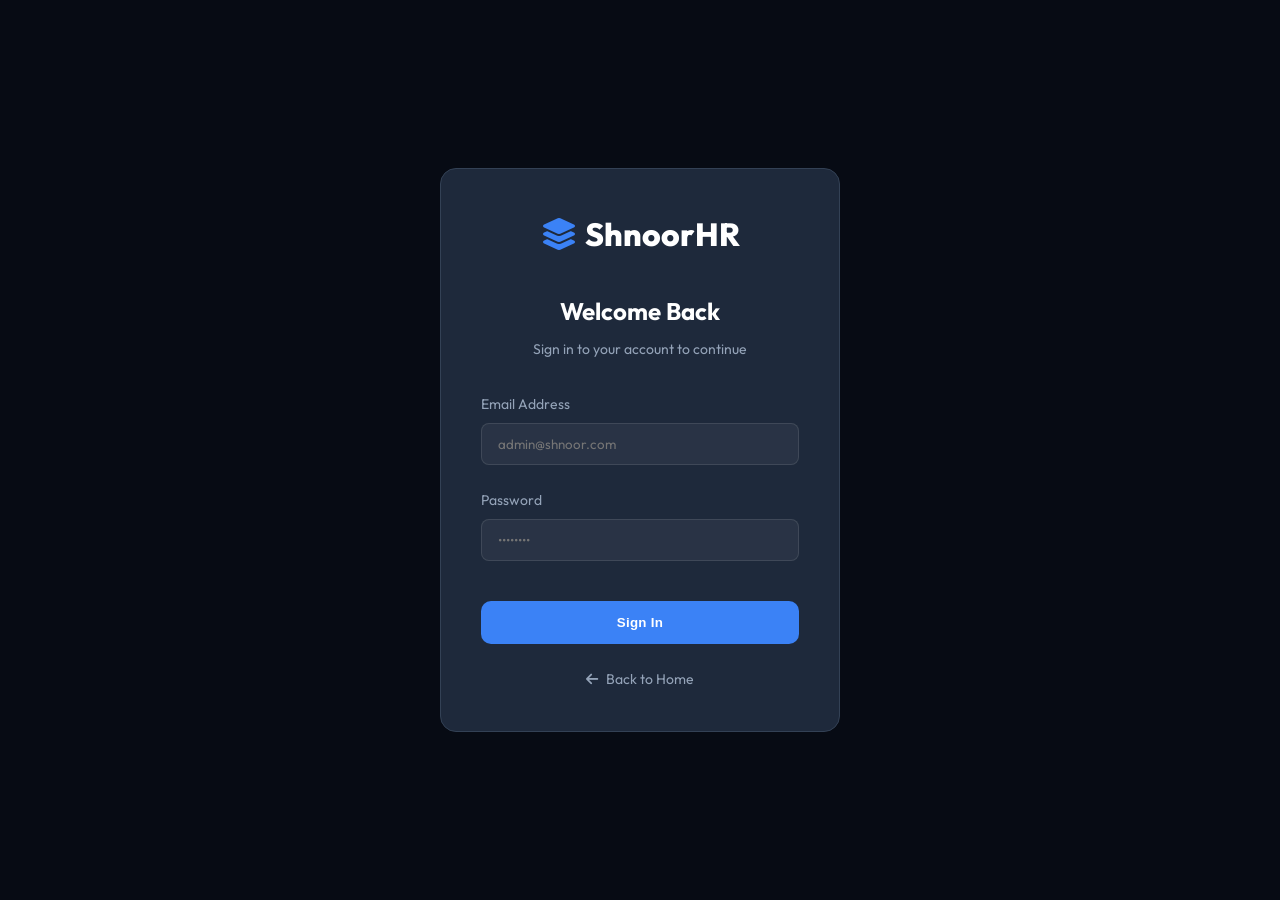
<file: frontend/team_leader/team_leader.html>
<!DOCTYPE html>
<html lang="en">
<head>
    <meta charset="UTF-8">
    <meta name="viewport" content="width=device-width, initial-scale=1.0">
    <title>Team Leader Dashboard | ShnoorHR</title>
    <link rel="stylesheet" href="../styles.css">
    <link rel="stylesheet" href="team_leader.css">
    <link rel="stylesheet" href="https://cdnjs.cloudflare.com/ajax/libs/font-awesome/6.4.0/css/all.min.css">
</head>
<body class="admin-layout">
    <div class="bg-glow-1"></div>
    <div class="bg-glow-2"></div>

    <!-- Sidebar -->
    <aside class="sidebar">
        <a href="#" class="logo"><i class="fa-solid fa-users-gear" style="color:var(--primary);"></i> ShnoorHR</a>

        <div class="nav-item active" data-target="dashboard"><i class="fa-solid fa-chart-pie"></i> Dashboard</div>
        <div class="nav-item" data-target="team-members"><i class="fa-solid fa-users"></i> Team Members</div>
        <div class="nav-item" data-target="attendance"><i class="fa-solid fa-calendar-check"></i> Attendance</div>
        <div class="nav-item" data-target="tasks"><i class="fa-solid fa-list-check"></i> Team Tasks</div>
        <div class="nav-item" data-target="performance"><i class="fa-solid fa-chart-line"></i> Performance</div>
        <div class="nav-item" data-target="expenses"><i class="fa-solid fa-wallet"></i> Team Expenses</div>
        <div class="nav-item" data-target="notifications"><i class="fa-solid fa-bell"></i> Notifications</div>
        <div class="nav-item" data-target="profile"><i class="fa-solid fa-user-gear"></i> Profile</div>

        <div style="flex:1;"></div>
        <a href="../login.html" class="nav-item" id="logoutBtn" style="color:#f43f5e;"><i class="fa-solid fa-right-from-bracket"></i> Logout</a>
    </aside>

    <!-- Main Content -->
    <main class="main-content">
        <!-- Top Bar -->
        <header class="topbar glass-panel" style="margin-bottom: 2rem; display: flex; align-items: center; justify-content: space-between; padding: 1rem 1.5rem;">
            <div>
                <h3 id="topbar-title" class="gradient-text" style="font-size: 1.5rem; font-weight: 600;">Dashboard Overview</h3>
                <p style="color: var(--text-muted); font-size: 0.85rem;">Role: Team Leader</p>
            </div>
            <div style="display: flex; align-items: center; gap: 1rem;">
                <div style="text-align: right;">
                    <h5 id="user-display-name" style="margin: 0; font-weight: 500;">Team Leader</h5>
                    <span id="user-display-email" style="font-size: 0.8rem; color: var(--text-muted);">-</span>
                </div>
                <div style="width: 45px; height: 45px; border-radius: 50%; background: var(--primary); display: flex; align-items: center; justify-content: center; color: white; font-weight: bold; font-size: 1.2rem;" id="avatar-initials">
                    TL
                </div>
            </div>
        </header>

        <!-- View: Dashboard Overview -->
        <section id="dashboard" class="view-section active">
            <div class="dashboard-grid">
                <div class="glass-panel stat-card" style="padding: 1.5rem; position: relative; overflow: hidden;">
                    <div style="display: flex; justify-content: space-between; align-items: flex-start;">
                        <div>
                            <h4 style="color:var(--text-muted); font-weight:500;">Total Team Members</h4>
                            <h1 id="stat-members" style="font-size:2.5rem; margin-top:0.5rem; font-weight: 700;">0</h1>
                        </div>
                        <div class="card-icon" style="background: rgba(59, 130, 246, 0.1); color: #3b82f6;"><i class="fa-solid fa-users"></i></div>
                    </div>
                </div>
                <div class="glass-panel stat-card" style="padding: 1.5rem; position: relative; overflow: hidden;">
                    <div style="display: flex; justify-content: space-between; align-items: flex-start;">
                        <div>
                            <h4 style="color:var(--text-muted); font-weight:500;">Pending Tasks</h4>
                            <h1 id="stat-pending" style="font-size:2.5rem; margin-top:0.5rem; color:#f59e0b; font-weight: 700;">0</h1>
                        </div>
                        <div class="card-icon" style="background: rgba(245, 158, 11, 0.1); color: #f59e0b;"><i class="fa-solid fa-clock"></i></div>
                    </div>
                </div>
                <div class="glass-panel stat-card" style="padding: 1.5rem; position: relative; overflow: hidden;">
                    <div style="display: flex; justify-content: space-between; align-items: flex-start;">
                        <div>
                            <h4 style="color:var(--text-muted); font-weight:500;">Completed Tasks</h4>
                            <h1 id="stat-completed" style="font-size:2.5rem; margin-top:0.5rem; color:#10b981; font-weight: 700;">0</h1>
                        </div>
                        <div class="card-icon" style="background: rgba(16, 185, 129, 0.1); color: #10b981;"><i class="fa-solid fa-circle-check"></i></div>
                    </div>
                </div>
                <div class="glass-panel stat-card" style="padding: 1.5rem; position: relative; overflow: hidden;">
                    <div style="display: flex; justify-content: space-between; align-items: flex-start;">
                        <div>
                            <h4 style="color:var(--text-muted); font-weight:500;">Attendance Rate</h4>
                            <h1 id="stat-attendance" style="font-size:2.5rem; margin-top:0.5rem; color:#8b5cf6; font-weight: 700;">0%</h1>
                        </div>
                        <div class="card-icon" style="background: rgba(139, 92, 246, 0.1); color: #8b5cf6;"><i class="fa-solid fa-user-check"></i></div>
                    </div>
                </div>
            </div>

            <!-- Extra metrics widgets -->
            <div class="dual-panel" style="margin-top: 2rem;">
                <div class="glass-panel" style="padding: 1.5rem;">
                    <h3 style="margin-bottom: 1.5rem; font-weight: 600;">Team Productivity Distribution</h3>
                    <div class="chart-container" style="display: flex; flex-direction: column; gap: 1rem;">
                        <div>
                            <div style="display: flex; justify-content: space-between; font-size: 0.9rem; margin-bottom: 0.25rem;">
                                <span>Task Completion Target</span>
                                <span style="font-weight: 600;">85% Done</span>
                            </div>
                            <div style="height: 10px; background: rgba(255,255,255,0.05); border-radius: 5px; overflow: hidden;">
                                <div style="height: 100%; width: 85%; background: var(--primary); border-radius: 5px;"></div>
                            </div>
                        </div>
                        <div>
                            <div style="display: flex; justify-content: space-between; font-size: 0.9rem; margin-bottom: 0.25rem;">
                                <span>Attendance Target</span>
                                <span style="font-weight: 600;">94% Rate</span>
                            </div>
                            <div style="height: 10px; background: rgba(255,255,255,0.05); border-radius: 5px; overflow: hidden;">
                                <div style="height: 100%; width: 94%; background: #10b981; border-radius: 5px;"></div>
                            </div>
                        </div>
                    </div>
                </div>
                <div class="glass-panel" style="padding: 1.5rem;">
                    <h3 style="margin-bottom: 1rem; font-weight: 600;">Recent Milestones</h3>
                    <div style="display: flex; flex-direction: column; gap: 1rem;">
                        <div style="display: flex; gap: 1rem; align-items: center;">
                            <div style="width: 10px; height: 10px; border-radius: 50%; background: #10b981;"></div>
                            <p style="font-size: 0.9rem; flex: 1;">All team tasks delegated successfully for Q2 Sprint.</p>
                        </div>
                        <div style="display: flex; gap: 1rem; align-items: center;">
                            <div style="width: 10px; height: 10px; border-radius: 50%; background: #3b82f6;"></div>
                            <p style="font-size: 0.9rem; flex: 1;">Team Leader profile initialization fully verified.</p>
                        </div>
                    </div>
                </div>
            </div>
        </section>

        <!-- View: Team Members -->
        <section id="team-members" class="view-section">
            <div class="glass-panel" style="padding: 1.5rem;">
                <div style="display: flex; justify-content: space-between; align-items: center; margin-bottom: 1.5rem;">
                    <h3 style="font-weight: 600;">My Assigned Employees</h3>
                    <div style="display: flex; gap: 0.75rem; align-items: center;">
                        <button class="btn btn-primary" onclick="exportTeamToExcel()" style="padding: 0.45rem 0.9rem; font-size: 0.8rem; display: flex; align-items: center; gap: 0.4rem; cursor: pointer; border: none; border-radius: 6px;">
                            <i class="fa-solid fa-file-excel"></i> Export Team to Excel
                        </button>
                        <span class="badge" id="member-count-badge" style="background: var(--primary); color: white; padding: 0.25rem 0.75rem; border-radius: 20px; font-size: 0.8rem;">0 Members</span>
                    </div>
                </div>
                <div class="table-container">
                    <table class="table">
                        <thead>
                            <tr>
                                <th>Name</th>
                                <th>Employee ID</th>
                                <th>Department</th>
                                <th>Designation</th>
                                <th>Email</th>
                                <th>Actions</th>
                            </tr>
                        </thead>
                        <tbody id="team-members-table-body">
                            <!-- Populated dynamically -->
                            <tr>
                                <td colspan="6" style="text-align: center; color: var(--text-muted); padding: 2rem;">Loading team members...</td>
                            </tr>
                        </tbody>
                    </table>
                </div>
            </div>
        </section>

        <!-- View: Attendance -->
        <section id="attendance" class="view-section">
            <div class="glass-panel" style="padding: 1.5rem;">
                <h3 style="margin-bottom: 1.5rem; font-weight: 600;">Team Attendance Log</h3>
                <div class="table-container">
                    <table class="table">
                        <thead>
                            <tr>
                                <th>Employee Name</th>
                                <th>Date</th>
                                <th>Check In</th>
                                <th>Check Out</th>
                                <th>Status</th>
                            </tr>
                        </thead>
                        <tbody id="attendance-table-body">
                            <!-- Populated dynamically -->
                            <tr>
                                <td colspan="5" style="text-align: center; color: var(--text-muted); padding: 2rem;">Loading attendance log...</td>
                            </tr>
                        </tbody>
                    </table>
                </div>
            </div>
        </section>

        <!-- View: Team Tasks -->
        <section id="tasks" class="view-section">
            <div style="display: flex; justify-content: space-between; align-items: center; margin-bottom: 2rem;">
                <!-- Internal Tab Switcher -->
                <div class="task-tabs glass-panel" style="display: flex; gap: 0.5rem; padding: 0.4rem; border-radius: 12px; width: fit-content;">
                    <button class="btn btn-primary task-tab-btn active" data-task-view="my">My Tasks (From Manager)</button>
                    <button class="btn btn-ghost task-tab-btn" data-task-view="team">Team Assignments</button>
                </div>
                <button class="btn btn-primary" id="btn-create-task" style="display: none;"><i class="fa-solid fa-plus"></i> Delegate New Task</button>
            </div>

            <!-- Panel: Tasks Assigned To Team Leader -->
            <div id="my-tasks-panel" class="task-view-panel active">
                <div class="glass-panel" style="padding: 1.5rem;">
                    <h3 style="margin-bottom: 1.5rem; font-weight: 600;">Tasks Assigned to Me</h3>
                    <div class="table-container">
                        <table class="table">
                            <thead>
                                <tr>
                                    <th>Task Title</th>
                                    <th>Deadline</th>
                                    <th>Priority</th>
                                    <th>Status</th>
                                    <th>Actions</th>
                                </tr>
                            </thead>
                            <tbody id="my-tasks-table-body">
                                <tr>
                                    <td colspan="5" style="text-align: center; color: var(--text-muted); padding: 2rem;">Loading your tasks...</td>
                                </tr>
                            </tbody>
                        </table>
                    </div>
                </div>
            </div>

            <!-- Panel: Tasks should be assigned by Team Leader -->
            <div id="team-tasks-panel" class="task-view-panel">
                <div class="glass-panel" style="padding: 1.5rem;">
                    <h3 style="margin-bottom: 1.5rem; font-weight: 600;">Tasks Assignment to My Team</h3>
                    <div class="table-container">
                        <table class="table">
                            <thead>
                                <tr>
                                    <th>Task Title</th>
                                    <th>Assigned To</th>
                                    <th>Deadline</th>
                                    <th>Priority</th>
                                    <th>Status</th>
                                    <th>Actions</th>
                                </tr>
                            </thead>
                            <tbody id="team-tasks-table-body">
                                <tr>
                                    <td colspan="6" style="text-align: center; color: var(--text-muted); padding: 2rem;">Loading team assignments...</td>
                                </tr>
                            </tbody>
                        </table>
                    </div>
                </div>
            </div>
        </section>

        <!-- View: Performance -->
        <section id="performance" class="view-section">
            <div class="glass-panel" style="padding: 1.5rem;">
                <h3 style="margin-bottom: 1.5rem; font-weight: 600;">Team Performance Overview</h3>
                <div class="table-container">
                    <table class="table">
                        <thead>
                            <tr>
                                <th>Employee</th>
                                <th>Designation</th>
                                <th>Completed Tasks</th>
                                <th>Pending Tasks</th>
                                <th>Overdue Tasks</th>
                                <th>Attendance Rate</th>
                            </tr>
                        </thead>
                        <tbody id="performance-table-body">
                            <!-- Populated dynamically -->
                            <tr>
                                <td colspan="6" style="text-align: center; color: var(--text-muted); padding: 2rem;">Loading performance analysis...</td>
                            </tr>
                        </tbody>
                    </table>
                </div>
            </div>
        </section>

        <!-- View: Notifications -->
        <section id="notifications" class="view-section">
            <div class="glass-panel" style="padding: 1.5rem;">
                <h3 style="margin-bottom: 1.5rem; font-weight: 600;">System Broadcasts & Announcements</h3>
                <div id="notifications-stream" style="display: flex; flex-direction: column; gap: 1rem;">
                    <p style="color: var(--text-muted); text-align: center; padding: 2rem;">No new notifications.</p>
                </div>
            </div>
        </section>

        <!-- View: Profile -->
        <section id="profile" class="view-section">
            <div class="glass-panel" style="padding: 2rem;">
                <h3 style="margin-bottom: 2rem; font-weight: 600;" class="gradient-text">Personal & Professional Profile</h3>
                <form id="tl-profile-form" style="display: flex; flex-direction: column; gap: 2rem;">
                    
                    <!-- Section: Personal Details -->
                    <div>
                        <h4 style="border-bottom: 1px solid var(--glass-border); padding-bottom: 0.5rem; margin-bottom: 1rem; color: var(--primary);">Personal Details</h4>
                        <div class="form-grid">
                            <div class="form-group">
                                <label>First Name</label>
                                <input type="text" name="first_name" required>
                            </div>
                            <div class="form-group">
                                <label>Last Name</label>
                                <input type="text" name="last_name" required>
                            </div>
                            <div class="form-group">
                                <label>Email</label>
                                <input type="email" name="email" readonly style="background: rgba(255,255,255,0.05); color: var(--text-muted);">
                            </div>
                            <div class="form-group">
                                <label>Phone</label>
                                <input type="text" name="phone">
                            </div>
                            <div class="form-group">
                                <label>Gender</label>
                                <select name="gender">
                                    <option value="">Select Gender</option>
                                    <option value="Male">Male</option>
                                    <option value="Female">Female</option>
                                    <option value="Other">Other</option>
                                </select>
                            </div>
                            <div class="form-group">
                                <label>Date of Birth</label>
                                <input type="date" name="date_of_birth">
                            </div>
                            <div class="form-group" style="grid-column: span 2;">
                                <label>Present Address</label>
                                <textarea name="address" rows="2"></textarea>
                            </div>
                            <div class="form-group" style="grid-column: span 2;">
                                <label>Permanent Address</label>
                                <textarea name="permanent_address" rows="2"></textarea>
                            </div>
                        </div>
                    </div>

                    <!-- Section: Professional Details -->
                    <div>
                        <h4 style="border-bottom: 1px solid var(--glass-border); padding-bottom: 0.5rem; margin-bottom: 1rem; color: var(--primary);">Professional Details</h4>
                        <div class="form-grid">
                            <div class="form-group">
                                <label>Employee ID</label>
                                <input type="text" name="employee_id">
                            </div>
                            <div class="form-group">
                                <label>Designation</label>
                                <input type="text" name="designation">
                            </div>
                            <div class="form-group">
                                <label>Department</label>
                                <input type="text" name="department">
                            </div>
                            <div class="form-group">
                                <label>Joining Date</label>
                                <input type="date" name="joining_date">
                            </div>
                            <div class="form-group">
                                <label>Aadhaar Number</label>
                                <input type="text" name="aadhaar_number">
                            </div>
                            <div class="form-group">
                                <label>PAN Number</label>
                                <input type="text" name="pan_number">
                            </div>
                            <div class="form-group">
                                <label>Nationality</label>
                                <input type="text" name="nationality">
                            </div>
                            <div class="form-group">
                                <label>Marital Status</label>
                                <input type="text" name="marital_status">
                            </div>
                            <div class="form-group">
                                <label>Blood Group</label>
                                <input type="text" name="blood_group">
                            </div>
                        </div>
                    </div>

                    <!-- Section: Emergency Contact -->
                    <div>
                        <h4 style="border-bottom: 1px solid var(--glass-border); padding-bottom: 0.5rem; margin-bottom: 1rem; color: var(--primary);">Emergency Contact Details</h4>
                        <div class="form-grid">
                            <div class="form-group">
                                <label>Contact Name</label>
                                <input type="text" name="emergency_contact_name">
                            </div>
                            <div class="form-group">
                                <label>Contact Phone</label>
                                <input type="text" name="emergency_contact_phone">
                            </div>
                            <div class="form-group">
                                <label>Relation</label>
                                <input type="text" name="emergency_contact_relation">
                            </div>
                        </div>
                    </div>

                    <!-- Section: Bank Account Details -->
                    <div>
                        <h4 style="border-bottom: 1px solid var(--glass-border); padding-bottom: 0.5rem; margin-bottom: 1rem; color: var(--primary);">Bank Account Details</h4>
                        <div class="form-grid">
                            <div class="form-group">
                                <label>Bank Name</label>
                                <input type="text" name="bank_name">
                            </div>
                            <div class="form-group">
                                <label>Account Number</label>
                                <input type="text" name="account_number">
                            </div>
                            <div class="form-group">
                                <label>IFSC Code</label>
                                <input type="text" name="ifsc_code">
                            </div>
                            <div class="form-group">
                                <label>Branch</label>
                                <input type="text" name="branch">
                            </div>
                        </div>
                    </div>

                    <button type="submit" class="btn btn-primary" style="width: fit-content; align-self: flex-start; padding: 0.75rem 2rem;"><i class="fa-solid fa-save"></i> Save All Profile Changes</button>
                </form>
            </div>
        </section>

        <!-- View: Team Leader Expenses (Both Team and Personal/Self Claims) -->
        <section id="expenses" class="view-section">
            <div style="display: flex; justify-content: space-between; align-items: center; margin-bottom: 2rem;">
                <h2 class="gradient-text">Expenses Module</h2>
                
                <!-- Toggle between My Claims and Team Claims -->
                <div style="display: flex; gap: 0.5rem; background: rgba(255,255,255,0.05); padding: 0.35rem; border-radius: 10px;">
                    <button class="btn btn-primary" id="btnTlViewTeam" onclick="switchTlExpenseView('team')" style="padding: 0.4rem 1.2rem; font-size: 0.85rem; border: none;"><i class="fa-solid fa-users"></i> Team Claims</button>
                    <button class="btn btn-ghost" id="btnTlViewSelf" onclick="switchTlExpenseView('self')" style="padding: 0.4rem 1.2rem; font-size: 0.85rem; border: none;"><i class="fa-solid fa-user"></i> My Claims</button>
                </div>
            </div>

            <!-- Panel 1: Team Expenses -->
            <div id="tlTeamExpensesPanel" style="display: block;">
                <!-- Summary Cards -->
                <div class="dashboard-grid" style="margin-bottom: 2rem; display: grid; grid-template-columns: repeat(auto-fit, minmax(200px, 1fr)); gap: 1.5rem;">
                    <div class="glass-panel" style="padding: 1.25rem; text-align: center;">
                        <p style="color:var(--text-muted); font-size: 0.85rem; text-transform: uppercase; font-weight: 600;">Team Total Claims</p>
                        <h2 id="tl-exp-total" style="font-size:1.75rem; color:#fff; margin-top:0.5rem;">₹0.00</h2>
                    </div>
                    <div class="glass-panel" style="padding: 1.25rem; text-align: center;">
                        <p style="color:#f59e0b; font-size: 0.85rem; text-transform: uppercase; font-weight: 600;">Pending Review</p>
                        <h2 id="tl-exp-pending" style="font-size:1.75rem; color:#f59e0b; margin-top:0.5rem;">₹0.00</h2>
                    </div>
                    <div class="glass-panel" style="padding: 1.25rem; text-align: center;">
                        <p style="color:#10b981; font-size: 0.85rem; text-transform: uppercase; font-weight: 600;">Approved Claims</p>
                        <h2 id="tl-exp-approved" style="font-size:1.75rem; color:#10b981; margin-top:0.5rem;">₹0.00</h2>
                    </div>
                    <div class="glass-panel" style="padding: 1.25rem; text-align: center;">
                        <p style="color:#f43f5e; font-size: 0.85rem; text-transform: uppercase; font-weight: 600;">Rejected Claims</p>
                        <h2 id="tl-exp-rejected" style="font-size:1.75rem; color:#f43f5e; margin-top:0.5rem;">₹0.00</h2>
                    </div>
                </div>

                <!-- Filters -->
                <div class="glass-panel" style="padding: 1.5rem; margin-bottom: 2rem;">
                    <div style="display: flex; gap: 1rem; align-items: flex-end; flex-wrap: wrap;">
                        <div style="flex: 2; min-width: 250px;">
                            <label style="display:block; margin-bottom:0.5rem; font-size:0.85rem; color:var(--text-muted);">Search Employee or Title</label>
                            <div style="position:relative;">
                                <input type="text" id="tlExpenseSearch" class="form-control" placeholder="Search team claims..." oninput="filterTeamExpenses()" style="width:100%; padding:0.75rem 0.75rem 0.75rem 2.2rem; border-radius:8px; border:1px solid var(--glass-border); background:var(--bg-navy); color:#fff;">
                                <i class="fa-solid fa-search" style="position:absolute; left:10px; top:50%; transform:translateY(-50%); color:var(--text-muted);"></i>
                            </div>
                        </div>
                        <div style="flex: 1; min-width: 150px;">
                            <label style="display:block; margin-bottom:0.5rem; font-size:0.85rem; color:var(--text-muted);">Status Filter</label>
                            <select id="tlFilterStatus" class="form-control" onchange="filterTeamExpenses()" style="width:100%; padding:0.75rem; border-radius:8px; border:1px solid var(--glass-border); background:var(--bg-navy); color:#fff;">
                                <option value="ALL">All Statuses</option>
                                <option value="PENDING">Pending</option>
                                <option value="APPROVED">Approved</option>
                                <option value="REJECTED">Rejected</option>
                            </select>
                        </div>
                        <div style="display: flex; gap: 0.75rem;">
                            <button class="btn btn-ghost" onclick="clearTeamExpenseFilters()" style="padding: 0.75rem 1.2rem; height: 44px;"><i class="fa-solid fa-rotate-left"></i> Reset</button>
                            <button class="btn btn-ghost" onclick="exportTeamExpensesToExcel()" style="padding: 0.75rem 1.2rem; height: 44px;"><i class="fa-solid fa-file-excel"></i> Export Excel</button>
                        </div>
                    </div>
                </div>

                <!-- Table section -->
                <div class="table-container">
                    <table>
                        <thead>
                            <tr>
                                <th>Employee</th>
                                <th>Submitted Date</th>
                                <th>Title/Merchant</th>
                                <th>Category</th>
                                <th>Amount</th>
                                <th>Status</th>
                                <th>Receipt</th>
                                <th>Action</th>
                            </tr>
                        </thead>
                        <tbody id="tlExpensesList">
                            <!-- Populated dynamically -->
                        </tbody>
                    </table>
                </div>
            </div>

            <!-- Panel 2: Self Expenses (My Personal Claims as Team Leader) -->
            <div id="tlSelfExpensesPanel" style="display: none;">
                <!-- Action Buttons -->
                <div style="display: flex; justify-content: flex-start; align-items: center; margin-bottom: 2rem; gap: 1rem;">
                    <button class="btn btn-primary" onclick="openTlAddExpenseModal()"><i class="fa-solid fa-plus"></i> Claim Expense</button>
                </div>

                <!-- Summary Cards (Personal) -->
                <div class="dashboard-grid" style="margin-bottom: 2rem; display: grid; grid-template-columns: repeat(auto-fit, minmax(200px, 1fr)); gap: 1.5rem;">
                    <div class="glass-panel" style="padding: 1.25rem; text-align: center;">
                        <p style="color:var(--text-muted); font-size: 0.85rem; text-transform: uppercase; font-weight: 600;">My Total Claims</p>
                        <h2 id="tl-self-exp-total" style="font-size:1.75rem; color:#fff; margin-top:0.5rem;">₹0.00</h2>
                    </div>
                    <div class="glass-panel" style="padding: 1.25rem; text-align: center;">
                        <p style="color:#f59e0b; font-size: 0.85rem; text-transform: uppercase; font-weight: 600;">Pending Approved</p>
                        <h2 id="tl-self-exp-pending" style="font-size:1.75rem; color:#f59e0b; margin-top:0.5rem;">₹0.00</h2>
                    </div>
                    <div class="glass-panel" style="padding: 1.25rem; text-align: center;">
                        <p style="color:#10b981; font-size: 0.85rem; text-transform: uppercase; font-weight: 600;">Approved (Paid/Unpaid)</p>
                        <h2 id="tl-self-exp-approved" style="font-size:1.75rem; color:#10b981; margin-top:0.5rem;">₹0.00</h2>
                    </div>
                    <div class="glass-panel" style="padding: 1.25rem; text-align: center;">
                        <p style="color:#f43f5e; font-size: 0.85rem; text-transform: uppercase; font-weight: 600;">Rejected Claims</p>
                        <h2 id="tl-self-exp-rejected" style="font-size:1.75rem; color:#f43f5e; margin-top:0.5rem;">₹0.00</h2>
                    </div>
                </div>

                <!-- Filters (Personal) -->
                <div class="glass-panel" style="padding: 1.5rem; margin-bottom: 2rem;">
                    <div style="display: flex; gap: 1rem; align-items: flex-end; flex-wrap: wrap;">
                        <div style="flex: 2; min-width: 250px;">
                            <label style="display:block; margin-bottom:0.5rem; font-size:0.85rem; color:var(--text-muted);">Search Title or Category</label>
                            <div style="position:relative;">
                                <input type="text" id="tlSelfExpenseSearch" class="form-control" placeholder="Search my claims..." oninput="filterTlSelfExpenses()" style="width:100%; padding:0.75rem 0.75rem 0.75rem 2.2rem; border-radius:8px; border:1px solid var(--glass-border); background:var(--bg-navy); color:#fff;">
                                <i class="fa-solid fa-search" style="position:absolute; left:10px; top:50%; transform:translateY(-50%); color:var(--text-muted);"></i>
                            </div>
                        </div>
                        <div style="flex: 1; min-width: 150px;">
                            <label style="display:block; margin-bottom:0.5rem; font-size:0.85rem; color:var(--text-muted);">Status Filter</label>
                            <select id="tlSelfFilterStatus" class="form-control" onchange="filterTlSelfExpenses()" style="width:100%; padding:0.75rem; border-radius:8px; border:1px solid var(--glass-border); background:var(--bg-navy); color:#fff;">
                                <option value="ALL">All Statuses</option>
                                <option value="PENDING">Pending</option>
                                <option value="APPROVED">Approved</option>
                                <option value="REJECTED">Rejected</option>
                                <option value="DRAFT">Draft</option>
                            </select>
                        </div>
                        <div>
                            <button class="btn btn-ghost" onclick="clearTlSelfExpenseFilters()" style="padding: 0.75rem 1.2rem; height: 44px;"><i class="fa-solid fa-rotate-left"></i> Reset</button>
                        </div>
                    </div>
                </div>

                <!-- Table (Personal) -->
                <div class="table-container">
                    <table>
                        <thead>
                            <tr>
                                <th>Submitted Date</th>
                                <th>Title/Merchant</th>
                                <th>Category</th>
                                <th>Amount</th>
                                <th>Status</th>
                                <th>Payment Status</th>
                                <th>Receipt</th>
                                <th>Manager Remark</th>
                            </tr>
                        </thead>
                        <tbody id="tlSelfExpensesList">
                            <!-- Populated dynamically -->
                        </tbody>
                    </table>
                </div>
            </div>
        </section>
    </main>

    <!-- Modal: Review Team Expense Claim -->
    <div id="reviewExpenseModal" class="modal" style="display: none;">
        <div class="modal-content glass-panel" style="max-width: 500px;">
            <div style="display: flex; justify-content: space-between; align-items: center; border-bottom: 1px solid var(--glass-border); padding-bottom: 1rem; margin-bottom: 1.5rem;">
                <h3 class="gradient-text" style="font-weight: 600;">Review Expense Claim</h3>
                <span class="close-btn" onclick="closeReviewExpenseModal()" style="cursor: pointer; font-size: 1.5rem;"><i class="fa-solid fa-xmark"></i></span>
            </div>
            <div id="review-modal-info" style="margin-bottom: 1.5rem; display: flex; flex-direction: column; gap: 0.5rem; background: rgba(255,255,255,0.03); padding: 1rem; border-radius: 8px;">
                <!-- Dynamically filled -->
            </div>
            <form id="reviewExpenseForm" onsubmit="submitExpenseDecision(event)">
                <input type="hidden" id="reviewExpenseId">
                <div class="form-group" style="margin-bottom: 1.5rem;">
                    <label style="display:block; margin-bottom:0.5rem; font-size:0.85rem;">Remark / Comments</label>
                    <textarea id="reviewRemark" class="form-control" placeholder="Enter reason for approval or rejection..." rows="3" required style="width:100%; padding:0.75rem; border-radius:8px; border:1px solid var(--glass-border); background:var(--bg-navy); color:#fff; resize: vertical;"></textarea>
                </div>
                <div style="display: flex; justify-content: flex-end; gap: 1rem;">
                    <button type="button" class="btn btn-ghost" onclick="closeReviewExpenseModal()">Cancel</button>
                    <button type="button" class="btn btn-primary" onclick="submitExpenseDecision(event, 'REJECTED')" style="background: #f43f5e; border-color: #f43f5e;"><i class="fa-solid fa-ban"></i> Reject</button>
                    <button type="submit" class="btn btn-primary" onclick="submitExpenseDecision(event, 'APPROVED')"><i class="fa-solid fa-check"></i> Approve</button>
                </div>
            </form>
        </div>
    </div>

    <!-- Modal: Employee Detail Profile -->
    <div id="memberDetailModal" class="modal">
        <div class="modal-content glass-panel" style="max-width: 700px;">
            <div style="display: flex; justify-content: space-between; align-items: center; border-bottom: 1px solid var(--glass-border); padding-bottom: 1rem; margin-bottom: 1.5rem;">
                <h3 id="modal-employee-title" class="gradient-text" style="font-weight: 600;">Team Member Profile</h3>
                <span class="close-btn" id="closeMemberModalBtn" style="cursor: pointer; font-size: 1.5rem;"><i class="fa-solid fa-xmark"></i></span>
            </div>
            <div id="modal-employee-content" style="display: flex; flex-direction: column; gap: 1.5rem;">
                <!-- Filled dynamically -->
            </div>
        </div>
    </div>

    <!-- Modal: Delegate/Create Task -->
    <div id="createTaskModal" class="modal">
        <div class="modal-content glass-panel" style="max-width: 550px;">
            <div style="display: flex; justify-content: space-between; align-items: center; border-bottom: 1px solid var(--glass-border); padding-bottom: 1rem; margin-bottom: 1.5rem;">
                <h3 class="gradient-text" style="font-weight: 600;">Delegate New Task</h3>
                <span class="close-btn" id="closeTaskModalBtn" style="cursor: pointer; font-size: 1.5rem;"><i class="fa-solid fa-xmark"></i></span>
            </div>
            <form id="create-task-form" style="display: flex; flex-direction: column; gap: 1.2rem;">
                <div class="form-group">
                    <label>Task Title</label>
                    <input type="text" name="title" required placeholder="Enter descriptive task title...">
                </div>
                <div class="form-group">
                    <label>Assign Team Member</label>
                    <select name="assigned_to" required id="task-assignee-select">
                        <option value="">Select Employee...</option>
                    </select>
                </div>
                <div class="form-group">
                    <label>Deadline</label>
                    <input type="date" name="deadline" required>
                </div>
                <div class="form-group">
                    <label>Priority</label>
                    <select name="priority">
                        <option value="Low">Low</option>
                        <option value="Medium" selected>Medium</option>
                        <option value="High">High</option>
                    </select>
                </div>
                <div class="form-group">
                    <label>Description</label>
                    <textarea name="description" rows="3" placeholder="Add detailed requirements..."></textarea>
                </div>
                <button type="submit" class="btn btn-primary" style="margin-top: 1rem;"><i class="fa-solid fa-paper-plane"></i> Assign Task</button>
            </form>
        </div>
    </div>

    <!-- Modal: View Task Details and Add Notes/Update Status -->
    <div id="taskDetailsModal" class="modal">
        <div class="modal-content glass-panel" style="max-width: 500px;">
            <div style="display: flex; justify-content: space-between; align-items: center; border-bottom: 1px solid var(--glass-border); padding-bottom: 1rem; margin-bottom: 1.5rem;">
                <h3 id="modal-task-title" class="gradient-text" style="font-weight: 600;">Task Detail</h3>
                <span class="close-btn" id="closeTaskDetailModalBtn" style="cursor: pointer; font-size: 1.5rem;"><i class="fa-solid fa-xmark"></i></span>
            </div>
            <div style="display: flex; flex-direction: column; gap: 1.2rem;" id="task-detail-container">
                <!-- Filled dynamically -->
            </div>
        </div>
    </div>

    <!-- Modal: Submit Personal Expense Claim (Team Leader) -->
    <div id="addTlExpenseModal" class="modal" style="display: none;">
        <div class="modal-content glass-panel" style="max-width: 600px;">
            <div style="display: flex; justify-content: space-between; align-items: center; border-bottom: 1px solid var(--glass-border); padding-bottom: 1rem; margin-bottom: 1.5rem;">
                <h3 class="gradient-text"><i class="fa-solid fa-receipt"></i> Submit Expense Claim</h3>
                <span class="close-btn" onclick="closeTlAddExpenseModal()" style="cursor: pointer; font-size: 1.5rem;"><i class="fa-solid fa-xmark"></i></span>
            </div>
            <form id="applyTlExpenseForm" onsubmit="submitTlExpenseClaim(event)">
                <div style="display: grid; grid-template-columns: 1fr 1fr; gap: 1rem; margin-bottom: 1.25rem;">
                    <div class="form-group">
                        <label style="display:block; margin-bottom:0.5rem; font-size:0.85rem;">Title/Merchant</label>
                        <input type="text" id="tlSelfExpenseTitle" class="form-control" placeholder="e.g., Uber Ride" required style="width:100%; padding:0.75rem; border-radius:8px; border:1px solid var(--glass-border); background:var(--bg-navy); color:#fff;">
                    </div>
                    <div class="form-group">
                        <label style="display:block; margin-bottom:0.5rem; font-size:0.85rem;">Category</label>
                        <select id="tlSelfExpenseCategory" class="form-control" required style="width:100%; padding:0.75rem; border-radius:8px; border:1px solid var(--glass-border); background:var(--bg-navy); color:#fff;">
                            <option value="Travel">Travel</option>
                            <option value="Meals">Meals</option>
                            <option value="Supplies">Supplies</option>
                            <option value="Software">Software</option>
                            <option value="Other">Other</option>
                        </select>
                    </div>
                </div>
                <div style="display: grid; grid-template-columns: 1fr 1fr; gap: 1rem; margin-bottom: 1.25rem;">
                    <div class="form-group">
                        <label style="display:block; margin-bottom:0.5rem; font-size:0.85rem;">Amount (₹)</label>
                        <input type="number" step="0.01" id="tlSelfExpenseAmount" class="form-control" placeholder="0.00" required style="width:100%; padding:0.75rem; border-radius:8px; border:1px solid var(--glass-border); background:var(--bg-navy); color:#fff;">
                    </div>
                    <div class="form-group">
                        <label style="display:block; margin-bottom:0.5rem; font-size:0.85rem;">Receipt File (Bill)</label>
                        <input type="file" id="tlSelfExpenseReceipt" class="form-control" style="width:100%; padding:0.5rem; border-radius:8px; border:1px solid var(--glass-border); background:var(--bg-navy); color:#fff;">
                    </div>
                </div>
                <div class="form-group" style="margin-bottom: 1.5rem;">
                    <label style="display:block; margin-bottom:0.5rem; font-size:0.85rem;">Description / Remarks</label>
                    <textarea id="tlSelfExpenseDesc" class="form-control" placeholder="Provide extra details..." rows="3" style="width:100%; padding:0.75rem; border-radius:8px; border:1px solid var(--glass-border); background:var(--bg-navy); color:#fff; resize: vertical;"></textarea>
                </div>
                <div style="display: flex; justify-content: flex-end; gap: 1rem;">
                    <button type="button" class="btn btn-ghost" onclick="closeTlAddExpenseModal()">Cancel</button>
                    <button type="button" class="btn btn-ghost" onclick="submitTlExpenseClaim(event, true)" style="border-color: var(--text-muted); color: var(--text-muted);"><i class="fa-solid fa-floppy-disk"></i> Save Draft</button>
                    <button type="submit" class="btn btn-primary"><i class="fa-solid fa-paper-plane"></i> Submit Claim</button>
                </div>
            </form>
        </div>
    </div>

    <script src="team_leader.js"></script>
</body>
</html>
</file>
<file: frontend/styles.css>
@import url('https://fonts.googleapis.com/css2?family=Outfit:wght@300;400;500;600;700;800&display=swap');

:root {
    --bg-dark: #070B14;
    --bg-navy: #0B1120;
    --primary: #3b82f6;
    --primary-glow: transparent;
    --secondary: #8b5cf6;
    --text-main: #ffffff;
    --text-muted: #94a3b8;
    --glass-bg: #1e293b;
    --glass-border: #334155;
    --glass-hover: #334155;
}

* {
    margin: 0;
    padding: 0;
    box-sizing: border-box;
}

html {
    scroll-behavior: smooth;
}

body {
    font-family: 'Outfit', sans-serif;
    background-color: var(--bg-dark);
    color: var(--text-main);
    line-height: 1.6;
    overflow-x: hidden;
    position: relative;
}

/* Background Glow Effects - Disabled */
.bg-glow-1, .bg-glow-2 {
    display: none;
}

/* Utilities */
.container {
    max-width: 1280px;
    margin: 0 auto;
    padding: 0 2rem;
}

.glass-panel {
    background: var(--glass-bg);
    border: 1px solid var(--glass-border);
    border-radius: 16px;
    position: relative;
    overflow: hidden;
}

.btn {
    display: inline-block;
    padding: 0.85rem 1.75rem;
    border-radius: 10px;
    font-weight: 600;
    letter-spacing: 0.3px;
    text-decoration: none;
    transition: all 0.4s cubic-bezier(0.4, 0, 0.2, 1);
    cursor: pointer;
    border: none;
}

.btn-primary {
    background: var(--primary);
    color: white;
}

.btn-primary:hover {
    transform: translateY(-3px);
    background: #2563eb;
}

.btn-ghost {
    background: #1e293b;
    color: var(--text-main);
    border: 1px solid #334155;
}

.btn-ghost:hover {
    background: #334155;
    border-color: #475569;
    transform: translateY(-2px);
}

@keyframes floatPulse {
    0% { transform: translateY(0); }
    50% { transform: translateY(-10px); }
    100% { transform: translateY(0); }
}

.shadow-pulse {
    animation: floatPulse 6s ease-in-out infinite;
}

.gradient-text {
    color: var(--primary);
}

/* Navbar */
.navbar {
    position: fixed;
    top: 0;
    left: 0;
    width: 100%;
    padding: 1.5rem 0;
    z-index: 100;
    transition: all 0.3s ease;
}

.navbar.scrolled {
    padding: 1rem 0;
    background: var(--bg-navy);
    border-bottom: 1px solid var(--glass-border);
}

.navbar .container {
    display: flex;
    justify-content: space-between;
    align-items: center;
}

.logo {
    font-size: 1.5rem;
    font-weight: 800;
    letter-spacing: -0.5px;
    display: flex;
    align-items: center;
    gap: 0.5rem;
    text-decoration: none;
}

.nav-links {
    display: flex;
    gap: 2rem;
    align-items: center;
}

.nav-links a {
    color: var(--text-muted);
    text-decoration: none;
    font-weight: 500;
    transition: color 0.3s ease;
}

.nav-links a:hover {
    color: var(--text-main);
}

.nav-actions {
    display: flex;
    gap: 1rem;
    align-items: center;
}

/* Hero Section */
.hero {
    padding: 12rem 0 6rem;
    min-height: 100vh;
    display: flex;
    align-items: center;
}

.hero-grid {
    display: grid;
    grid-template-columns: 1fr 1fr;
    gap: 4rem;
    align-items: center;
}

.hero-content .badge {
    display: inline-block;
    padding: 0.5rem 1.25rem;
    background: rgba(59, 130, 246, 0.1);
    border: 1px solid rgba(59, 130, 246, 0.2);
    border-radius: 30px;
    color: #60a5fa;
    font-size: 0.75rem;
    font-weight: 700;
    text-transform: uppercase;
    letter-spacing: 1px;
    margin-bottom: 1.5rem;
    box-shadow: 0 0 20px rgba(59, 130, 246, 0.1);
}

.hero-title {
    font-size: 4.5rem;
    line-height: 1.05;
    font-weight: 800;
    letter-spacing: -1px;
    margin-bottom: 1.5rem;
}

.hero-desc {
    color: var(--text-muted);
    font-size: 1.25rem;
    margin-bottom: 2rem;
    max-width: 90%;
}

.hero-bullets {
    list-style: none;
    margin-bottom: 2.5rem;
}

.hero-bullets li {
    display: flex;
    align-items: center;
    gap: 0.75rem;
    margin-bottom: 0.75rem;
    color: var(--text-muted);
}

.hero-bullets i {
    color: #34d399;
}

/* Feature Grid */
.features-grid {
    display: grid;
    grid-template-columns: repeat(2, 1fr);
    gap: 1rem;
}

.features-grid .feature-card {
    padding: 1.5rem;
    display: flex;
    flex-direction: column;
    gap: 1rem;
    transition: transform 0.3s ease, background 0.3s ease;
}

.features-grid .feature-card:hover {
    transform: translateY(-8px);
    background: var(--glass-hover);
}

.features-grid .feature-card.large {
    grid-column: span 2;
    flex-direction: row;
    align-items: center;
}

.feature-icon {
    width: 48px;
    height: 48px;
    border-radius: 12px;
    background: #1e293b;
    display: flex;
    align-items: center;
    justify-content: center;
    font-size: 1.25rem;
    color: #60a5fa;
}

.feature-info h3 {
    font-size: 1.125rem;
    margin-bottom: 0.25rem;
}

.feature-info p {
    color: var(--text-muted);
    font-size: 0.875rem;
}

/* Sections Layout */
.section {
    padding: 8rem 0;
}

.section-grid {
    display: grid;
    grid-template-columns: 1fr 1fr;
    gap: 5rem;
    align-items: center;
}

.section-image {
    position: relative;
    border-radius: 24px;
    overflow: hidden;
    aspect-ratio: 4/3;
    background: var(--glass-bg);
    border: 1px solid var(--glass-border);
    display: flex;
    align-items: center;
    justify-content: center;
}

.section-image::before {
    display: none;
}

.section-image i {
    font-size: 5rem;
    color: rgba(255,255,255,0.1);
}

.section-content h2 {
    font-size: 2.5rem;
    margin-bottom: 1.5rem;
    line-height: 1.2;
}

.section-content p {
    color: var(--text-muted);
    font-size: 1.125rem;
    margin-bottom: 2rem;
}

.feature-list {
    display: grid;
    gap: 1.5rem;
}

.feature-item {
    display: flex;
    gap: 1rem;
}

.feature-item-icon {
    width: 40px;
    height: 40px;
    border-radius: 10px;
    background: rgba(59,130,246,0.1);
    color: #60a5fa;
    display: flex;
    align-items: center;
    justify-content: center;
    flex-shrink: 0;
}

.feature-item-text h4 {
    margin-bottom: 0.25rem;
}

.feature-item-text p {
    font-size: 0.875rem;
    margin-bottom: 0;
}

/* Pricing */
.pricing-container { display: flex; gap: 2rem; justify-content: center; margin-top: 3rem; flex-wrap: wrap; }
.pricing-card { background: var(--glass-bg); border: 1px solid var(--glass-border); border-radius: 16px; padding: 2.5rem; text-align: left; width: 300px; }
.pricing-card.highlight { border-color: var(--primary); transform: scale(1.05); }
.pricing-card h3 { font-size: 1.5rem; margin-bottom: 1rem; }
.pricing-card .price { font-size: 2rem; font-weight: 700; color: var(--primary); margin-bottom: 1.5rem; }
.pricing-card ul { list-style: none; margin-bottom: 2rem; }
.pricing-card ul li { margin-bottom: 0.5rem; color: var(--text-muted); }
.pricing-card button { width: 100%; padding: 0.75rem; border-radius: 8px; border: none; background: #334155; color: #fff; cursor: pointer; transition: 0.3s; }
.pricing-card.highlight button { background: var(--primary); }
.pricing-card button:hover { background: var(--secondary); }

/* Contact */
.contact-container { display: flex; gap: 2rem; justify-content: center; margin-top: 3rem; flex-wrap: wrap; }
.contact-item { background: var(--glass-bg); padding: 1.5rem; border-radius: 12px; width: 250px; border: 1px solid var(--glass-border); }
.contact-item h4 { color: var(--primary); margin-bottom: 0.5rem; }

/* Dashboard Layout */
.dashboard-grid { display: grid; gap: 2rem; grid-template-columns: repeat(auto-fit, minmax(200px, 1fr)); padding: 2rem 0; }
.dual-panel { display: grid; grid-template-columns: 1fr 1fr; gap: 2rem; }
@media(max-width: 768px) { .dual-panel { grid-template-columns: 1fr; } }

/* Pricing Section */
.pricing-container {
    display: flex;
    justify-content: center;
    gap: 2rem;
    margin-top: 1rem;
    flex-wrap: wrap;
}

.pricing-card {
    background: var(--glass-bg);
    border: 1px solid var(--glass-border);
    border-radius: 16px;
    padding: 2rem;
    width: 260px;
    text-align: center;
    transition: all 0.3s ease;
}

.pricing-card:hover {
    transform: translateY(-8px);
    background: var(--glass-hover);
}

.pricing-card h3 {
    margin-bottom: 0.5rem;
}

.price {
    font-size: 1.5rem;
    color: #a78bfa;
    margin: 1rem 0;
}

.pricing-card ul {
    list-style: none;
    margin: 1.5rem 0;
}

.pricing-card li {
    margin: 0.5rem 0;
    color: var(--text-muted);
}

.highlight {
    border: 1px solid var(--secondary);
}



/* Contact Section */

.contact-container {
    display: flex;
    justify-content: center;
    gap: 2rem;
    margin-top: 1rem;
    flex-wrap: wrap;
}

.contact-item {
    background: var(--glass-bg);
    border: 1px solid var(--glass-border);
    border-radius: 14px;
    padding: 1.5rem;
    width: 220px;
    text-align: center;
}

.contact-item h4 {
    margin-bottom: 0.5rem;
}

.contact-item p {
    color: var(--text-muted);
}

/* Organization Chart Tree Structure */
.org-chart-container {
    padding: 2rem;
    overflow-x: auto;
    background: rgba(255, 255, 255, 0.02);
    border-radius: 16px;
    border: 1px solid var(--glass-border);
    margin-bottom: 2rem;
    min-height: 400px;
    display: flex;
    justify-content: center;
}

.tree {
    display: flex;
    justify-content: center;
}

.tree ul {
    padding-top: 20px;
    position: relative;
    transition: all 0.5s;
    display: flex;
    padding-left: 0;
}

.tree li {
    float: left;
    text-align: center;
    list-style-type: none;
    position: relative;
    padding: 20px 5px 0 5px;
    transition: all 0.5s;
}

/* Connector lines */
.tree li::before, .tree li::after {
    content: '';
    position: absolute;
    top: 0;
    right: 50%;
    border-top: 2px solid var(--glass-border);
    width: 50%;
    height: 20px;
}

.tree li::after {
    right: auto;
    left: 50%;
    border-left: 2px solid var(--glass-border);
}

/* Remove connectors from single child or first/last child */
.tree li:only-child::after, .tree li:only-child::before {
    display: none;
}

.tree li:only-child {
    padding-top: 0;
}

.tree li:first-child::before, .tree li:last-child::after {
    border: 0 none;
}

.tree li:last-child::before {
    border-right: 2px solid var(--glass-border);
    border-radius: 0 5px 0 0;
}

.tree li:first-child::after {
    border-radius: 5px 0 0 0;
}

/* Downward connectors from parent */
.tree ul ul::before {
    content: '';
    position: absolute;
    top: 0;
    left: 50%;
    border-left: 2px solid var(--glass-border);
    width: 0;
    height: 20px;
}

/* Node Styling */
.tree-node {
    border: 1px solid var(--glass-border);
    padding: 1rem;
    text-decoration: none;
    color: var(--text-main);
    display: inline-block;
    border-radius: 12px;
    transition: all 0.5s;
    background: var(--bg-navy);
    min-width: 150px;
    box-shadow: 0 4px 15px rgba(0, 0, 0, 0.2);
    position: relative;
    z-index: 10;
}

.tree-node:hover {
    background: var(--glass-bg);
    border-color: var(--primary);
    transform: translateY(-5px);
    box-shadow: 0 10px 25px rgba(59, 130, 246, 0.2);
}

.node-img {
    width: 50px;
    height: 50px;
    border-radius: 50%;
    margin-bottom: 0.75rem;
    border: 2px solid var(--primary);
    object-fit: cover;
    background: var(--glass-bg);
}

.node-name {
    font-weight: 600;
    display: block;
    margin-bottom: 0.25rem;
    font-size: 0.95rem;
}

.node-role {
    font-size: 0.8rem;
    color: var(--text-muted);
    display: block;
    margin-bottom: 0.5rem;
}

.node-dept {
    font-size: 0.7rem;
    background: rgba(59, 130, 246, 0.1);
    color: var(--primary);
    padding: 0.2rem 0.6rem;
    border-radius: 99px;
    text-transform: uppercase;
    letter-spacing: 0.5px;
}

.node-mode {
    position: absolute;
    top: -10px;
    right: -10px;
    font-size: 0.65rem;
    background: var(--secondary);
    color: white;
    padding: 2px 8px;
    border-radius: 4px;
    box-shadow: 0 2px 5px rgba(0,0,0,0.2);
}
</file>
<file: frontend/admin/admin.css>
/* Admin Sidebar Layout */
.admin-layout { display: flex; min-height: 100vh; }
.sidebar { width: 260px; background: rgba(11,17,32,0.95); border-right: 1px solid var(--glass-border); padding: 1.5rem; display: flex; flex-direction: column; position: fixed; height: 100vh; overflow-y: auto; }
.sidebar .logo { font-size: 1.5rem; font-weight: 800; color: #fff; text-decoration: none; margin-bottom: 2rem; display: flex; align-items: center; gap: 0.5rem; }
.nav-item { padding: 0.75rem 1rem; color: var(--text-muted); text-decoration: none; border-radius: 8px; margin-bottom: 0.5rem; display: flex; align-items: center; gap: 0.75rem; transition: 0.3s; cursor: pointer; }
.nav-item:hover, .nav-item.active { background: rgba(59,130,246,0.1); color: var(--primary); }
.main-content { flex: 1; margin-left: 260px; padding: 2rem; max-width: calc(100% - 260px); min-width: 0; }


/* Tables */
.table-container { background: var(--glass-bg); border: 1px solid var(--glass-border); border-radius: 12px; overflow-x: auto; margin-top: 1rem; }
table { width: 100%; border-collapse: collapse; text-align: left; }
th, td { padding: 1rem 1.5rem; border-bottom: 1px solid rgba(255,255,255,0.05); }
th { background: rgba(255,255,255,0.02); color: var(--text-muted); font-weight: 600; text-transform: uppercase; font-size: 0.8rem; letter-spacing: 0.5px; }
tr:hover { background: rgba(255,255,255,0.02); }
.status { padding: 0.25rem 0.75rem; border-radius: 20px; font-size: 0.75rem; font-weight: 600; }
.status.active { background: rgba(16,185,129,0.1); color: #10b981; }
.status.inactive { background: rgba(244,63,94,0.1); color: #f43f5e; }
.status.expired { background: rgba(245,158,11,0.1); color: #f59e0b; }
.status.pending { background: rgba(59,130,246,0.1); color: #3b82f6; }
.status.suspended { background: rgba(248,113,113,0.1); color: #f87171; }
.status.deleted { background: rgba(156,163,175,0.1); color: #9ca3af; }
.status.draft { background: rgba(156,163,175,0.1); color: #9ca3af; }


.view-section { display: none; animation: fadeIn 0.3s ease; }
.view-section.active { display: block; }
@keyframes fadeIn { from { opacity: 0; transform: translateY(5px); } to { opacity: 1; transform: translateY(0); } }

/* Settings Sections UI */
.settings-container {
    background: var(--bg-navy);
    border: 1px solid var(--glass-border);
    border-radius: 12px;
    padding: 2rem;
    max-width: 600px;
    display: flex;
    flex-direction: column;
    gap: 1.5rem;
}

.setting-item {
    display: flex;
    flex-direction: column;
    gap: 0.5rem;
}

.setting-item h4 {
    color: var(--text-muted);
    font-size: 0.9rem;
    font-weight: 500;
}

.setting-item input,
.setting-item select {
    background: rgba(255, 255, 255, 0.03);
    border: 1px solid var(--glass-border);
    border-radius: 8px;
    padding: 0.75rem 1rem;
    color: var(--text-main);
    font-size: 1rem;
    outline: none;
    transition: 0.3s;
    width: 100%;
}

.setting-item input:focus,
.setting-item select:focus {
    border-color: var(--primary);
    background: rgba(255, 255, 255, 0.05);
}

.setting-item input:disabled,
.setting-item select:disabled {
    opacity: 0.6;
    cursor: not-allowed;
}

.setting-item input[type="color"] {
    padding: 0.25rem;
    height: 45px;
    cursor: pointer;
}
</file>
<file: frontend/employee/employee.css>
/* Admin Sidebar Layout */
.admin-layout { display: flex; min-height: 100vh; }
.sidebar { width: 260px; background: rgba(11,17,32,0.95); border-right: 1px solid var(--glass-border); padding: 1.5rem; display: flex; flex-direction: column; position: fixed; height: 100vh; overflow-y: auto; }
.sidebar .logo { font-size: 1.5rem; font-weight: 800; color: #fff; text-decoration: none; margin-bottom: 2rem; display: flex; align-items: center; gap: 0.5rem; }
.nav-item { padding: 0.75rem 1rem; color: var(--text-muted); text-decoration: none; border-radius: 8px; margin-bottom: 0.5rem; display: flex; align-items: center; gap: 0.75rem; transition: 0.3s; cursor: pointer; }
.nav-item:hover, .nav-item.active { background: rgba(59,130,246,0.1); color: var(--primary); }
.main-content { flex: 1; margin-left: 260px; padding: 2rem; max-width: calc(100% - 260px); min-width: 0; }

/* Tables */
.table-container { background: var(--glass-bg); border: 1px solid var(--glass-border); border-radius: 12px; overflow-x: auto; margin-top: 1rem; }
table { width: 100%; border-collapse: collapse; text-align: left; }
th, td { padding: 1rem 1.5rem; border-bottom: 1px solid rgba(255,255,255,0.05); }
th { background: rgba(255,255,255,0.02); color: var(--text-muted); font-weight: 600; text-transform: uppercase; font-size: 0.8rem; letter-spacing: 0.5px; }
tr:hover { background: rgba(255,255,255,0.02); }
.status { padding: 0.25rem 0.75rem; border-radius: 20px; font-size: 0.75rem; font-weight: 600; }
.status.active { background: rgba(16,185,129,0.1); color: #10b981; }
.status.inactive { background: rgba(244,63,94,0.1); color: #f43f5e; }
.status.expired { background: rgba(245,158,11,0.1); color: #f59e0b; }

.view-section { display: none; animation: fadeIn 0.3s ease; }
.view-section.active { display: block; }
@keyframes fadeIn { from { opacity: 0; transform: translateY(5px); } to { opacity: 1; transform: translateY(0); } }
</file>
<file: frontend/manager/manager.css>
/* Admin Sidebar Layout */
.admin-layout { display: flex; min-height: 100vh; }
.sidebar { width: 260px; background: rgba(11,17,32,0.95); border-right: 1px solid var(--glass-border); padding: 1.5rem; display: flex; flex-direction: column; position: fixed; height: 100vh; overflow-y: auto; }
.sidebar .logo { font-size: 1.5rem; font-weight: 800; color: #fff; text-decoration: none; margin-bottom: 2rem; display: flex; align-items: center; gap: 0.5rem; }
.nav-item { padding: 0.75rem 1rem; color: var(--text-muted); text-decoration: none; border-radius: 8px; margin-bottom: 0.5rem; display: flex; align-items: center; gap: 0.75rem; transition: 0.3s; cursor: pointer; }
.nav-item:hover, .nav-item.active { background: rgba(59,130,246,0.1); color: var(--primary); }
.main-content { flex: 1; margin-left: 260px; padding: 2rem; max-width: calc(100% - 260px); min-width: 0; }

/* Tables */
.table-container { background: var(--glass-bg); border: 1px solid var(--glass-border); border-radius: 12px; overflow-x: auto; margin-top: 1rem; }
table { width: 100%; border-collapse: collapse; text-align: left; }
th, td { padding: 1rem 1.5rem; border-bottom: 1px solid rgba(255,255,255,0.05); }
th { background: rgba(255,255,255,0.02); color: var(--text-muted); font-weight: 600; text-transform: uppercase; font-size: 0.8rem; letter-spacing: 0.5px; }
tr:hover { background: rgba(255,255,255,0.02); }
.status { padding: 0.25rem 0.75rem; border-radius: 20px; font-size: 0.75rem; font-weight: 600; }
.status.active { background: rgba(16,185,129,0.1); color: #10b981; }
.status.inactive { background: rgba(244,63,94,0.1); color: #f43f5e; }
.status.expired { background: rgba(245,158,11,0.1); color: #f59e0b; }

.view-section { display: none; animation: fadeIn 0.3s ease; }
.view-section.active { display: block; }
@keyframes fadeIn { from { opacity: 0; transform: translateY(5px); } to { opacity: 1; transform: translateY(0); } }

/* Mode Toggles */
body.mode-self .manager-only { display: none !important; }
body.mode-manager .self-only { display: none !important; }

/* Modals */
.modal { display: none; position: fixed; z-index: 1000; left: 0; top: 0; width: 100%; height: 100%; overflow: auto; background-color: rgba(11,17,32,0.85); backdrop-filter: blur(8px); }
.modal-content { background: rgba(30,41,59,0.9); border: 1px solid var(--glass-border); border-radius: 16px; margin: 5vh auto; padding: 2rem; width: 90%; max-height: 90vh; overflow-y: auto; box-shadow: 0 20px 40px rgba(0,0,0,0.5); }
.modal-content::-webkit-scrollbar { width: 6px; }
.modal-content::-webkit-scrollbar-track { background: rgba(255, 255, 255, 0.02); border-radius: 8px; }
.modal-content::-webkit-scrollbar-thumb { background: rgba(255, 255, 255, 0.15); border-radius: 8px; }
.modal-content::-webkit-scrollbar-thumb:hover { background: rgba(255, 255, 255, 0.25); }
.close-btn:hover { color: #f43f5e; }
</file>
<file: frontend/team_leader/team_leader.css>
/* Admin Sidebar Layout */
.admin-layout { display: flex; min-height: 100vh; }
.sidebar { width: 260px; background: rgba(11,17,32,0.95); border-right: 1px solid var(--glass-border); padding: 1.5rem; display: flex; flex-direction: column; position: fixed; height: 100vh; overflow-y: auto; z-index: 100; }
.sidebar .logo { font-size: 1.5rem; font-weight: 800; color: #fff; text-decoration: none; margin-bottom: 2rem; display: flex; align-items: center; gap: 0.5rem; }
.nav-item { padding: 0.75rem 1rem; color: var(--text-muted); text-decoration: none; border-radius: 8px; margin-bottom: 0.5rem; display: flex; align-items: center; gap: 0.75rem; transition: 0.3s; cursor: pointer; }
.nav-item:hover, .nav-item.active { background: rgba(59,130,246,0.1); color: var(--primary); }
.main-content { flex: 1; margin-left: 260px; padding: 2rem; max-width: calc(100% - 260px); min-width: 0; }

/* Tables */
.table-container { background: var(--glass-bg); border: 1px solid var(--glass-border); border-radius: 12px; overflow-x: auto; margin-top: 1rem; }
table { width: 100%; border-collapse: collapse; text-align: left; }
th, td { padding: 1rem 1.5rem; border-bottom: 1px solid rgba(255,255,255,0.05); }
th { background: rgba(255,255,255,0.02); color: var(--text-muted); font-weight: 600; text-transform: uppercase; font-size: 0.8rem; letter-spacing: 0.5px; }
tr:hover { background: rgba(255,255,255,0.02); }

/* Status Styles */
.status { padding: 0.25rem 0.75rem; border-radius: 20px; font-size: 0.75rem; font-weight: 600; text-transform: capitalize; display: inline-block; }
.status.present, .status.completed, .status.approved { background: rgba(16,185,129,0.1); color: #10b981; }
.status.absent, .status.pending, .status.rejected { background: rgba(245,158,11,0.1); color: #f59e0b; }
.status.overdue, .status.high { background: rgba(244,63,94,0.1); color: #f43f5e; }
.status.medium { background: rgba(59,130,246,0.1); color: #3b82f6; }
.status.low { background: rgba(255,255,255,0.1); color: var(--text-muted); }

/* Animation Sections */
.view-section { display: none; animation: fadeIn 0.3s ease; }
.view-section.active { display: block; }
@keyframes fadeIn { from { opacity: 0; transform: translateY(5px); } to { opacity: 1; transform: translateY(0); } }

/* Cards & Grid Utilities */
.dashboard-grid { display: grid; grid-template-columns: repeat(auto-fit, minmax(220px, 1fr)); gap: 1.5rem; }
.stat-card:hover { transform: translateY(-3px); box-shadow: 0 10px 20px rgba(0,0,0,0.2); transition: all 0.3s ease; }
.card-icon { width: 45px; height: 45px; border-radius: 12px; display: flex; align-items: center; justify-content: center; font-size: 1.25rem; }

/* Internal Tasks Tab Panels */
.task-view-panel { display: none; }
.task-view-panel.active { display: block; }

/* Modals */
.modal { display: none; position: fixed; z-index: 1000; left: 0; top: 0; width: 100%; height: 100%; overflow: auto; background-color: rgba(11,17,32,0.85); backdrop-filter: blur(8px); }
.modal-content { background: rgba(30,41,59,0.9); border: 1px solid var(--glass-border); border-radius: 16px; margin: 5vh auto; padding: 2rem; width: 90%; max-height: 90vh; overflow-y: auto; box-shadow: 0 20px 40px rgba(0,0,0,0.5); }
.modal-content::-webkit-scrollbar { width: 6px; }
.modal-content::-webkit-scrollbar-track { background: rgba(255, 255, 255, 0.02); border-radius: 8px; }
.modal-content::-webkit-scrollbar-thumb { background: rgba(255, 255, 255, 0.15); border-radius: 8px; }
.modal-content::-webkit-scrollbar-thumb:hover { background: rgba(255, 255, 255, 0.25); }
.close-btn:hover { color: #f43f5e; }

/* Forms Inside Modals & Profile Section */
.form-grid { display: grid; grid-template-columns: repeat(2, 1fr); gap: 1.2rem; }
@media (max-width: 600px) { .form-grid { grid-template-columns: 1fr; } }
.form-group { display: flex; flex-direction: column; gap: 0.5rem; }
.form-group label { font-size: 0.85rem; color: var(--text-muted); font-weight: 500; }
.form-group input, .form-group select, .form-group textarea { background: rgba(255,255,255,0.03); border: 1px solid var(--glass-border); padding: 0.65rem 0.85rem; border-radius: 8px; color: white; outline: none; font-size: 0.9rem; font-family: inherit; transition: 0.2s; }
.form-group input:focus, .form-group select:focus, .form-group textarea:focus { border-color: var(--primary); background: rgba(255,255,255,0.06); }

/* Notifications Styles */
.notification-card { border-left: 4px solid var(--primary); padding: 1.25rem; border-radius: 0 8px 8px 0; background: rgba(255,255,255,0.02); display: flex; flex-direction: column; gap: 0.25rem; }
</file>
